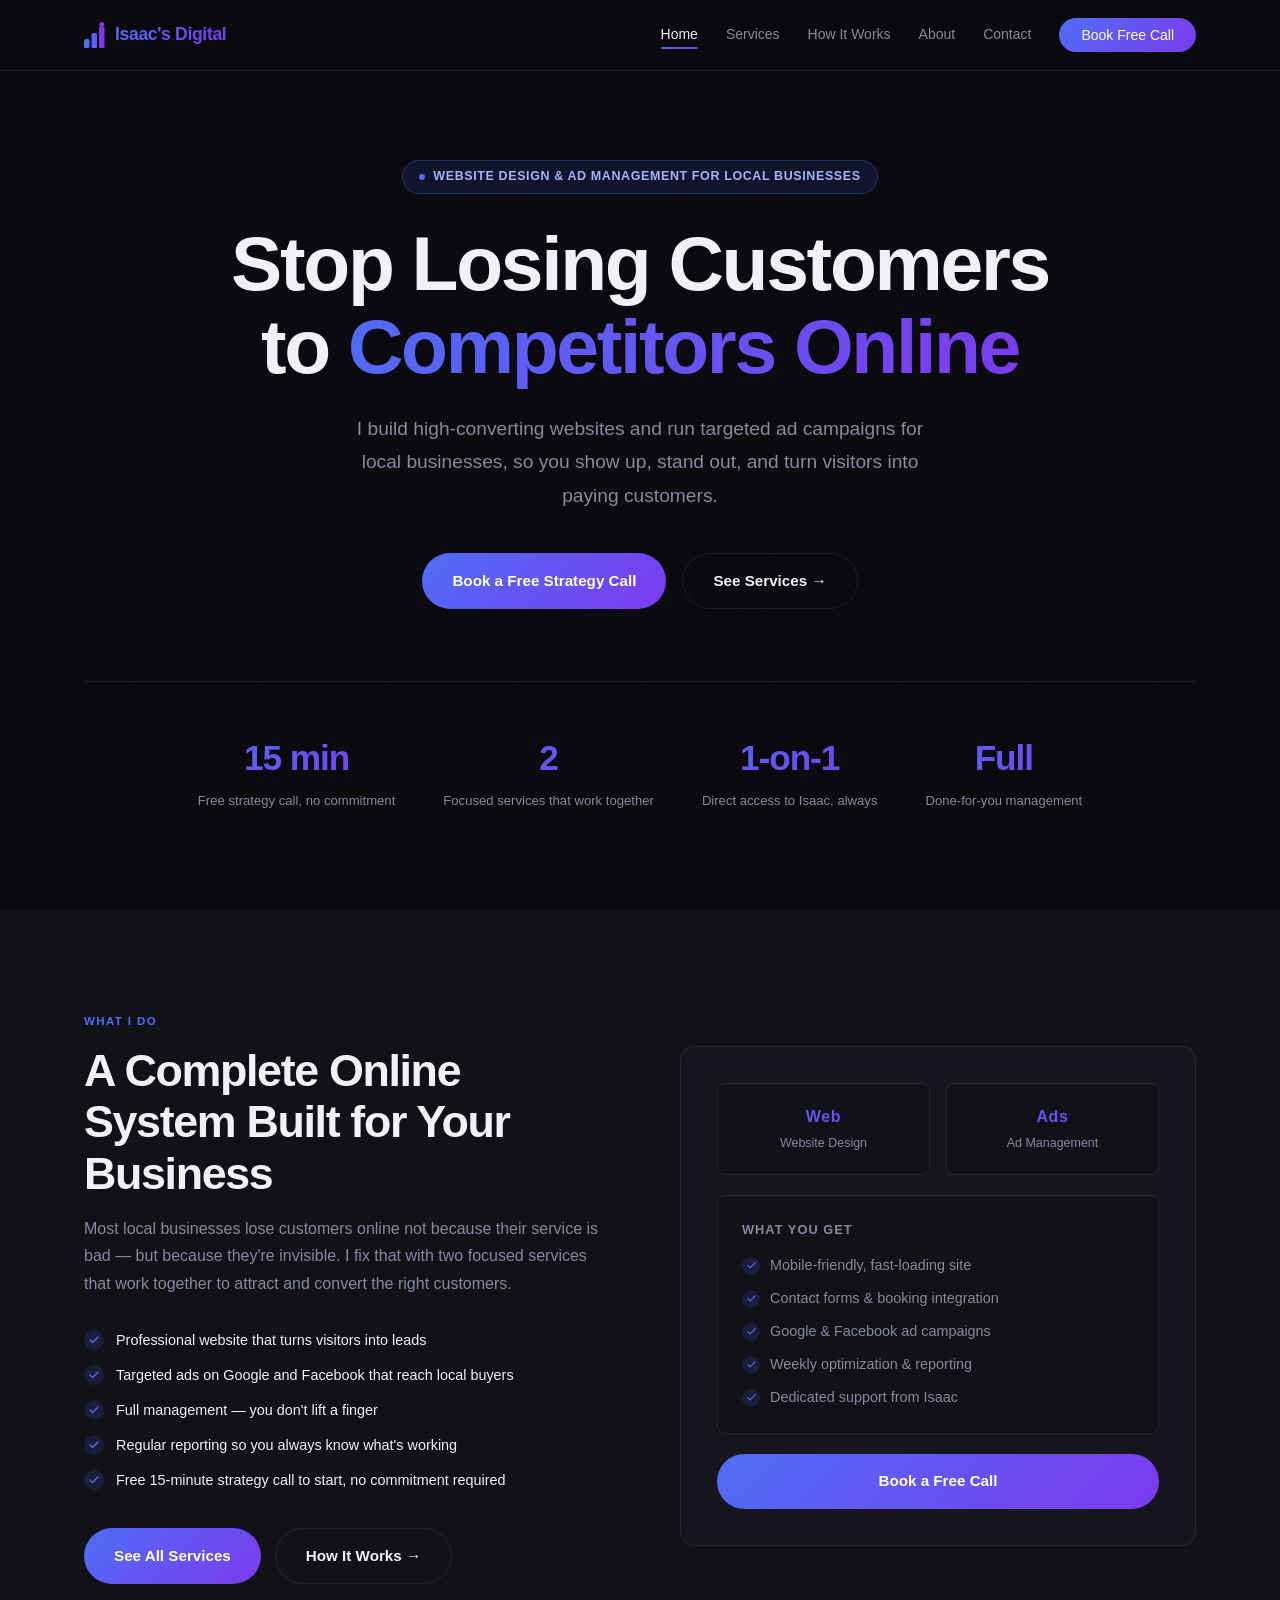
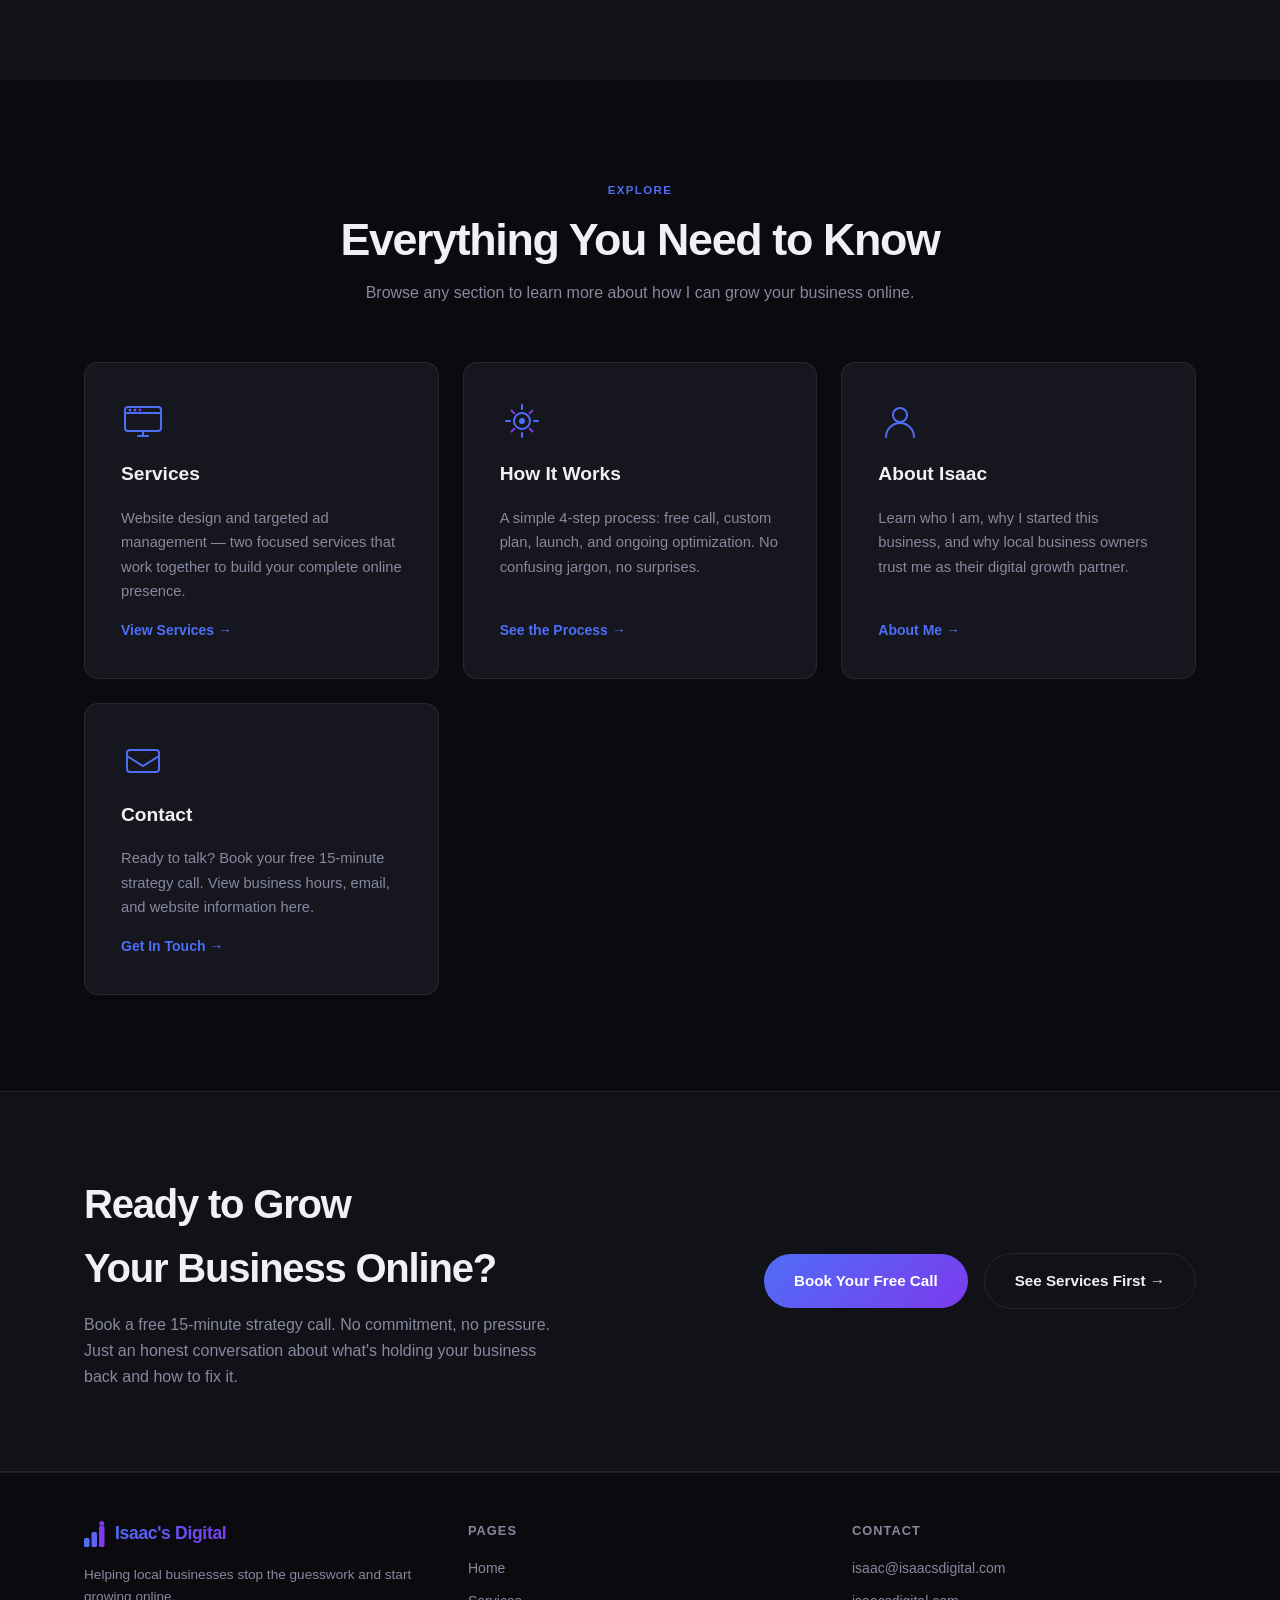
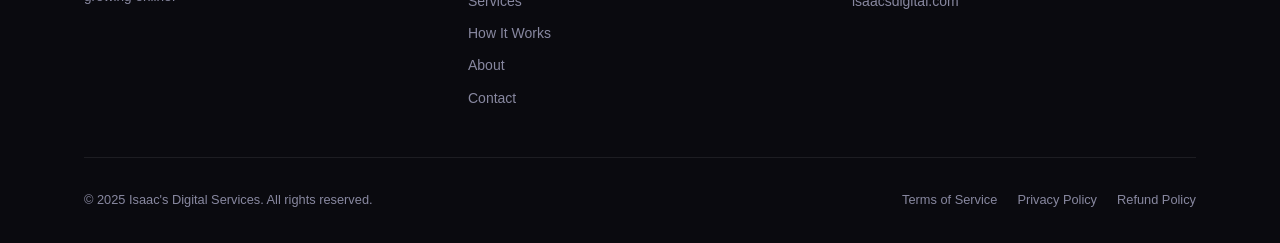
<file: index.html>
<!DOCTYPE html>
<html lang="en">
<head>
  <meta charset="UTF-8" />
  <meta name="viewport" content="width=device-width, initial-scale=1.0" />
  <meta http-equiv="Content-Security-Policy" content="default-src 'self'; script-src 'self' 'unsafe-inline'; style-src 'self' 'unsafe-inline' https://fonts.googleapis.com; font-src https://fonts.gstatic.com; img-src 'self' data: blob:; connect-src https://formspree.io https://zzdhxxclasgtshfwwxpe.supabase.co; base-uri 'self'; form-action 'self' https://formspree.io;" />
  <meta name="referrer" content="strict-origin-when-cross-origin" />
  <title>Isaac's Digital Services | Websites &amp; Ads for Local Businesses</title>
  <meta name="description" content="Isaac's Digital Services builds high-converting websites and runs targeted ad campaigns for local businesses. Book a free strategy call today." />
  <link rel="preconnect" href="https://fonts.googleapis.com" />
  <link rel="preconnect" href="https://fonts.gstatic.com" crossorigin />
  <link href="https://fonts.googleapis.com/css2?family=Inter:wght@300;400;500;600;700;800;900&display=swap" rel="stylesheet" />
  <link rel="stylesheet" href="styles.css" />
  <style>
    /* Home-specific styles */
    .hero-stats {
      display: flex; gap: 48px; justify-content: center; flex-wrap: wrap;
      margin-top: 72px; padding-top: 48px; border-top: 1px solid var(--border);
    }
    /* Preview cards */
    .preview-grid {
      display: grid; grid-template-columns: repeat(auto-fit, minmax(300px, 1fr)); gap: 24px;
    }
    .preview-card {
      background: var(--surface); border: 1px solid var(--border);
      border-radius: var(--radius); padding: 36px;
      display: flex; flex-direction: column; gap: 16px;
      transition: border-color 0.2s, transform 0.2s;
      position: relative; overflow: hidden;
    }
    .preview-card::before {
      content: ''; position: absolute; inset: 0;
      background: linear-gradient(135deg, rgba(79,110,247,0.05), rgba(124,58,237,0.05));
      opacity: 0; transition: opacity 0.3s;
    }
    .preview-card:hover { border-color: rgba(79,110,247,0.4); transform: translateY(-2px); }
    .preview-card:hover::before { opacity: 1; }
    .preview-card-icon { width: 44px; height: 44px; }
    .preview-card h3 { font-size: 1.2rem; font-weight: 700; }
    .preview-card p { color: var(--muted); font-size: 0.92rem; line-height: 1.65; flex: 1; }
    .preview-card .card-link {
      display: inline-flex; align-items: center; gap: 6px;
      font-size: 0.875rem; font-weight: 600; color: var(--accent);
      transition: gap 0.2s;
    }
    .preview-card .card-link:hover { gap: 10px; }
    /* Intro section */
    .intro-grid { display: grid; grid-template-columns: 1fr 1fr; gap: 80px; align-items: center; }
    .intro-visual {
      background: var(--surface); border: 1px solid var(--border);
      border-radius: var(--radius); padding: 36px; display: flex; flex-direction: column; gap: 20px;
    }
    .mini-stat-row { display: flex; gap: 16px; }
    .mini-stat {
      flex: 1; background: var(--bg2); border: 1px solid var(--border);
      border-radius: var(--radius-sm); padding: 20px; text-align: center;
    }
    .mini-stat-num { font-size: 1rem; font-weight: 800; background: var(--grad); -webkit-background-clip: text; -webkit-text-fill-color: transparent; letter-spacing: 0.04em; }
    .mini-stat-label { font-size: 0.78rem; color: var(--muted); margin-top: 4px; }
    .checklist { display: flex; flex-direction: column; gap: 12px; }
    .check-item { display: flex; gap: 12px; align-items: flex-start; font-size: 0.9rem; }
    .check-item::before {
      content: ''; flex-shrink: 0; width: 20px; height: 20px; border-radius: 50%;
      background: rgba(79,110,247,0.15);
      background-image: url("data:image/svg+xml,%3Csvg xmlns='http://www.w3.org/2000/svg' viewBox='0 0 24 24' fill='none' stroke='%234f6ef7' stroke-width='2.5' stroke-linecap='round' stroke-linejoin='round'%3E%3Cpolyline points='20 6 9 17 4 12'/%3E%3C/svg%3E");
      background-size: 12px; background-repeat: no-repeat; background-position: center; margin-top: 1px;
    }
    @media (max-width: 900px) { .intro-grid { grid-template-columns: 1fr; gap: 40px; } }
    .intro-sub { margin-top: 16px; }
    .intro-checklist { margin-top: 32px; }
    .intro-actions { margin-top: 36px; display: flex; gap: 14px; flex-wrap: wrap; }
    .intro-features-panel { background: var(--bg2); border: 1px solid var(--border); border-radius: var(--radius-sm); padding: 24px; }
    .intro-features-panel .panel-label { font-size: 0.8rem; color: var(--muted); text-transform: uppercase; letter-spacing: 0.08em; font-weight: 600; margin-bottom: 14px; }
  </style>
</head>
<body>

  <!-- NAV -->
  <nav>
    <div class="container nav-inner">
      <a href="index.html" class="site-logo">
        <svg width="22" height="26" viewBox="0 0 22 26" fill="none" aria-hidden="true"><rect x="0" y="17" width="5.5" height="9" rx="1.5" fill="#4f6ef7"/><rect x="7.5" y="11" width="5.5" height="15" rx="1.5" fill="#6060f5"/><rect x="15" y="5" width="5.5" height="21" rx="1.5" fill="#7c3aed"/><circle cx="17.75" cy="2.5" r="2.5" fill="#7c3aed"/></svg>
        <span class="logo-text">Isaac's Digital</span>
      </a>
      <div class="nav-links">
        <a href="index.html" class="active">Home</a>
        <a href="services.html">Services</a>
        <a href="how-it-works.html">How It Works</a>
        <a href="about.html">About</a>
        <a href="contact.html">Contact</a>
        <a href="https://calendly.com/isaacsdigitalservices/new-meeting" class="nav-cta">Book Free Call</a>
      </div>
      <button class="hamburger" id="hamburgerBtn" aria-label="Open menu">
        <span></span><span></span><span></span>
      </button>
    </div>
  </nav>

  <!-- MOBILE MENU -->
  <div class="mobile-menu" id="mobileMenu">
    <button class="close-menu" id="closeMenu" aria-label="Close menu">&#x2715;</button>
    <a href="index.html" class="active" onclick="closeMobile()">Home</a>
    <a href="services.html" onclick="closeMobile()">Services</a>
    <a href="how-it-works.html" onclick="closeMobile()">How It Works</a>
    <a href="about.html" onclick="closeMobile()">About</a>
    <a href="contact.html" onclick="closeMobile()">Contact</a>
    <a href="https://calendly.com/isaacsdigitalservices/new-meeting" class="nav-cta" onclick="closeMobile()">Book Free Call</a>
  </div>

  <!-- HERO -->
  <section class="hero">
    <div class="container">
      <div class="hero-badge fade-in">
        <span></span>
        Website Design &amp; Ad Management for Local Businesses
      </div>
      <h1 class="fade-in">
        Stop Losing Customers<br/>to <span class="highlight">Competitors Online</span>
      </h1>
      <p class="fade-in">
        I build high-converting websites and run targeted ad campaigns for local businesses,
        so you show up, stand out, and turn visitors into paying customers.
      </p>
      <div class="hero-actions fade-in">
        <a href="https://calendly.com/isaacsdigitalservices/new-meeting" class="btn-primary">Book a Free Strategy Call</a>
        <a href="services.html" class="btn-secondary">See Services &rarr;</a>
      </div>
      <div class="hero-stats fade-in">
        <div class="stat">
          <div class="stat-number">15 min</div>
          <div class="stat-label">Free strategy call, no commitment</div>
        </div>
        <div class="stat">
          <div class="stat-number">2</div>
          <div class="stat-label">Focused services that work together</div>
        </div>
        <div class="stat">
          <div class="stat-number">1-on-1</div>
          <div class="stat-label">Direct access to Isaac, always</div>
        </div>
        <div class="stat">
          <div class="stat-number">Full</div>
          <div class="stat-label">Done-for-you management</div>
        </div>
      </div>
    </div>
  </section>

  <!-- INTRO / WHAT I DO -->
  <section class="section alt">
    <div class="container">
      <div class="intro-grid">
        <div class="fade-in">
          <div class="section-label">What I Do</div>
          <h2 class="section-title">A Complete Online System Built for Your Business</h2>
          <p class="section-sub intro-sub">
            Most local businesses lose customers online not because their service is bad —
            but because they're invisible. I fix that with two focused services that work together
            to attract and convert the right customers.
          </p>
          <div class="checklist intro-checklist">
            <div class="check-item">Professional website that turns visitors into leads</div>
            <div class="check-item">Targeted ads on Google and Facebook that reach local buyers</div>
            <div class="check-item">Full management — you don't lift a finger</div>
            <div class="check-item">Regular reporting so you always know what's working</div>
            <div class="check-item">Free 15-minute strategy call to start, no commitment required</div>
          </div>
          <div class="intro-actions">
            <a href="services.html" class="btn-primary">See All Services</a>
            <a href="how-it-works.html" class="btn-secondary">How It Works &rarr;</a>
          </div>
        </div>
        <div class="intro-visual fade-in">
          <div class="mini-stat-row">
            <div class="mini-stat">
              <div class="mini-stat-num">Web</div>
              <div class="mini-stat-label">Website Design</div>
            </div>
            <div class="mini-stat">
              <div class="mini-stat-num">Ads</div>
              <div class="mini-stat-label">Ad Management</div>
            </div>
          </div>
          <div class="intro-features-panel">
            <div class="panel-label">What you get</div>
            <ul class="feature-list">
              <li>Mobile-friendly, fast-loading site</li>
              <li>Contact forms &amp; booking integration</li>
              <li>Google &amp; Facebook ad campaigns</li>
              <li>Weekly optimization &amp; reporting</li>
              <li>Dedicated support from Isaac</li>
            </ul>
          </div>
          <a href="https://calendly.com/isaacsdigitalservices/new-meeting" class="btn-primary btn-full">
            Book a Free Call
          </a>
        </div>
      </div>
    </div>
  </section>

  <!-- PREVIEW PAGES -->
  <section class="section">
    <div class="container">
      <div class="section-header center fade-in">
        <div class="section-label">Explore</div>
        <h2 class="section-title">Everything You Need to Know</h2>
        <p class="section-sub">Browse any section to learn more about how I can grow your business online.</p>
      </div>
      <div class="preview-grid">
        <a href="services.html" class="preview-card fade-in">
          <div class="preview-card-icon">
            <svg width="44" height="44" viewBox="0 0 44 44" fill="none" aria-hidden="true"><rect x="4" y="8" width="36" height="24" rx="3" stroke="#4f6ef7" stroke-width="2"/><path d="M4 14h36" stroke="#4f6ef7" stroke-width="2"/><circle cx="9" cy="11" r="1.5" fill="#4f6ef7"/><circle cx="14" cy="11" r="1.5" fill="#6060f5"/><circle cx="19" cy="11" r="1.5" fill="#7c3aed"/><rect x="16" y="36" width="12" height="2" rx="1" fill="#4f6ef7"/><path d="M22 32v4" stroke="#4f6ef7" stroke-width="2"/></svg>
          </div>
          <h3>Services</h3>
          <p>Website design and targeted ad management — two focused services that work together to build your complete online presence.</p>
          <span class="card-link">View Services &rarr;</span>
        </a>
        <a href="how-it-works.html" class="preview-card fade-in fade-in-delay-1">
          <div class="preview-card-icon">
            <svg width="44" height="44" viewBox="0 0 44 44" fill="none" aria-hidden="true"><circle cx="22" cy="22" r="8" stroke="#4f6ef7" stroke-width="2"/><circle cx="22" cy="22" r="3" fill="#4f6ef7"/><path d="M22 6v4M22 34v4M6 22h4M34 22h4" stroke="#4f6ef7" stroke-width="2" stroke-linecap="round"/><path d="M11.5 11.5l2.8 2.8M29.7 29.7l2.8 2.8M32.5 11.5l-2.8 2.8M14.3 29.7l-2.8 2.8" stroke="#7c3aed" stroke-width="2" stroke-linecap="round"/></svg>
          </div>
          <h3>How It Works</h3>
          <p>A simple 4-step process: free call, custom plan, launch, and ongoing optimization. No confusing jargon, no surprises.</p>
          <span class="card-link">See the Process &rarr;</span>
        </a>
        <a href="about.html" class="preview-card fade-in fade-in-delay-2">
          <div class="preview-card-icon">
            <svg width="44" height="44" viewBox="0 0 44 44" fill="none" aria-hidden="true"><circle cx="22" cy="16" r="7" stroke="#4f6ef7" stroke-width="2"/><path d="M8 38c0-7.732 6.268-14 14-14s14 6.268 14 14" stroke="#4f6ef7" stroke-width="2" stroke-linecap="round"/></svg>
          </div>
          <h3>About Isaac</h3>
          <p>Learn who I am, why I started this business, and why local business owners trust me as their digital growth partner.</p>
          <span class="card-link">About Me &rarr;</span>
        </a>
        <a href="contact.html" class="preview-card fade-in fade-in-delay-3">
          <div class="preview-card-icon">
            <svg width="44" height="44" viewBox="0 0 44 44" fill="none" aria-hidden="true"><rect x="6" y="10" width="32" height="22" rx="3" stroke="#4f6ef7" stroke-width="2"/><path d="M6 16l16 10 16-10" stroke="#4f6ef7" stroke-width="2" stroke-linecap="round"/></svg>
          </div>
          <h3>Contact</h3>
          <p>Ready to talk? Book your free 15-minute strategy call. View business hours, email, and website information here.</p>
          <span class="card-link">Get In Touch &rarr;</span>
        </a>
      </div>
    </div>
  </section>

  <!-- REVIEWS -->
  <section class="section alt" id="reviews-section" style="display:none;">
    <div class="container">
      <div class="section-header center fade-in">
        <div class="section-label">Client Reviews</div>
        <h2 class="section-title">What Clients Are Saying</h2>
        <p class="section-sub">Real feedback from local business owners I've worked with.</p>
      </div>
      <div class="grid-auto" id="reviews-grid"></div>
    </div>
  </section>

  <!-- CTA BAND -->
  <div class="cta-band">
    <div class="container">
      <div class="cta-inner">
        <div class="cta-text fade-in">
          <h2>Ready to Grow<br/>Your Business Online?</h2>
          <p>Book a free 15-minute strategy call. No commitment, no pressure. Just an honest conversation about what's holding your business back and how to fix it.</p>
        </div>
        <div class="cta-actions fade-in">
          <a href="https://calendly.com/isaacsdigitalservices/new-meeting" class="btn-primary">Book Your Free Call</a>
          <a href="services.html" class="btn-secondary">See Services First &rarr;</a>
        </div>
      </div>
    </div>
  </div>

  <!-- FOOTER -->
  <footer>
    <div class="container">
      <div class="footer-top">
        <div>
          <a href="index.html" class="site-logo">
            <svg width="22" height="26" viewBox="0 0 22 26" fill="none" aria-hidden="true"><rect x="0" y="17" width="5.5" height="9" rx="1.5" fill="#4f6ef7"/><rect x="7.5" y="11" width="5.5" height="15" rx="1.5" fill="#6060f5"/><rect x="15" y="5" width="5.5" height="21" rx="1.5" fill="#7c3aed"/><circle cx="17.75" cy="2.5" r="2.5" fill="#7c3aed"/></svg>
            <span class="logo-text">Isaac's Digital</span>
          </a>
          <p class="footer-tagline">Helping local businesses stop the guesswork and start growing online.</p>
        </div>
        <div>
          <div class="footer-col-title">Pages</div>
          <div class="footer-col-links">
            <a href="index.html">Home</a>
            <a href="services.html">Services</a>
            <a href="how-it-works.html">How It Works</a>
            <a href="about.html">About</a>
            <a href="contact.html">Contact</a>
          </div>
        </div>
        <div>
          <div class="footer-col-title">Contact</div>
          <div class="footer-col-links">
            <a href="mailto:isaac@isaacsdigital.com">isaac@isaacsdigital.com</a>
            <a href="https://isaacsdigital.com" style="color:var(--muted);">isaacsdigital.com</a>
          </div>
        </div>
      </div>
      <div class="footer-bottom">
        <div class="footer-copy">&copy; 2025 Isaac's Digital Services. All rights reserved.</div>
        <div class="footer-legal">
          <a href="terms-of-service.html">Terms of Service</a>
          <a href="privacy-policy.html">Privacy Policy</a>
          <a href="refund-policy.html">Refund Policy</a>
        </div>
      </div>
    </div>
  </footer>

  <script src="/js/reviews.js"></script>
  <script src="/js/main.js"></script>
</body>
</html>
</file>
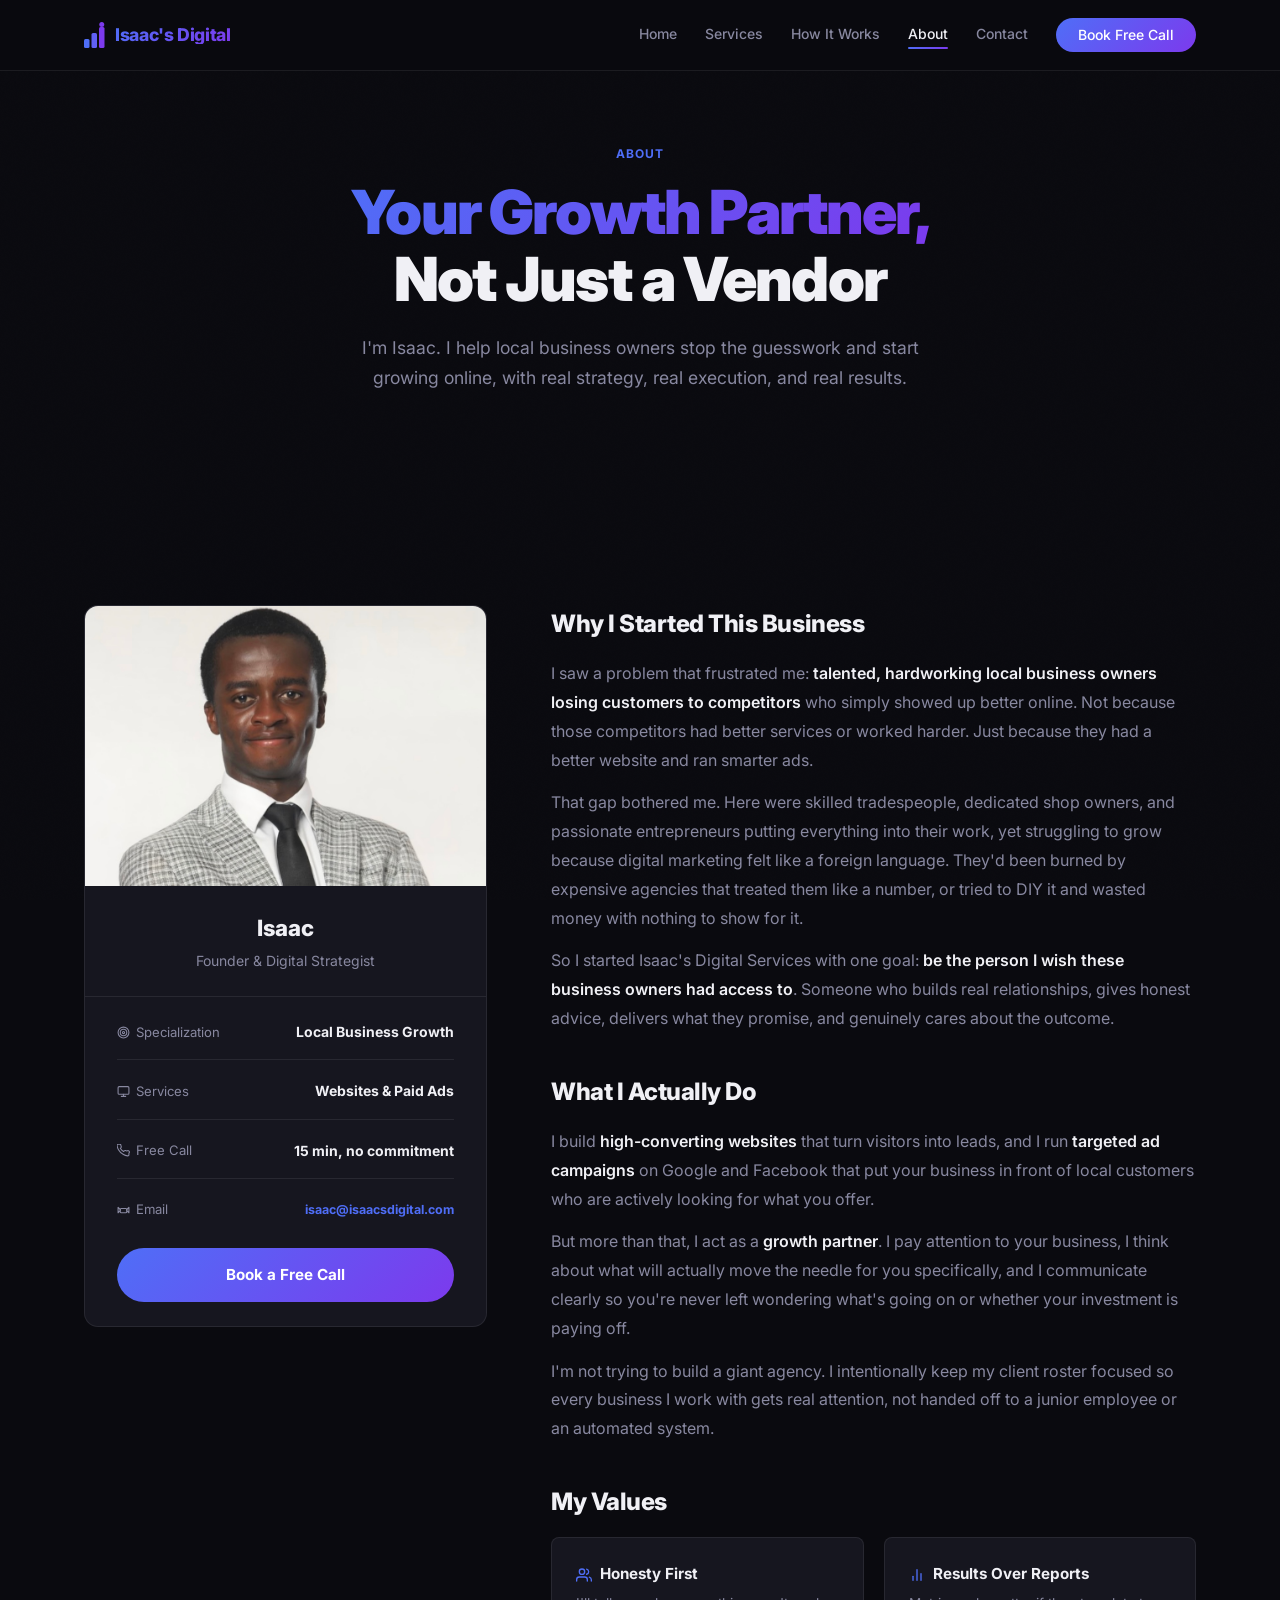
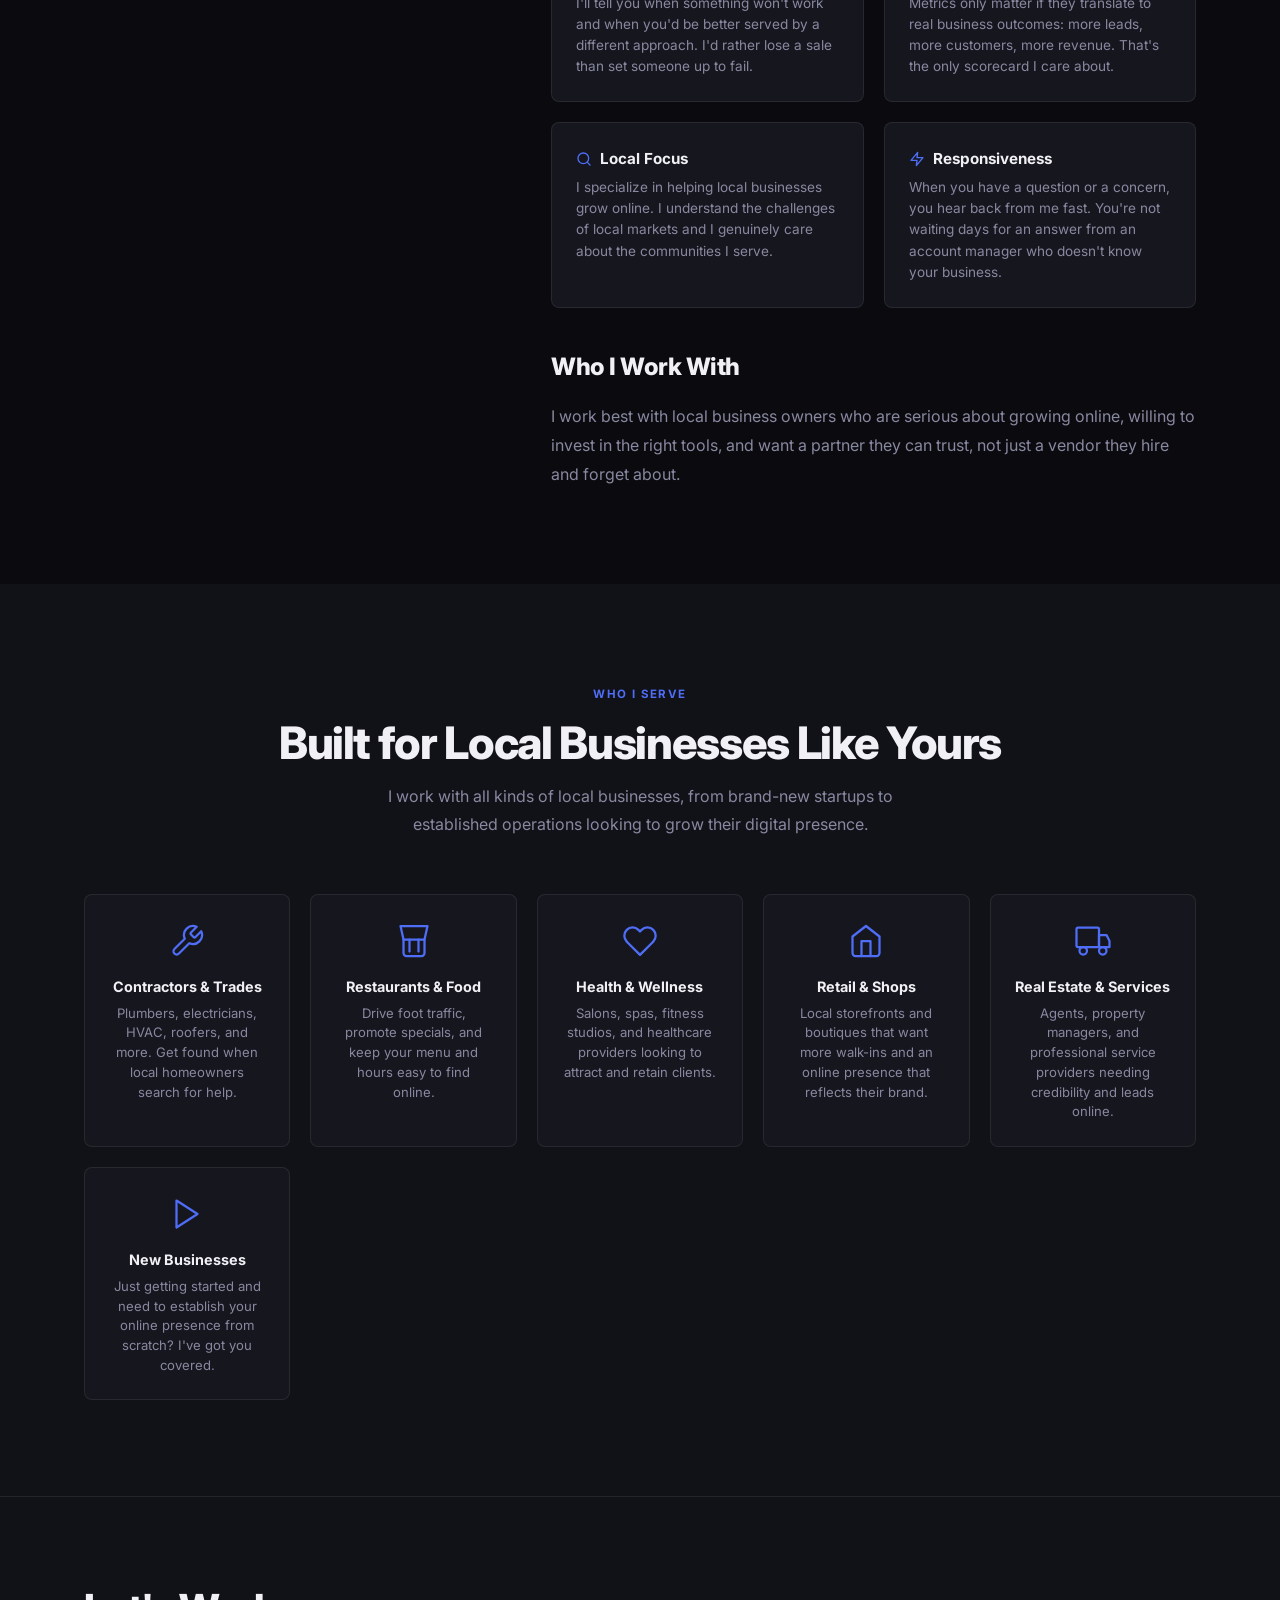
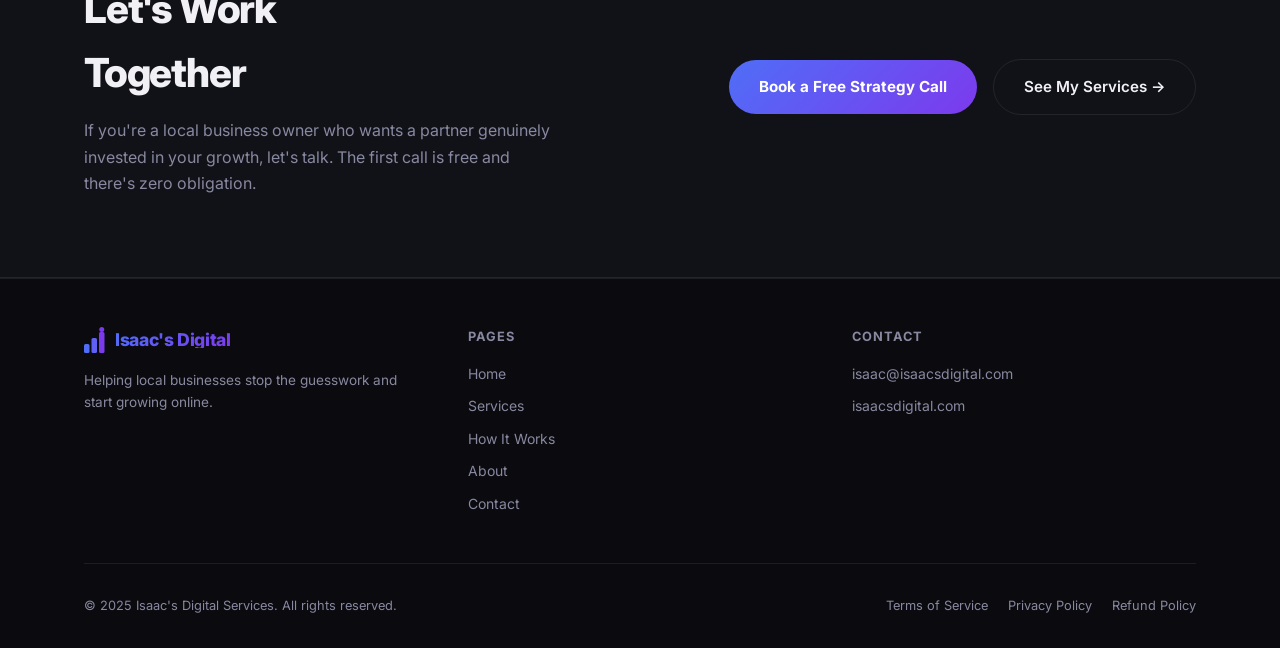
<file: about.html>
<!DOCTYPE html>
<html lang="en">
<head>
  <meta charset="UTF-8" />
  <meta name="viewport" content="width=device-width, initial-scale=1.0" />
  <title>About | Isaac's Digital Services</title>
  <meta name="description" content="Learn about Isaac, why he started Isaac's Digital Services, what drives him, and why local business owners trust him as their digital growth partner." />
  <link rel="preconnect" href="https://fonts.googleapis.com" />
  <link rel="preconnect" href="https://fonts.gstatic.com" crossorigin />
  <link href="https://fonts.googleapis.com/css2?family=Inter:wght@300;400;500;600;700;800;900&display=swap" rel="stylesheet" />
  <link rel="stylesheet" href="styles.css" />
  <style>
    .story-grid { display: grid; grid-template-columns: 1fr 1.6fr; gap: 64px; align-items: start; }
    .profile-card {
      background: var(--surface); border: 1px solid var(--border);
      border-radius: var(--radius); overflow: hidden; position: sticky; top: 100px;
    }
    .profile-photo-wrap {
      width: 100%; overflow: hidden; line-height: 0;
    }
    .profile-photo-wrap img {
      width: 100%; height: 280px; object-fit: cover; object-position: top; display: block;
    }
    .profile-name-block {
      padding: 24px 32px 4px; text-align: center; border-bottom: 1px solid var(--border);
    }
    .profile-name { font-size: 1.4rem; font-weight: 800; margin-bottom: 4px; }
    .profile-title { font-size: 0.875rem; color: var(--muted); padding-bottom: 20px; }
    .profile-body { padding: 24px 32px; display: flex; flex-direction: column; gap: 20px; }
    .profile-cta { margin-top: 8px; }
    .profile-stat { display: flex; justify-content: space-between; align-items: center; padding-bottom: 16px; border-bottom: 1px solid var(--border); }
    .profile-stat:last-of-type { border-bottom: none; padding-bottom: 0; }
    .profile-stat-label { font-size: 0.82rem; color: var(--muted); display: flex; align-items: center; gap: 6px; }
    .profile-stat-value { font-size: 0.875rem; font-weight: 700; text-align: right; }
    .story-content { display: flex; flex-direction: column; gap: 40px; }
    .story-section h2 { font-size: 1.5rem; font-weight: 800; letter-spacing: -0.02em; margin-bottom: 16px; }
    .story-section p { font-size: 1rem; color: var(--muted); line-height: 1.8; margin-bottom: 14px; }
    .story-section p:last-child { margin-bottom: 0; }
    .story-section p strong { color: var(--text); font-weight: 600; }
    .values-grid { display: grid; grid-template-columns: 1fr 1fr; gap: 20px; margin-top: 12px; }
    .value-card {
      background: var(--surface); border: 1px solid var(--border);
      border-radius: var(--radius-sm); padding: 24px;
    }
    .value-card h4 { font-size: 0.95rem; font-weight: 700; margin-bottom: 6px; display: flex; align-items: center; gap: 8px; }
    .value-card p { font-size: 0.85rem; color: var(--muted); line-height: 1.55; }
    .testimonials-grid { display: grid; grid-template-columns: repeat(auto-fit, minmax(300px, 1fr)); gap: 24px; }
    .who-grid { display: grid; grid-template-columns: repeat(auto-fit, minmax(200px, 1fr)); gap: 20px; }
    .who-card {
      background: var(--surface); border: 1px solid var(--border);
      border-radius: var(--radius-sm); padding: 24px; text-align: center;
    }
    .who-card-icon { margin: 0 auto 12px; width: 44px; height: 44px; display: flex; align-items: center; justify-content: center; }
    .who-card h4 { font-size: 0.9rem; font-weight: 700; margin-bottom: 6px; }
    .who-card p { font-size: 0.82rem; color: var(--muted); line-height: 1.5; }
    @media (max-width: 900px) {
      .story-grid { grid-template-columns: 1fr; }
      .profile-card { position: static; }
      .values-grid { grid-template-columns: 1fr; }
    }
  </style>
</head>
<body>

  <!-- NAV -->
  <nav>
    <div class="container nav-inner">
      <a href="index.html" class="site-logo">
        <svg width="22" height="26" viewBox="0 0 22 26" fill="none" aria-hidden="true"><rect x="0" y="17" width="5.5" height="9" rx="1.5" fill="#4f6ef7"/><rect x="7.5" y="11" width="5.5" height="15" rx="1.5" fill="#6060f5"/><rect x="15" y="5" width="5.5" height="21" rx="1.5" fill="#7c3aed"/><circle cx="17.75" cy="2.5" r="2.5" fill="#7c3aed"/></svg>
        <span class="logo-text">Isaac's Digital</span>
      </a>
      <div class="nav-links">
        <a href="index.html">Home</a>
        <a href="services.html">Services</a>
        <a href="how-it-works.html">How It Works</a>
        <a href="about.html" class="active">About</a>
        <a href="contact.html">Contact</a>
        <a href="https://calendly.com/isaacsdigitalservices/new-meeting" class="nav-cta">Book Free Call</a>
      </div>
      <button class="hamburger" id="hamburgerBtn" aria-label="Open menu">
        <span></span><span></span><span></span>
      </button>
    </div>
  </nav>

  <div class="mobile-menu" id="mobileMenu">
    <button class="close-menu" id="closeMenu">&#x2715;</button>
    <a href="index.html" onclick="closeMobile()">Home</a>
    <a href="services.html" onclick="closeMobile()">Services</a>
    <a href="how-it-works.html" onclick="closeMobile()">How It Works</a>
    <a href="about.html" class="active" onclick="closeMobile()">About</a>
    <a href="contact.html" onclick="closeMobile()">Contact</a>
    <a href="https://calendly.com/isaacsdigitalservices/new-meeting" class="nav-cta" onclick="closeMobile()">Book Free Call</a>
  </div>

  <!-- PAGE HERO -->
  <section class="page-hero">
    <div class="container">
      <div class="label fade-in">About</div>
      <h1 class="fade-in"><span class="highlight">Your Growth Partner,</span><br/>Not Just a Vendor</h1>
      <p class="fade-in">I'm Isaac. I help local business owners stop the guesswork and start growing online, with real strategy, real execution, and real results.</p>
    </div>
  </section>

  <!-- STORY + PROFILE -->
  <section class="section">
    <div class="container">
      <div class="story-grid">
        <div class="profile-card fade-in">
          <div class="profile-photo-wrap">
            <img src="about-photo.jpg.jpg" style="width:100%;height:280px;object-fit:cover;object-position:top;" alt="Isaac" />
          </div>
          <div class="profile-name-block">
            <div class="profile-name">Isaac</div>
            <div class="profile-title">Founder &amp; Digital Strategist</div>
          </div>
          <div class="profile-body">
            <div class="profile-stat">
              <span class="profile-stat-label">
                <svg width="13" height="13" viewBox="0 0 24 24" fill="none" stroke="#8888a0" stroke-width="2" stroke-linecap="round" stroke-linejoin="round" aria-hidden="true"><circle cx="12" cy="12" r="10"/><circle cx="12" cy="12" r="6"/><circle cx="12" cy="12" r="2"/></svg>
                Specialization
              </span>
              <span class="profile-stat-value">Local Business Growth</span>
            </div>
            <div class="profile-stat">
              <span class="profile-stat-label">
                <svg width="13" height="13" viewBox="0 0 24 24" fill="none" stroke="#8888a0" stroke-width="2" stroke-linecap="round" stroke-linejoin="round" aria-hidden="true"><rect x="2" y="3" width="20" height="14" rx="2"/><line x1="8" y1="21" x2="16" y2="21"/><line x1="12" y1="17" x2="12" y2="21"/></svg>
                Services
              </span>
              <span class="profile-stat-value">Websites &amp; Paid Ads</span>
            </div>
            <div class="profile-stat">
              <span class="profile-stat-label">
                <svg width="13" height="13" viewBox="0 0 24 24" fill="none" stroke="#8888a0" stroke-width="2" stroke-linecap="round" stroke-linejoin="round" aria-hidden="true"><path d="M22 16.92v3a2 2 0 01-2.18 2 19.79 19.79 0 01-8.63-3.07A19.5 19.5 0 013.07 11 19.79 19.79 0 01.1 2.38 2 2 0 012.07.18h3a2 2 0 012 1.72c.127.96.361 1.903.7 2.81a2 2 0 01-.45 2.11L6.09 7.91a16 16 0 006 6l1.27-1.27a2 2 0 012.11-.45c.907.339 1.85.573 2.81.7A2 2 0 0122 16.92z"/></svg>
                Free Call
              </span>
              <span class="profile-stat-value">15 min, no commitment</span>
            </div>
            <div class="profile-stat">
              <span class="profile-stat-label">
                <svg width="13" height="13" viewBox="0 0 24 24" fill="none" stroke="#8888a0" stroke-width="2" stroke-linecap="round" stroke-linejoin="round" aria-hidden="true"><rect x="6" y="10" width="12" height="8" rx="2"/><path d="M6 14l-4 4V8l4 4"/><path d="M18 14l4 4V8l-4 4"/></svg>
                Email
              </span>
              <span class="profile-stat-value" style="font-size:0.78rem;"><a href="mailto:isaac@isaacsdigital.com" style="color:var(--accent);">isaac@isaacsdigital.com</a></span>
            </div>
            <a href="https://calendly.com/isaacsdigitalservices/new-meeting" class="btn-primary btn-full profile-cta">Book a Free Call</a>
          </div>
        </div>

        <div class="story-content">
          <div class="story-section fade-in">
            <h2>Why I Started This Business</h2>
            <p>I saw a problem that frustrated me: <strong>talented, hardworking local business owners losing customers to competitors</strong> who simply showed up better online. Not because those competitors had better services or worked harder. Just because they had a better website and ran smarter ads.</p>
            <p>That gap bothered me. Here were skilled tradespeople, dedicated shop owners, and passionate entrepreneurs putting everything into their work, yet struggling to grow because digital marketing felt like a foreign language. They'd been burned by expensive agencies that treated them like a number, or tried to DIY it and wasted money with nothing to show for it.</p>
            <p>So I started Isaac's Digital Services with one goal: <strong>be the person I wish these business owners had access to</strong>. Someone who builds real relationships, gives honest advice, delivers what they promise, and genuinely cares about the outcome.</p>
          </div>

          <div class="story-section fade-in">
            <h2>What I Actually Do</h2>
            <p>I build <strong>high-converting websites</strong> that turn visitors into leads, and I run <strong>targeted ad campaigns</strong> on Google and Facebook that put your business in front of local customers who are actively looking for what you offer.</p>
            <p>But more than that, I act as a <strong>growth partner</strong>. I pay attention to your business, I think about what will actually move the needle for you specifically, and I communicate clearly so you're never left wondering what's going on or whether your investment is paying off.</p>
            <p>I'm not trying to build a giant agency. I intentionally keep my client roster focused so every business I work with gets real attention, not handed off to a junior employee or an automated system.</p>
          </div>

          <div class="story-section fade-in">
            <h2>My Values</h2>
            <div class="values-grid">
              <div class="value-card">
                <h4>
                  <svg width="16" height="16" viewBox="0 0 24 24" fill="none" stroke="#4f6ef7" stroke-width="2" stroke-linecap="round" stroke-linejoin="round" aria-hidden="true"><path d="M17 21v-2a4 4 0 00-4-4H5a4 4 0 00-4 4v2"/><circle cx="9" cy="7" r="4"/><path d="M23 21v-2a4 4 0 00-3-3.87"/><path d="M16 3.13a4 4 0 010 7.75"/></svg>
                  Honesty First
                </h4>
                <p>I'll tell you when something won't work and when you'd be better served by a different approach. I'd rather lose a sale than set someone up to fail.</p>
              </div>
              <div class="value-card">
                <h4>
                  <svg width="16" height="16" viewBox="0 0 24 24" fill="none" stroke="#4f6ef7" stroke-width="2" stroke-linecap="round" stroke-linejoin="round" aria-hidden="true"><line x1="18" y1="20" x2="18" y2="10"/><line x1="12" y1="20" x2="12" y2="4"/><line x1="6" y1="20" x2="6" y2="14"/></svg>
                  Results Over Reports
                </h4>
                <p>Metrics only matter if they translate to real business outcomes: more leads, more customers, more revenue. That's the only scorecard I care about.</p>
              </div>
              <div class="value-card">
                <h4>
                  <svg width="16" height="16" viewBox="0 0 24 24" fill="none" stroke="#4f6ef7" stroke-width="2" stroke-linecap="round" stroke-linejoin="round" aria-hidden="true"><circle cx="11" cy="11" r="8"/><line x1="21" y1="21" x2="16.65" y2="16.65"/></svg>
                  Local Focus
                </h4>
                <p>I specialize in helping local businesses grow online. I understand the challenges of local markets and I genuinely care about the communities I serve.</p>
              </div>
              <div class="value-card">
                <h4>
                  <svg width="16" height="16" viewBox="0 0 24 24" fill="none" stroke="#4f6ef7" stroke-width="2" stroke-linecap="round" stroke-linejoin="round" aria-hidden="true"><polygon points="13 2 3 14 12 14 11 22 21 10 12 10 13 2"/></svg>
                  Responsiveness
                </h4>
                <p>When you have a question or a concern, you hear back from me fast. You're not waiting days for an answer from an account manager who doesn't know your business.</p>
              </div>
            </div>
          </div>

          <div class="story-section fade-in">
            <h2>Who I Work With</h2>
            <p>I work best with local business owners who are serious about growing online, willing to invest in the right tools, and want a partner they can trust, not just a vendor they hire and forget about.</p>
          </div>
        </div>
      </div>
    </div>
  </section>

  <!-- WHO I SERVE -->
  <section class="section alt">
    <div class="container">
      <div class="section-header center fade-in">
        <div class="section-label">Who I Serve</div>
        <h2 class="section-title">Built for Local Businesses Like Yours</h2>
        <p class="section-sub">I work with all kinds of local businesses, from brand-new startups to established operations looking to grow their digital presence.</p>
      </div>
      <div class="who-grid">
        <div class="who-card fade-in">
          <div class="who-card-icon">
            <svg width="36" height="36" viewBox="0 0 24 24" fill="none" stroke="#4f6ef7" stroke-width="1.5" stroke-linecap="round" stroke-linejoin="round" aria-hidden="true"><path d="M14.7 6.3a1 1 0 000 1.4l1.6 1.6a1 1 0 001.4 0l3.77-3.77a6 6 0 01-7.94 7.94l-6.91 6.91a2.12 2.12 0 01-3-3l6.91-6.91a6 6 0 017.94-7.94l-3.76 3.76z"/></svg>
          </div>
          <h4>Contractors &amp; Trades</h4>
          <p>Plumbers, electricians, HVAC, roofers, and more. Get found when local homeowners search for help.</p>
        </div>
        <div class="who-card fade-in">
          <div class="who-card-icon">
            <svg width="36" height="36" viewBox="0 0 24 24" fill="none" stroke="#4f6ef7" stroke-width="1.5" stroke-linecap="round" stroke-linejoin="round" aria-hidden="true"><path d="M3 2h18l-2 9H5L3 2z"/><path d="M5 11v9a2 2 0 002 2h10a2 2 0 002-2v-9"/><path d="M9 11v8"/><path d="M15 11v8"/></svg>
          </div>
          <h4>Restaurants &amp; Food</h4>
          <p>Drive foot traffic, promote specials, and keep your menu and hours easy to find online.</p>
        </div>
        <div class="who-card fade-in">
          <div class="who-card-icon">
            <svg width="36" height="36" viewBox="0 0 24 24" fill="none" stroke="#4f6ef7" stroke-width="1.5" stroke-linecap="round" stroke-linejoin="round" aria-hidden="true"><path d="M20.84 4.61a5.5 5.5 0 00-7.78 0L12 5.67l-1.06-1.06a5.5 5.5 0 00-7.78 7.78l1.06 1.06L12 21.23l7.78-7.78 1.06-1.06a5.5 5.5 0 000-7.78z"/></svg>
          </div>
          <h4>Health &amp; Wellness</h4>
          <p>Salons, spas, fitness studios, and healthcare providers looking to attract and retain clients.</p>
        </div>
        <div class="who-card fade-in">
          <div class="who-card-icon">
            <svg width="36" height="36" viewBox="0 0 24 24" fill="none" stroke="#4f6ef7" stroke-width="1.5" stroke-linecap="round" stroke-linejoin="round" aria-hidden="true"><path d="M3 9l9-7 9 7v11a2 2 0 01-2 2H5a2 2 0 01-2-2z"/><polyline points="9 22 9 12 15 12 15 22"/></svg>
          </div>
          <h4>Retail &amp; Shops</h4>
          <p>Local storefronts and boutiques that want more walk-ins and an online presence that reflects their brand.</p>
        </div>
        <div class="who-card fade-in">
          <div class="who-card-icon">
            <svg width="36" height="36" viewBox="0 0 24 24" fill="none" stroke="#4f6ef7" stroke-width="1.5" stroke-linecap="round" stroke-linejoin="round" aria-hidden="true"><rect x="1" y="3" width="15" height="13" rx="1"/><path d="M16 8h5l2 4v4h-7V8z"/><circle cx="5.5" cy="18.5" r="2.5"/><circle cx="18.5" cy="18.5" r="2.5"/></svg>
          </div>
          <h4>Real Estate &amp; Services</h4>
          <p>Agents, property managers, and professional service providers needing credibility and leads online.</p>
        </div>
        <div class="who-card fade-in">
          <div class="who-card-icon">
            <svg width="36" height="36" viewBox="0 0 24 24" fill="none" stroke="#4f6ef7" stroke-width="1.5" stroke-linecap="round" stroke-linejoin="round" aria-hidden="true"><polygon points="5 3 19 12 5 21 5 3"/></svg>
          </div>
          <h4>New Businesses</h4>
          <p>Just getting started and need to establish your online presence from scratch? I've got you covered.</p>
        </div>
      </div>
    </div>
  </section>

  <!-- CTA -->
  <div class="cta-band">
    <div class="container">
      <div class="cta-inner">
        <div class="cta-text fade-in">
          <h2>Let's Work<br/>Together</h2>
          <p>If you're a local business owner who wants a partner genuinely invested in your growth, let's talk. The first call is free and there's zero obligation.</p>
        </div>
        <div class="cta-actions fade-in">
          <a href="https://calendly.com/isaacsdigitalservices/new-meeting" class="btn-primary">Book a Free Strategy Call</a>
          <a href="services.html" class="btn-secondary">See My Services &rarr;</a>
        </div>
      </div>
    </div>
  </div>

  <!-- FOOTER -->
  <footer>
    <div class="container">
      <div class="footer-top">
        <div>
          <a href="index.html" class="site-logo">
            <svg width="22" height="26" viewBox="0 0 22 26" fill="none" aria-hidden="true"><rect x="0" y="17" width="5.5" height="9" rx="1.5" fill="#4f6ef7"/><rect x="7.5" y="11" width="5.5" height="15" rx="1.5" fill="#6060f5"/><rect x="15" y="5" width="5.5" height="21" rx="1.5" fill="#7c3aed"/><circle cx="17.75" cy="2.5" r="2.5" fill="#7c3aed"/></svg>
            <span class="logo-text">Isaac's Digital</span>
          </a>
          <p class="footer-tagline">Helping local businesses stop the guesswork and start growing online.</p>
        </div>
        <div>
          <div class="footer-col-title">Pages</div>
          <div class="footer-col-links">
            <a href="index.html">Home</a>
            <a href="services.html">Services</a>
            <a href="how-it-works.html">How It Works</a>
            <a href="about.html">About</a>
            <a href="contact.html">Contact</a>
          </div>
        </div>
        <div>
          <div class="footer-col-title">Contact</div>
          <div class="footer-col-links">
            <a href="mailto:isaac@isaacsdigital.com">isaac@isaacsdigital.com</a>
            <a href="https://isaacsdigital.com" style="color:var(--muted);">isaacsdigital.com</a>
          </div>
        </div>
      </div>
      <div class="footer-bottom">
        <div class="footer-copy">&copy; 2025 Isaac's Digital Services. All rights reserved.</div>
        <div class="footer-legal">
          <a href="terms-of-service.html">Terms of Service</a>
          <a href="privacy-policy.html">Privacy Policy</a>
          <a href="refund-policy.html">Refund Policy</a>
        </div>
      </div>
    </div>
  </footer>

  <script src="/js/main.js"></script>
</body>
</html>
</file>
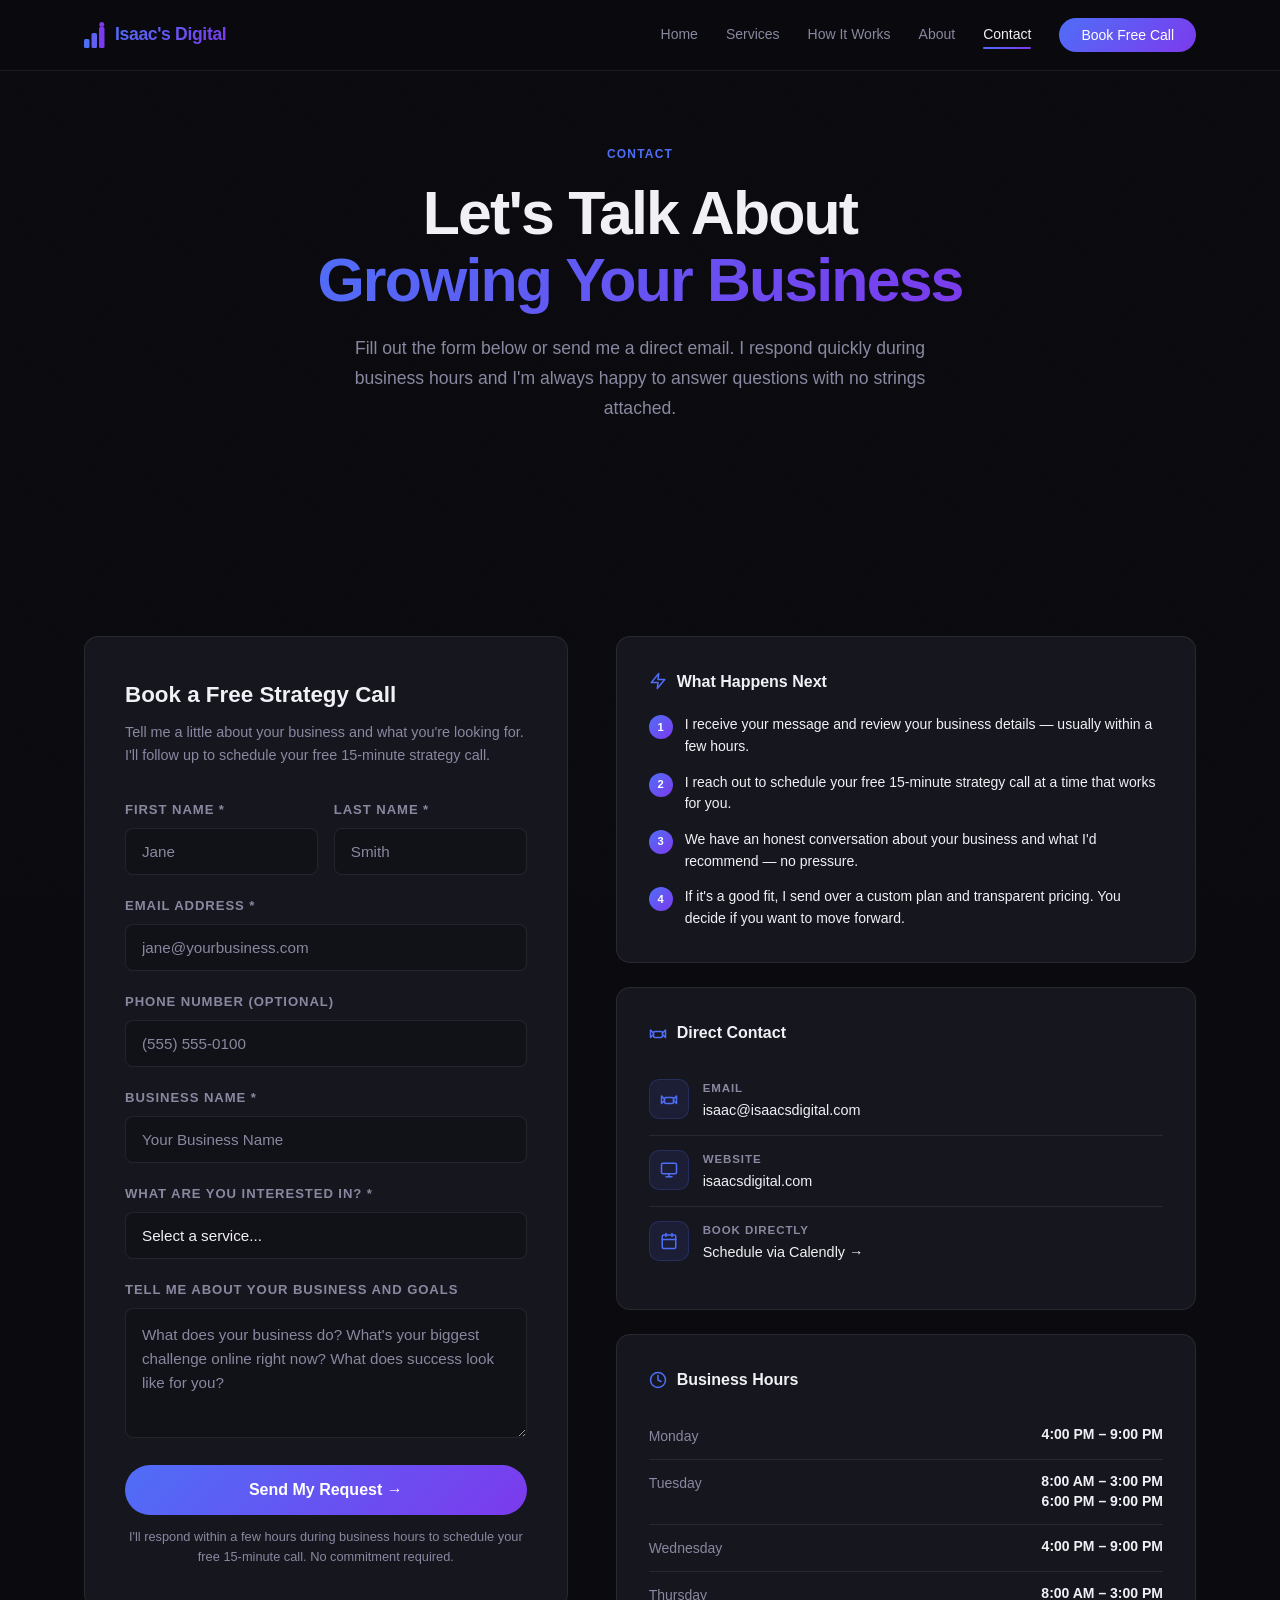
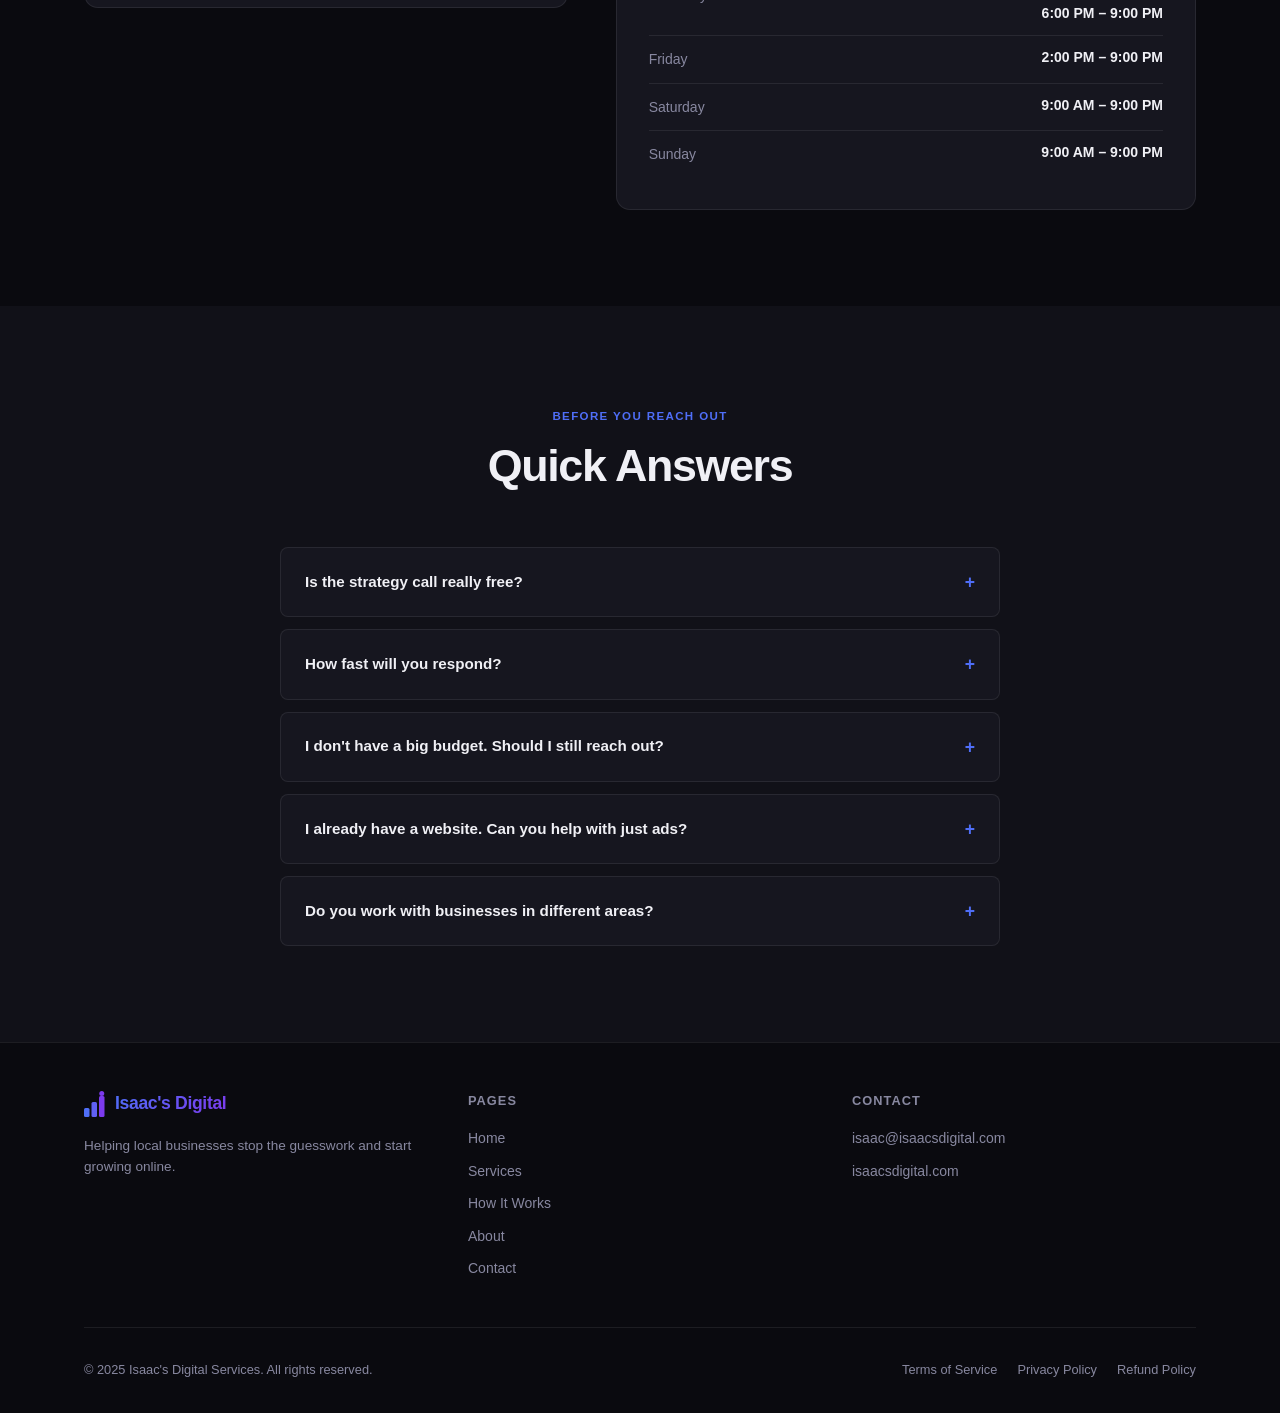
<file: contact.html>
<!DOCTYPE html>
<html lang="en">
<head>
  <meta charset="UTF-8" />
  <meta name="viewport" content="width=device-width, initial-scale=1.0" />
  <meta http-equiv="Content-Security-Policy" content="default-src 'self'; script-src 'self' 'unsafe-inline'; style-src 'self' 'unsafe-inline' https://fonts.googleapis.com; font-src https://fonts.gstatic.com; img-src 'self' data: blob:; connect-src https://formspree.io https://zzdhxxclasgtshfwwxpe.supabase.co; base-uri 'self'; form-action 'self' https://formspree.io;" />
  <meta name="referrer" content="strict-origin-when-cross-origin" />
  <title>Contact | Isaac's Digital Services</title>
  <meta name="description" content="Book your free 15-minute strategy call with Isaac. No commitment required. View business hours and contact information for Isaac's Digital Services." />
  <link rel="preconnect" href="https://fonts.googleapis.com" />
  <link rel="preconnect" href="https://fonts.gstatic.com" crossorigin />
  <link href="https://fonts.googleapis.com/css2?family=Inter:wght@300;400;500;600;700;800;900&display=swap" rel="stylesheet" />
  <link rel="stylesheet" href="styles.css" />
  <style>
    .contact-layout { display: grid; grid-template-columns: 1fr 1.2fr; gap: 48px; align-items: start; }
    /* Contact form */
    .form-card {
      background: var(--surface); border: 1px solid var(--border);
      border-radius: var(--radius); padding: 40px;
    }
    .form-card h2 { font-size: 1.4rem; font-weight: 800; margin-bottom: 8px; }
    .form-card .subtitle { color: var(--muted); font-size: 0.9rem; margin-bottom: 32px; line-height: 1.6; }
    .form-group { margin-bottom: 20px; }
    .form-label { display: block; font-size: 0.82rem; font-weight: 700; color: var(--muted); text-transform: uppercase; letter-spacing: 0.07em; margin-bottom: 8px; }
    .form-input, .form-select, .form-textarea {
      width: 100%; background: var(--bg2);
      border: 1px solid var(--border); border-radius: var(--radius-sm);
      padding: 14px 16px; color: var(--text); font-family: inherit; font-size: 0.95rem;
      transition: border-color 0.2s, box-shadow 0.2s; outline: none;
      -webkit-appearance: none;
    }
    .form-input:focus, .form-select:focus, .form-textarea:focus {
      border-color: rgba(79,110,247,0.5);
      box-shadow: 0 0 0 3px rgba(79,110,247,0.12);
    }
    .form-input::placeholder, .form-textarea::placeholder { color: var(--muted); }
    .form-select { cursor: pointer; }
    .form-textarea { resize: vertical; min-height: 130px; line-height: 1.6; }
    .form-row { display: grid; grid-template-columns: 1fr 1fr; gap: 16px; }
    .form-submit {
      width: 100%; padding: 16px; border: none; cursor: pointer;
      background: var(--grad); color: #fff;
      border-radius: var(--radius-pill); font-family: inherit; font-size: 1rem; font-weight: 700;
      transition: transform 0.2s var(--ease-out), opacity 0.2s var(--ease-out);
    }
    .form-submit:not(:disabled):hover { transform: translateY(-2px); opacity: 0.92; }
    .form-note { font-size: 0.8rem; color: var(--muted); text-align: center; margin-top: 12px; line-height: 1.55; }
    /* Info side */
    .info-stack { display: flex; flex-direction: column; gap: 24px; }
    .info-card {
      background: var(--surface); border: 1px solid var(--border);
      border-radius: var(--radius); padding: 32px;
    }
    .info-card-title {
      font-size: 1rem; font-weight: 700; margin-bottom: 20px;
      display: flex; align-items: center; gap: 10px;
    }
    .hours-grid { display: flex; flex-direction: column; gap: 0; }
    .hours-row {
      display: flex; justify-content: space-between; align-items: flex-start;
      padding: 12px 0; border-bottom: 1px solid var(--border); font-size: 0.875rem;
    }
    .hours-row:last-child { border-bottom: none; }
    .hours-day { color: var(--muted); font-weight: 500; }
    .hours-time { font-weight: 600; text-align: right; max-width: 170px; line-height: 1.4; }
    .contact-item { display: flex; gap: 14px; align-items: flex-start; padding: 14px 0; border-bottom: 1px solid var(--border); }
    .contact-item:last-child { border-bottom: none; }
    .contact-icon {
      width: 40px; height: 40px; border-radius: 10px; flex-shrink: 0;
      background: rgba(79,110,247,0.1); border: 1px solid rgba(79,110,247,0.2);
      display: flex; align-items: center; justify-content: center;
    }
    .contact-label { font-size: 0.72rem; text-transform: uppercase; letter-spacing: 0.08em; color: var(--muted); font-weight: 700; margin-bottom: 2px; }
    .contact-value { font-size: 0.9rem; font-weight: 500; line-height: 1.5; }
    .contact-value a { transition: color 0.2s; }
    .contact-value a:hover { color: var(--accent); }
    /* What to expect */
    .expect-list { display: flex; flex-direction: column; gap: 14px; }
    .expect-item { display: flex; gap: 12px; align-items: flex-start; font-size: 0.875rem; line-height: 1.55; }
    .expect-num {
      width: 24px; height: 24px; border-radius: 50%;
      background: var(--grad); display: flex; align-items: center; justify-content: center;
      font-size: 0.7rem; font-weight: 800; color: #fff; flex-shrink: 0; margin-top: 1px;
    }
    /* Form validation */
    .form-input.error, .form-select.error, .form-textarea.error { border-color: #f87171; }
    .field-error { font-size: 0.78rem; color: #f87171; margin-top: 5px; display: none; }
    .field-error.show { display: block; }
    /* Submit button loading state */
    .form-submit {
      display: flex; align-items: center; justify-content: center; gap: 8px;
    }
    .btn-spinner {
      width: 16px; height: 16px; border: 2px solid rgba(255,255,255,0.3);
      border-top-color: #fff; border-radius: 50%;
      animation: spin 0.6s linear infinite; display: none; flex-shrink: 0;
    }
    .form-submit.loading .btn-spinner { display: block; }
    .form-submit.loading { opacity: 0.8; cursor: not-allowed; }
    .faq-centered-sm { max-width: 720px; margin: 0 auto; }
    /* Success state */
    .form-success {
      display: none; text-align: center; padding: 40px 20px;
    }
    .form-success.show { display: block; }
    .form-success-icon { margin: 0 auto 16px; width: 56px; height: 56px; }
    .form-success h3 { font-size: 1.3rem; font-weight: 800; margin-bottom: 8px; }
    .form-success p { color: var(--muted); font-size: 0.9rem; line-height: 1.6; }
    @media (max-width: 900px) {
      .contact-layout { grid-template-columns: 1fr; }
      .form-row { grid-template-columns: 1fr; }
    }
  </style>
</head>
<body>

  <!-- NAV -->
  <nav>
    <div class="container nav-inner">
      <a href="index.html" class="site-logo">
        <svg width="22" height="26" viewBox="0 0 22 26" fill="none" aria-hidden="true"><rect x="0" y="17" width="5.5" height="9" rx="1.5" fill="#4f6ef7"/><rect x="7.5" y="11" width="5.5" height="15" rx="1.5" fill="#6060f5"/><rect x="15" y="5" width="5.5" height="21" rx="1.5" fill="#7c3aed"/><circle cx="17.75" cy="2.5" r="2.5" fill="#7c3aed"/></svg>
        <span class="logo-text">Isaac's Digital</span>
      </a>
      <div class="nav-links">
        <a href="index.html">Home</a>
        <a href="services.html">Services</a>
        <a href="how-it-works.html">How It Works</a>
        <a href="about.html">About</a>
        <a href="contact.html" class="active">Contact</a>
        <a href="https://calendly.com/isaacsdigitalservices/new-meeting" class="nav-cta">Book Free Call</a>
      </div>
      <button class="hamburger" id="hamburgerBtn" aria-label="Open menu">
        <span></span><span></span><span></span>
      </button>
    </div>
  </nav>

  <div class="mobile-menu" id="mobileMenu">
    <button class="close-menu" id="closeMenu">&#x2715;</button>
    <a href="index.html" onclick="closeMobile()">Home</a>
    <a href="services.html" onclick="closeMobile()">Services</a>
    <a href="how-it-works.html" onclick="closeMobile()">How It Works</a>
    <a href="about.html" onclick="closeMobile()">About</a>
    <a href="contact.html" class="active" onclick="closeMobile()">Contact</a>
    <a href="https://calendly.com/isaacsdigitalservices/new-meeting" class="nav-cta" onclick="closeMobile()">Book Free Call</a>
  </div>

  <!-- PAGE HERO -->
  <section class="page-hero">
    <div class="container">
      <div class="label fade-in">Contact</div>
      <h1 class="fade-in">Let's Talk About<br/><span class="highlight">Growing Your Business</span></h1>
      <p class="fade-in">Fill out the form below or send me a direct email. I respond quickly during business hours and I'm always happy to answer questions with no strings attached.</p>
    </div>
  </section>

  <!-- CONTACT LAYOUT -->
  <section class="section">
    <div class="container">
      <div class="contact-layout">

        <!-- FORM -->
        <div class="form-card fade-in">
          <h2>Book a Free Strategy Call</h2>
          <p class="subtitle">Tell me a little about your business and what you're looking for. I'll follow up to schedule your free 15-minute strategy call.</p>

          <div id="contactFormWrapper">
            <form id="contactForm" onsubmit="handleSubmit(event)" novalidate>
              <!-- Honeypot: hidden from real users, bots will fill it -->
              <div style="position:absolute;left:-9999px;top:-9999px;width:1px;height:1px;overflow:hidden;" aria-hidden="true">
                <label for="_trap">Leave this empty</label>
                <input type="text" id="_trap" name="_trap" tabindex="-1" autocomplete="off" />
              </div>
              <div class="form-row">
                <div class="form-group">
                  <label class="form-label" for="firstName">First Name *</label>
                  <input class="form-input" type="text" id="firstName" name="firstName" placeholder="Jane" required maxlength="100" />
                  <span class="field-error" id="firstNameError"></span>
                </div>
                <div class="form-group">
                  <label class="form-label" for="lastName">Last Name *</label>
                  <input class="form-input" type="text" id="lastName" name="lastName" placeholder="Smith" required maxlength="100" />
                  <span class="field-error" id="lastNameError"></span>
                </div>
              </div>
              <div class="form-group">
                <label class="form-label" for="email">Email Address *</label>
                <input class="form-input" type="email" id="email" name="email" placeholder="jane@yourbusiness.com" required maxlength="254" />
                <span class="field-error" id="emailError"></span>
              </div>
              <div class="form-group">
                <label class="form-label" for="phone">Phone Number (optional)</label>
                <input class="form-input" type="tel" id="phone" name="phone" placeholder="(555) 555-0100" maxlength="30" />
              </div>
              <div class="form-group">
                <label class="form-label" for="business">Business Name *</label>
                <input class="form-input" type="text" id="business" name="business" placeholder="Your Business Name" required maxlength="200" />
                <span class="field-error" id="businessError"></span>
              </div>
              <div class="form-group">
                <label class="form-label" for="interest">What are you interested in? *</label>
                <select class="form-select" id="interest" name="interest" required>
                  <option value="" disabled selected>Select a service...</option>
                  <option value="website">Website Design</option>
                  <option value="ads">Targeted Ad Management</option>
                  <option value="both">Both: Website + Ads</option>
                  <option value="unsure">Not sure yet, I want advice</option>
                </select>
                <span class="field-error" id="interestError"></span>
              </div>
              <div class="form-group">
                <label class="form-label" for="message">Tell me about your business and goals</label>
                <textarea class="form-textarea" id="message" name="message" placeholder="What does your business do? What's your biggest challenge online right now? What does success look like for you?" maxlength="2000"></textarea>
              </div>
              <button type="submit" class="form-submit">
                <span class="btn-spinner" aria-hidden="true"></span>
                <span class="btn-label">Send My Request &rarr;</span>
              </button>
              <p class="form-note">I'll respond within a few hours during business hours to schedule your free 15-minute call. No commitment required.</p>
            </form>
          </div>

          <div class="form-success" id="formSuccess">
            <div class="form-success-icon">
              <svg width="56" height="56" viewBox="0 0 56 56" fill="none" aria-hidden="true">
                <circle cx="28" cy="28" r="28" fill="rgba(74,222,128,0.12)"/>
                <circle cx="28" cy="28" r="20" fill="rgba(74,222,128,0.18)"/>
                <polyline points="18 28 25 35 38 21" stroke="#4ade80" stroke-width="2.5" stroke-linecap="round" stroke-linejoin="round"/>
              </svg>
            </div>
            <h3>Message Sent!</h3>
            <p>Thanks for reaching out. I'll get back to you within a few hours during business hours to schedule your free strategy call.</p>
            <p style="margin-top:12px;">In the meantime, feel free to email me directly at <a href="mailto:isaac@isaacsdigital.com" style="color:var(--accent);">isaac@isaacsdigital.com</a></p>
          </div>
        </div>

        <!-- INFO STACK -->
        <div class="info-stack">

          <!-- What to expect -->
          <div class="info-card fade-in">
            <div class="info-card-title">
              <svg width="18" height="18" viewBox="0 0 24 24" fill="none" stroke="#4f6ef7" stroke-width="2" stroke-linecap="round" stroke-linejoin="round" aria-hidden="true"><polygon points="13 2 3 14 12 14 11 22 21 10 12 10 13 2"/></svg>
              What Happens Next
            </div>
            <div class="expect-list">
              <div class="expect-item">
                <div class="expect-num">1</div>
                <div>I receive your message and review your business details &mdash; usually within a few hours.</div>
              </div>
              <div class="expect-item">
                <div class="expect-num">2</div>
                <div>I reach out to schedule your free 15-minute strategy call at a time that works for you.</div>
              </div>
              <div class="expect-item">
                <div class="expect-num">3</div>
                <div>We have an honest conversation about your business and what I'd recommend &mdash; no pressure.</div>
              </div>
              <div class="expect-item">
                <div class="expect-num">4</div>
                <div>If it's a good fit, I send over a custom plan and transparent pricing. You decide if you want to move forward.</div>
              </div>
            </div>
          </div>

          <!-- Direct contact -->
          <div class="info-card fade-in">
            <div class="info-card-title">
              <svg width="18" height="18" viewBox="0 0 24 24" fill="none" stroke="#4f6ef7" stroke-width="2" stroke-linecap="round" stroke-linejoin="round" aria-hidden="true"><rect x="6" y="10" width="12" height="8" rx="2"/><path d="M6 14l-4 4V8l4 4"/><path d="M18 14l4 4V8l-4 4"/></svg>
              Direct Contact
            </div>
            <div class="contact-item">
              <div class="contact-icon">
                <svg width="18" height="18" viewBox="0 0 24 24" fill="none" stroke="#4f6ef7" stroke-width="2" stroke-linecap="round" stroke-linejoin="round" aria-hidden="true"><rect x="6" y="10" width="12" height="8" rx="2"/><path d="M6 14l-4 4V8l4 4"/><path d="M18 14l4 4V8l-4 4"/></svg>
              </div>
              <div>
                <div class="contact-label">Email</div>
                <div class="contact-value"><a href="mailto:isaac@isaacsdigital.com">isaac@isaacsdigital.com</a></div>
              </div>
            </div>
            <div class="contact-item">
              <div class="contact-icon">
                <svg width="18" height="18" viewBox="0 0 24 24" fill="none" stroke="#4f6ef7" stroke-width="2" stroke-linecap="round" stroke-linejoin="round" aria-hidden="true"><rect x="2" y="3" width="20" height="14" rx="2"/><line x1="8" y1="21" x2="16" y2="21"/><line x1="12" y1="17" x2="12" y2="21"/></svg>
              </div>
              <div>
                <div class="contact-label">Website</div>
                <div class="contact-value"><a href="https://isaacsdigital.com">isaacsdigital.com</a></div>
              </div>
            </div>
            <div class="contact-item">
              <div class="contact-icon">
                <svg width="18" height="18" viewBox="0 0 24 24" fill="none" stroke="#4f6ef7" stroke-width="2" stroke-linecap="round" stroke-linejoin="round" aria-hidden="true"><rect x="3" y="4" width="18" height="18" rx="2"/><line x1="16" y1="2" x2="16" y2="6"/><line x1="8" y1="2" x2="8" y2="6"/><line x1="3" y1="10" x2="21" y2="10"/></svg>
              </div>
              <div>
                <div class="contact-label">Book Directly</div>
                <div class="contact-value"><a href="https://calendly.com/isaacsdigitalservices/new-meeting">Schedule via Calendly &rarr;</a></div>
              </div>
            </div>
          </div>

          <!-- Business hours -->
          <div class="info-card fade-in">
            <div class="info-card-title">
              <svg width="18" height="18" viewBox="0 0 24 24" fill="none" stroke="#4f6ef7" stroke-width="2" stroke-linecap="round" stroke-linejoin="round" aria-hidden="true"><circle cx="12" cy="12" r="10"/><polyline points="12 6 12 12 16 14"/></svg>
              Business Hours
            </div>
            <div class="hours-grid">
              <div class="hours-row">
                <span class="hours-day">Monday</span>
                <span class="hours-time">4:00 PM &ndash; 9:00 PM</span>
              </div>
              <div class="hours-row">
                <span class="hours-day">Tuesday</span>
                <span class="hours-time">8:00 AM &ndash; 3:00 PM<br/>6:00 PM &ndash; 9:00 PM</span>
              </div>
              <div class="hours-row">
                <span class="hours-day">Wednesday</span>
                <span class="hours-time">4:00 PM &ndash; 9:00 PM</span>
              </div>
              <div class="hours-row">
                <span class="hours-day">Thursday</span>
                <span class="hours-time">8:00 AM &ndash; 3:00 PM<br/>6:00 PM &ndash; 9:00 PM</span>
              </div>
              <div class="hours-row">
                <span class="hours-day">Friday</span>
                <span class="hours-time">2:00 PM &ndash; 9:00 PM</span>
              </div>
              <div class="hours-row">
                <span class="hours-day">Saturday</span>
                <span class="hours-time">9:00 AM &ndash; 9:00 PM</span>
              </div>
              <div class="hours-row">
                <span class="hours-day">Sunday</span>
                <span class="hours-time">9:00 AM &ndash; 9:00 PM</span>
              </div>
            </div>
          </div>

        </div>
      </div>
    </div>
  </section>

  <!-- FAQ -->
  <section class="section alt">
    <div class="container">
      <div class="section-header center fade-in">
        <div class="section-label">Before You Reach Out</div>
        <h2 class="section-title">Quick Answers</h2>
      </div>
      <div class="faq-list faq-centered-sm">
        <div class="faq-item fade-in">
          <div class="faq-q">Is the strategy call really free? <span class="faq-icon">+</span></div>
          <div class="faq-a">Yes, 100% free. The 15-minute strategy call costs you nothing and commits you to nothing. It's genuinely just a conversation to understand your business and figure out if and how I can help.</div>
        </div>
        <div class="faq-item fade-in">
          <div class="faq-q">How fast will you respond? <span class="faq-icon">+</span></div>
          <div class="faq-a">I typically respond within a few hours during business hours. If you reach out outside of business hours, I'll get back to you first thing the next business day. I take response time seriously.</div>
        </div>
        <div class="faq-item fade-in">
          <div class="faq-q">I don't have a big budget. Should I still reach out? <span class="faq-icon">+</span></div>
          <div class="faq-a">Yes. I work with businesses of different sizes and budgets. I'll be honest with you about what's realistic for your budget and whether it makes sense to move forward. The strategy call is the best way to find out.</div>
        </div>
        <div class="faq-item fade-in">
          <div class="faq-q">I already have a website. Can you help with just ads? <span class="faq-icon">+</span></div>
          <div class="faq-a">Absolutely. You can hire me for ad management only, website only, or both. If you have a website I'll take a look at it during our call and give you honest feedback on whether it's set up to convert the traffic the ads will drive.</div>
        </div>
        <div class="faq-item fade-in">
          <div class="faq-q">Do you work with businesses in different areas? <span class="faq-icon">+</span></div>
          <div class="faq-a">Yes. I work with local businesses across the country. Digital services don't require us to be in the same city &mdash; everything can be done remotely, and I'm experienced helping local businesses in a wide range of markets.</div>
        </div>
      </div>
    </div>
  </section>

  <!-- FOOTER -->
  <footer>
    <div class="container">
      <div class="footer-top">
        <div>
          <a href="index.html" class="site-logo">
            <svg width="22" height="26" viewBox="0 0 22 26" fill="none" aria-hidden="true"><rect x="0" y="17" width="5.5" height="9" rx="1.5" fill="#4f6ef7"/><rect x="7.5" y="11" width="5.5" height="15" rx="1.5" fill="#6060f5"/><rect x="15" y="5" width="5.5" height="21" rx="1.5" fill="#7c3aed"/><circle cx="17.75" cy="2.5" r="2.5" fill="#7c3aed"/></svg>
            <span class="logo-text">Isaac's Digital</span>
          </a>
          <p class="footer-tagline">Helping local businesses stop the guesswork and start growing online.</p>
        </div>
        <div>
          <div class="footer-col-title">Pages</div>
          <div class="footer-col-links">
            <a href="index.html">Home</a>
            <a href="services.html">Services</a>
            <a href="how-it-works.html">How It Works</a>
            <a href="about.html">About</a>
            <a href="contact.html">Contact</a>
          </div>
        </div>
        <div>
          <div class="footer-col-title">Contact</div>
          <div class="footer-col-links">
            <a href="mailto:isaac@isaacsdigital.com">isaac@isaacsdigital.com</a>
            <a href="https://isaacsdigital.com" style="color:var(--muted);">isaacsdigital.com</a>
          </div>
        </div>
      </div>
      <div class="footer-bottom">
        <div class="footer-copy">&copy; 2025 Isaac's Digital Services. All rights reserved.</div>
        <div class="footer-legal">
          <a href="terms-of-service.html">Terms of Service</a>
          <a href="privacy-policy.html">Privacy Policy</a>
          <a href="refund-policy.html">Refund Policy</a>
        </div>
      </div>
    </div>
  </footer>

  <script src="/js/main.js"></script>
  <script src="/js/faq.js"></script>
  <script src="/js/contact-form.js"></script>
</body>
</html>
</file>
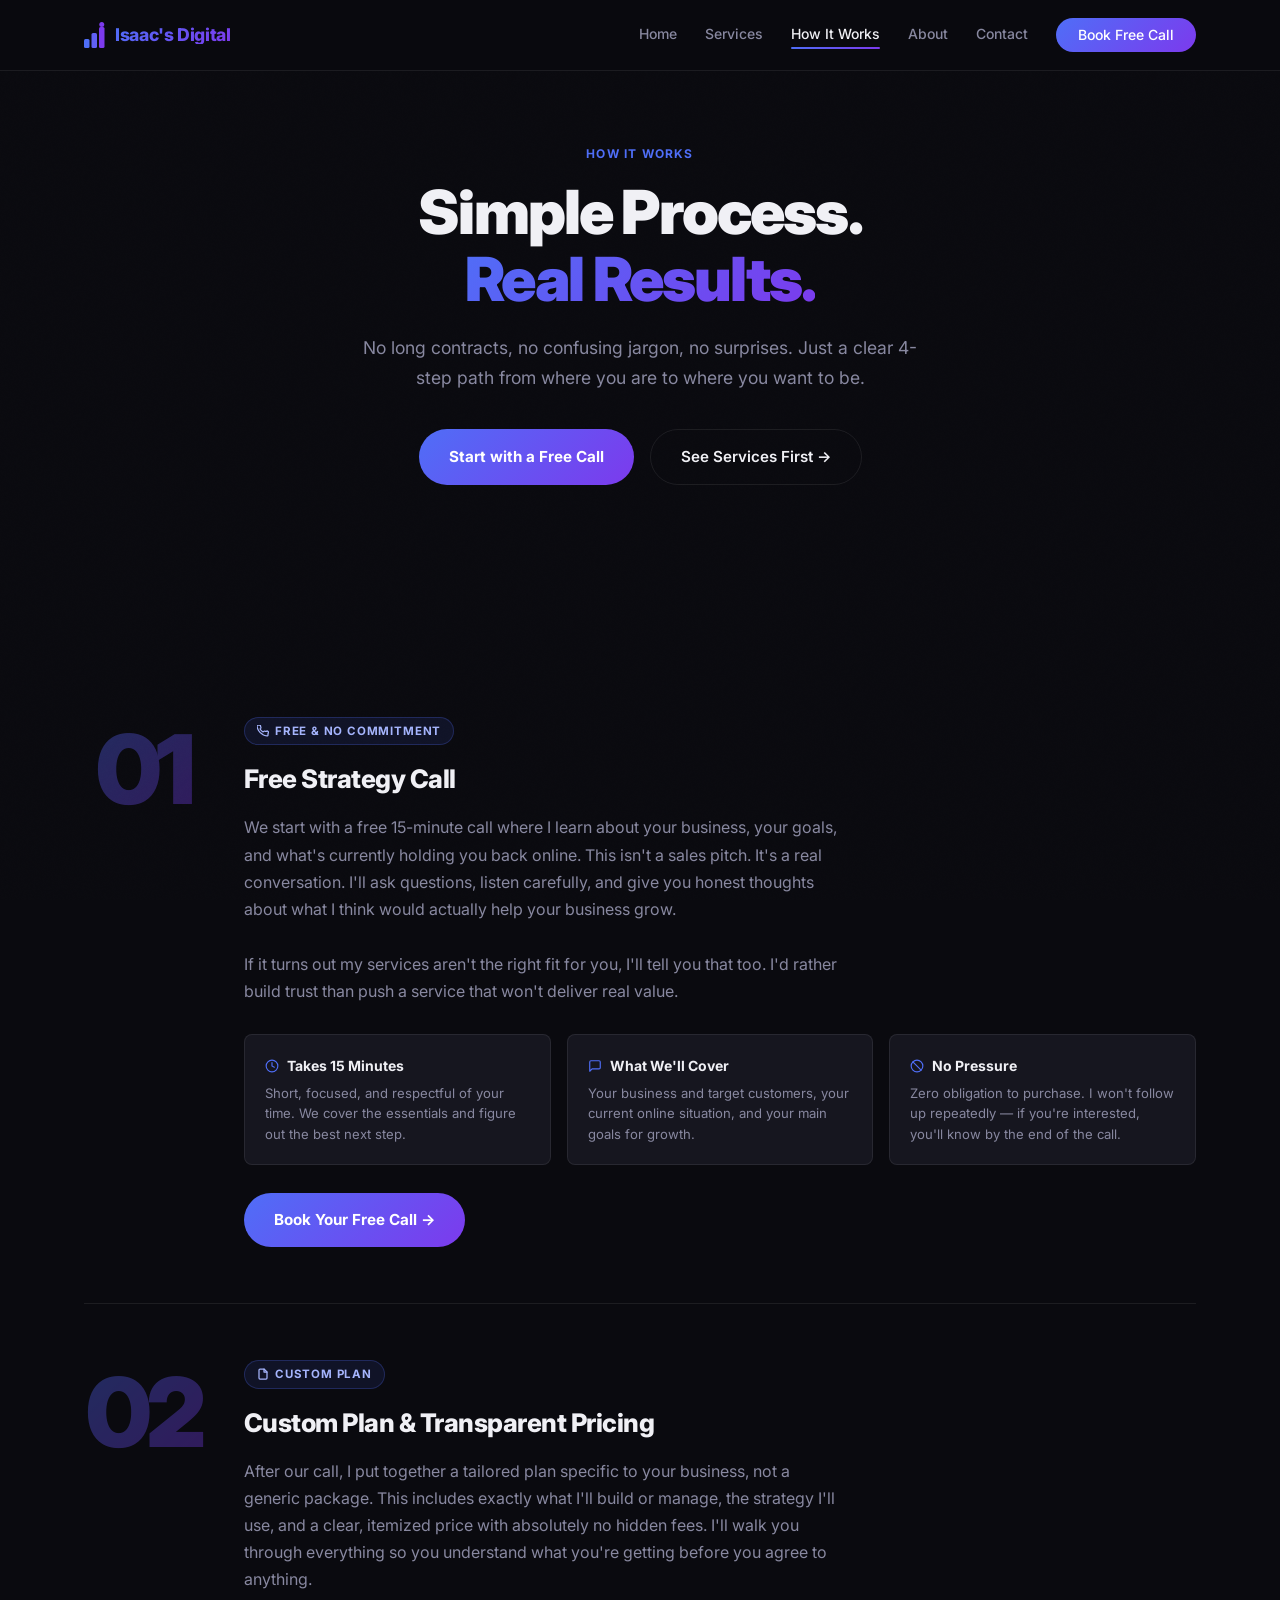
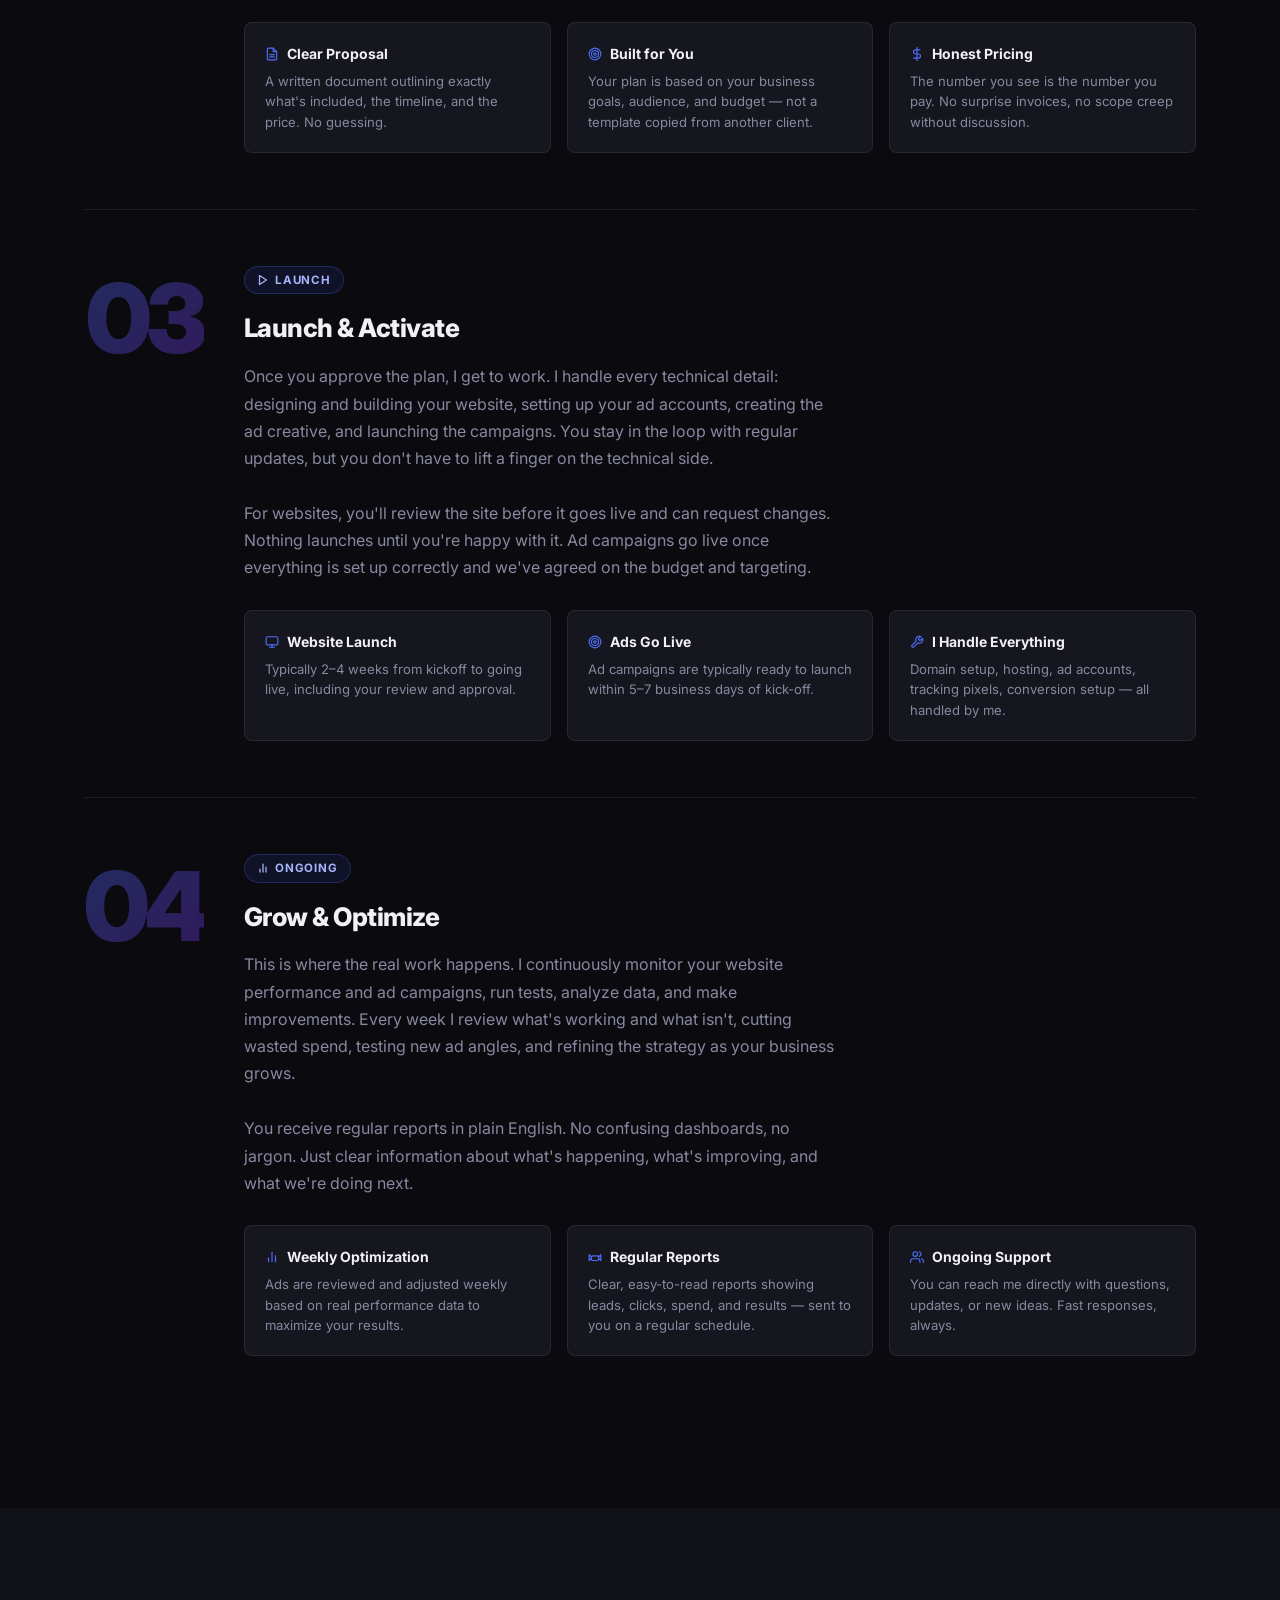
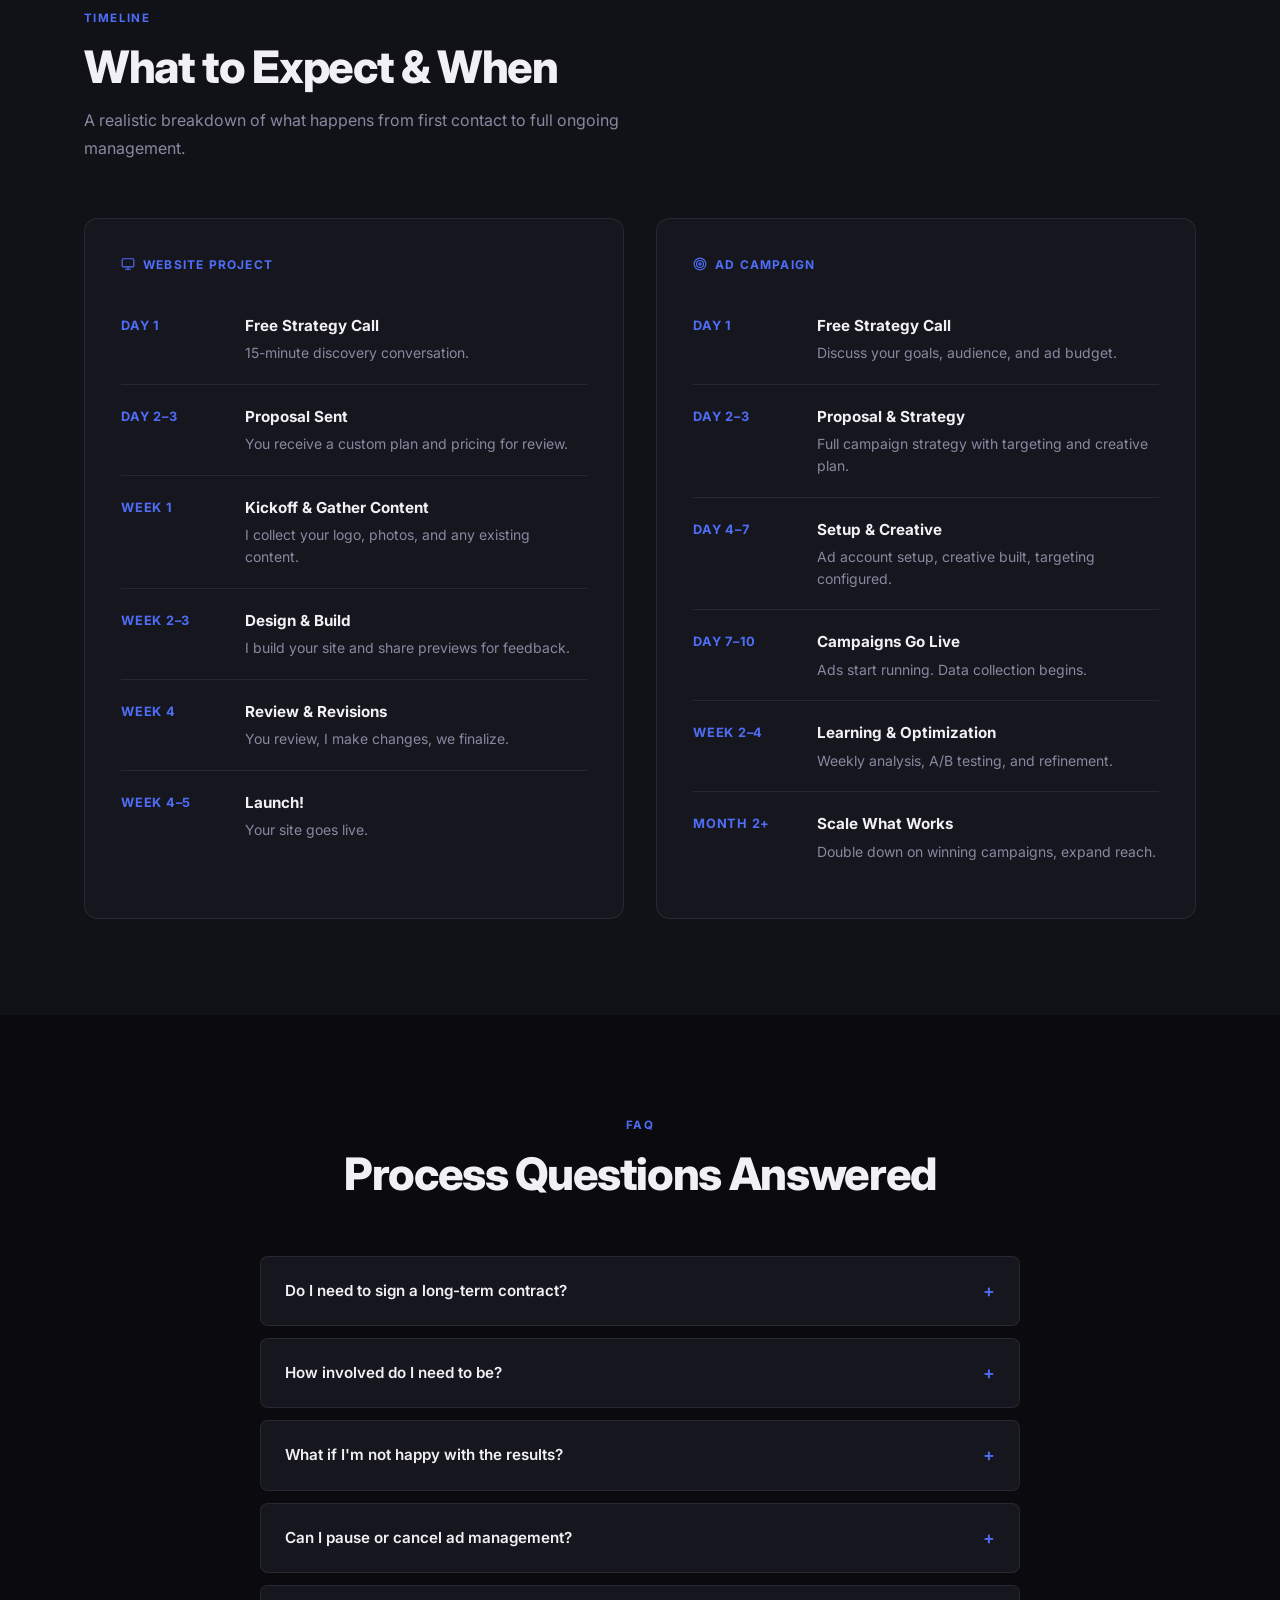
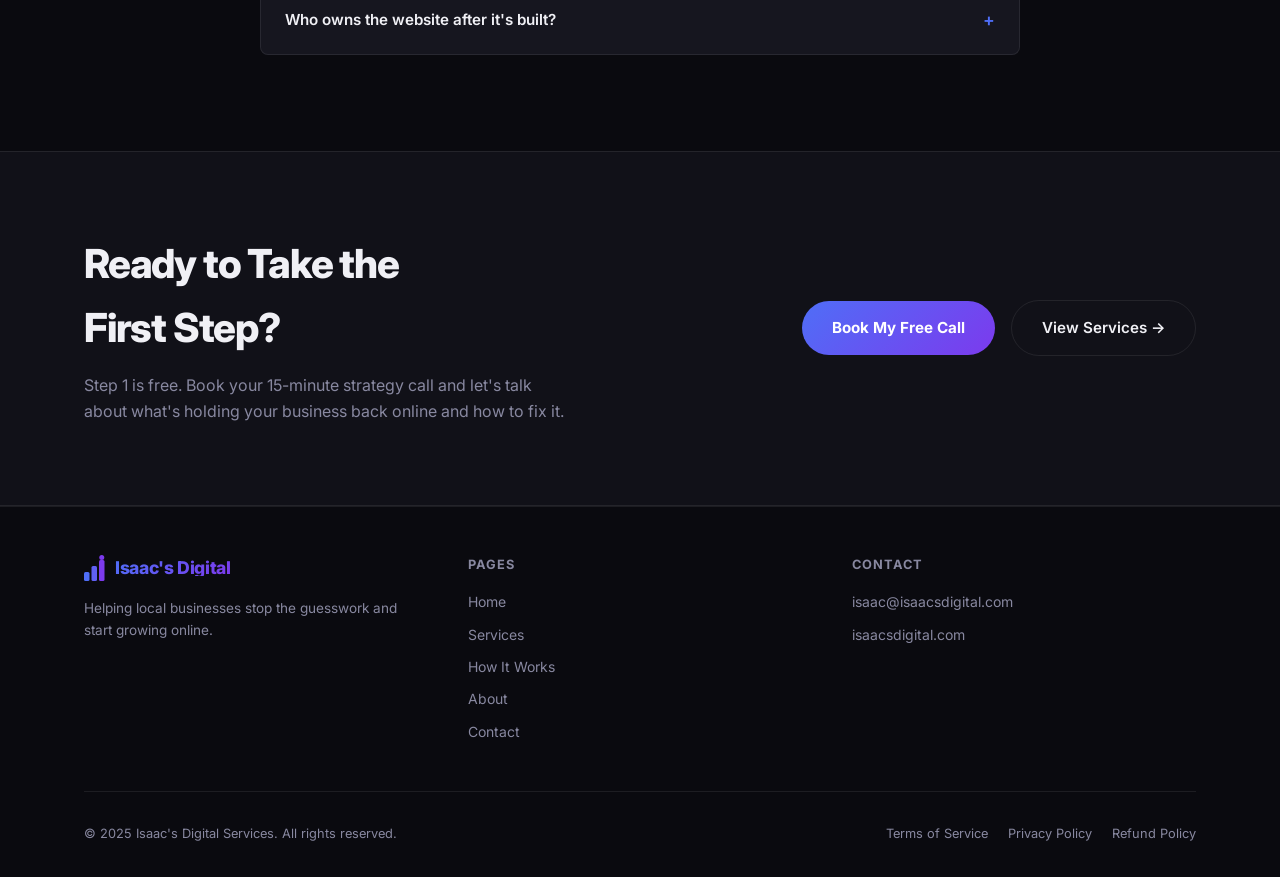
<file: how-it-works.html>
<!DOCTYPE html>
<html lang="en">
<head>
  <meta charset="UTF-8" />
  <meta name="viewport" content="width=device-width, initial-scale=1.0" />
  <title>How It Works | Isaac's Digital Services</title>
  <meta name="description" content="A simple 4-step process: free strategy call, custom plan, launch, and ongoing optimization. No jargon, no surprises. Just a clear path to growing your business online." />
  <link rel="preconnect" href="https://fonts.googleapis.com" />
  <link rel="preconnect" href="https://fonts.gstatic.com" crossorigin />
  <link href="https://fonts.googleapis.com/css2?family=Inter:wght@300;400;500;600;700;800;900&display=swap" rel="stylesheet" />
  <link rel="stylesheet" href="styles.css" />
  <style>
    /* Step blocks */
    .step-block {
      display: grid; grid-template-columns: 120px 1fr; gap: 40px;
      align-items: start; padding: 56px 0; border-bottom: 1px solid var(--border);
    }
    .step-block:last-child { border-bottom: none; }
    .step-num-big {
      font-size: 6rem; font-weight: 900; letter-spacing: -0.05em;
      background: var(--grad); -webkit-background-clip: text; -webkit-text-fill-color: transparent;
      line-height: 1; opacity: 0.35; text-align: center; padding-top: 4px;
    }
    .step-content h3 { font-size: 1.6rem; font-weight: 800; letter-spacing: -0.02em; margin-bottom: 14px; }
    .step-content > p { font-size: 1rem; color: var(--muted); line-height: 1.7; max-width: 600px; margin-bottom: 28px; }
    .step-note { font-size: 0.92rem; color: var(--muted); line-height: 1.7; max-width: 600px; margin-bottom: 0; }
    .timeline-card-label { font-size: 0.75rem; font-weight: 700; text-transform: uppercase; letter-spacing: 0.1em; color: var(--accent); margin-bottom: 20px; display: flex; align-items: center; gap: 8px; }
    .step-cta { margin-top: 28px; }
    .faq-centered { max-width: 760px; margin: 0 auto; }
    .step-details { display: grid; grid-template-columns: repeat(auto-fit, minmax(220px, 1fr)); gap: 16px; margin-top: 28px; }
    .step-detail-card {
      background: var(--surface); border: 1px solid var(--border);
      border-radius: var(--radius-sm); padding: 20px;
    }
    .step-detail-card h4 { font-size: 0.875rem; font-weight: 700; margin-bottom: 6px; display: flex; align-items: center; gap: 8px; }
    .step-detail-card p { font-size: 0.82rem; color: var(--muted); line-height: 1.55; }
    .step-tag {
      display: inline-flex; align-items: center; gap: 6px;
      background: rgba(79,110,247,0.1); border: 1px solid rgba(79,110,247,0.25);
      color: #a5b4fc; font-size: 0.72rem; font-weight: 700;
      padding: 4px 12px; border-radius: 100px; text-transform: uppercase; letter-spacing: 0.07em;
      margin-bottom: 14px;
    }
    /* Timeline connector */
    .steps-wrapper { position: relative; }
    /* Expectations section */
    .timeline-row { display: grid; grid-template-columns: 100px 1fr; gap: 24px; align-items: start; padding: 20px 0; border-bottom: 1px solid var(--border); }
    .timeline-row:last-child { border-bottom: none; }
    .timeline-time { font-size: 0.8rem; font-weight: 700; color: var(--accent); text-transform: uppercase; letter-spacing: 0.06em; padding-top: 2px; }
    .timeline-event h4 { font-size: 0.95rem; font-weight: 700; margin-bottom: 4px; }
    .timeline-event p { font-size: 0.875rem; color: var(--muted); line-height: 1.55; }
    .expectations-grid { display: grid; grid-template-columns: 1fr 1fr; gap: 32px; }
    @media (max-width: 700px) {
      .step-block { grid-template-columns: 1fr; gap: 16px; }
      .step-num-big { font-size: 3.5rem; text-align: left; }
      .expectations-grid { grid-template-columns: 1fr; }
    }
  </style>
</head>
<body>

  <!-- NAV -->
  <nav>
    <div class="container nav-inner">
      <a href="index.html" class="site-logo">
        <svg width="22" height="26" viewBox="0 0 22 26" fill="none" aria-hidden="true"><rect x="0" y="17" width="5.5" height="9" rx="1.5" fill="#4f6ef7"/><rect x="7.5" y="11" width="5.5" height="15" rx="1.5" fill="#6060f5"/><rect x="15" y="5" width="5.5" height="21" rx="1.5" fill="#7c3aed"/><circle cx="17.75" cy="2.5" r="2.5" fill="#7c3aed"/></svg>
        <span class="logo-text">Isaac's Digital</span>
      </a>
      <div class="nav-links">
        <a href="index.html">Home</a>
        <a href="services.html">Services</a>
        <a href="how-it-works.html" class="active">How It Works</a>
        <a href="about.html">About</a>
        <a href="contact.html">Contact</a>
        <a href="https://calendly.com/isaacsdigitalservices/new-meeting" class="nav-cta">Book Free Call</a>
      </div>
      <button class="hamburger" id="hamburgerBtn" aria-label="Open menu">
        <span></span><span></span><span></span>
      </button>
    </div>
  </nav>

  <div class="mobile-menu" id="mobileMenu">
    <button class="close-menu" id="closeMenu">&#x2715;</button>
    <a href="index.html" onclick="closeMobile()">Home</a>
    <a href="services.html" onclick="closeMobile()">Services</a>
    <a href="how-it-works.html" class="active" onclick="closeMobile()">How It Works</a>
    <a href="about.html" onclick="closeMobile()">About</a>
    <a href="contact.html" onclick="closeMobile()">Contact</a>
    <a href="https://calendly.com/isaacsdigitalservices/new-meeting" class="nav-cta" onclick="closeMobile()">Book Free Call</a>
  </div>

  <!-- PAGE HERO -->
  <section class="page-hero">
    <div class="container">
      <div class="label fade-in">How It Works</div>
      <h1 class="fade-in">Simple Process.<br/><span class="highlight">Real Results.</span></h1>
      <p class="fade-in">No long contracts, no confusing jargon, no surprises. Just a clear 4-step path from where you are to where you want to be.</p>
      <div class="hero-actions fade-in">
        <a href="https://calendly.com/isaacsdigitalservices/new-meeting" class="btn-primary">Start with a Free Call</a>
        <a href="services.html" class="btn-secondary">See Services First &rarr;</a>
      </div>
    </div>
  </section>

  <!-- STEPS -->
  <section class="section">
    <div class="container">
      <div class="steps-wrapper">

        <!-- Step 1 -->
        <div class="step-block fade-in">
          <div class="step-num-big">01</div>
          <div class="step-content">
            <div class="step-tag">
              <svg width="12" height="12" viewBox="0 0 24 24" fill="none" stroke="#a5b4fc" stroke-width="2.5" stroke-linecap="round" stroke-linejoin="round" aria-hidden="true"><path d="M22 16.92v3a2 2 0 01-2.18 2 19.79 19.79 0 01-8.63-3.07A19.5 19.5 0 013.07 11 19.79 19.79 0 01.1 2.38 2 2 0 012.07.18h3a2 2 0 012 1.72c.127.96.361 1.903.7 2.81a2 2 0 01-.45 2.11L6.09 7.91a16 16 0 006 6l1.27-1.27a2 2 0 012.11-.45c.907.339 1.85.573 2.81.7A2 2 0 0122 16.92z"/></svg>
              Free &amp; No Commitment
            </div>
            <h3>Free Strategy Call</h3>
            <p>
              We start with a free 15-minute call where I learn about your business, your goals, and what's currently holding you back online. This isn't a sales pitch. It's a real conversation. I'll ask questions, listen carefully, and give you honest thoughts about what I think would actually help your business grow.
            </p>
            <p class="step-note">
              If it turns out my services aren't the right fit for you, I'll tell you that too. I'd rather build trust than push a service that won't deliver real value.
            </p>
            <div class="step-details">
              <div class="step-detail-card">
                <h4>
                  <svg width="14" height="14" viewBox="0 0 24 24" fill="none" stroke="#4f6ef7" stroke-width="2" stroke-linecap="round" stroke-linejoin="round" aria-hidden="true"><circle cx="12" cy="12" r="10"/><polyline points="12 6 12 12 16 14"/></svg>
                  Takes 15 Minutes
                </h4>
                <p>Short, focused, and respectful of your time. We cover the essentials and figure out the best next step.</p>
              </div>
              <div class="step-detail-card">
                <h4>
                  <svg width="14" height="14" viewBox="0 0 24 24" fill="none" stroke="#4f6ef7" stroke-width="2" stroke-linecap="round" stroke-linejoin="round" aria-hidden="true"><path d="M21 15a2 2 0 01-2 2H7l-4 4V5a2 2 0 012-2h14a2 2 0 012 2z"/></svg>
                  What We'll Cover
                </h4>
                <p>Your business and target customers, your current online situation, and your main goals for growth.</p>
              </div>
              <div class="step-detail-card">
                <h4>
                  <svg width="14" height="14" viewBox="0 0 24 24" fill="none" stroke="#4f6ef7" stroke-width="2" stroke-linecap="round" stroke-linejoin="round" aria-hidden="true"><circle cx="12" cy="12" r="10"/><line x1="4.93" y1="4.93" x2="19.07" y2="19.07"/></svg>
                  No Pressure
                </h4>
                <p>Zero obligation to purchase. I won't follow up repeatedly &mdash; if you're interested, you'll know by the end of the call.</p>
              </div>
            </div>
            <div class="step-cta">
              <a href="https://calendly.com/isaacsdigitalservices/new-meeting" class="btn-primary">Book Your Free Call &rarr;</a>
            </div>
          </div>
        </div>

        <!-- Step 2 -->
        <div class="step-block fade-in">
          <div class="step-num-big">02</div>
          <div class="step-content">
            <div class="step-tag">
              <svg width="12" height="12" viewBox="0 0 24 24" fill="none" stroke="#a5b4fc" stroke-width="2.5" stroke-linecap="round" stroke-linejoin="round" aria-hidden="true"><path d="M14 2H6a2 2 0 00-2 2v16a2 2 0 002 2h12a2 2 0 002-2V8z"/><polyline points="14 2 14 8 20 8"/></svg>
              Custom Plan
            </div>
            <h3>Custom Plan &amp; Transparent Pricing</h3>
            <p>
              After our call, I put together a tailored plan specific to your business, not a generic package. This includes exactly what I'll build or manage, the strategy I'll use, and a clear, itemized price with absolutely no hidden fees. I'll walk you through everything so you understand what you're getting before you agree to anything.
            </p>
            <div class="step-details">
              <div class="step-detail-card">
                <h4>
                  <svg width="14" height="14" viewBox="0 0 24 24" fill="none" stroke="#4f6ef7" stroke-width="2" stroke-linecap="round" stroke-linejoin="round" aria-hidden="true"><path d="M14 2H6a2 2 0 00-2 2v16a2 2 0 002 2h12a2 2 0 002-2V8z"/><polyline points="14 2 14 8 20 8"/><line x1="16" y1="13" x2="8" y2="13"/><line x1="16" y1="17" x2="8" y2="17"/></svg>
                  Clear Proposal
                </h4>
                <p>A written document outlining exactly what's included, the timeline, and the price. No guessing.</p>
              </div>
              <div class="step-detail-card">
                <h4>
                  <svg width="14" height="14" viewBox="0 0 24 24" fill="none" stroke="#4f6ef7" stroke-width="2" stroke-linecap="round" stroke-linejoin="round" aria-hidden="true"><circle cx="12" cy="12" r="10"/><circle cx="12" cy="12" r="6"/><circle cx="12" cy="12" r="2"/></svg>
                  Built for You
                </h4>
                <p>Your plan is based on your business goals, audience, and budget &mdash; not a template copied from another client.</p>
              </div>
              <div class="step-detail-card">
                <h4>
                  <svg width="14" height="14" viewBox="0 0 24 24" fill="none" stroke="#4f6ef7" stroke-width="2" stroke-linecap="round" stroke-linejoin="round" aria-hidden="true"><line x1="12" y1="1" x2="12" y2="23"/><path d="M17 5H9.5a3.5 3.5 0 000 7h5a3.5 3.5 0 010 7H6"/></svg>
                  Honest Pricing
                </h4>
                <p>The number you see is the number you pay. No surprise invoices, no scope creep without discussion.</p>
              </div>
            </div>
          </div>
        </div>

        <!-- Step 3 -->
        <div class="step-block fade-in">
          <div class="step-num-big">03</div>
          <div class="step-content">
            <div class="step-tag">
              <svg width="12" height="12" viewBox="0 0 24 24" fill="none" stroke="#a5b4fc" stroke-width="2.5" stroke-linecap="round" stroke-linejoin="round" aria-hidden="true"><polygon points="5 3 19 12 5 21 5 3"/></svg>
              Launch
            </div>
            <h3>Launch &amp; Activate</h3>
            <p>
              Once you approve the plan, I get to work. I handle every technical detail: designing and building your website, setting up your ad accounts, creating the ad creative, and launching the campaigns. You stay in the loop with regular updates, but you don't have to lift a finger on the technical side.
            </p>
            <p class="step-note">
              For websites, you'll review the site before it goes live and can request changes. Nothing launches until you're happy with it. Ad campaigns go live once everything is set up correctly and we've agreed on the budget and targeting.
            </p>
            <div class="step-details">
              <div class="step-detail-card">
                <h4>
                  <svg width="14" height="14" viewBox="0 0 24 24" fill="none" stroke="#4f6ef7" stroke-width="2" stroke-linecap="round" stroke-linejoin="round" aria-hidden="true"><rect x="2" y="3" width="20" height="14" rx="2"/><line x1="8" y1="21" x2="16" y2="21"/><line x1="12" y1="17" x2="12" y2="21"/></svg>
                  Website Launch
                </h4>
                <p>Typically 2&ndash;4 weeks from kickoff to going live, including your review and approval.</p>
              </div>
              <div class="step-detail-card">
                <h4>
                  <svg width="14" height="14" viewBox="0 0 24 24" fill="none" stroke="#4f6ef7" stroke-width="2" stroke-linecap="round" stroke-linejoin="round" aria-hidden="true"><circle cx="12" cy="12" r="10"/><circle cx="12" cy="12" r="6"/><circle cx="12" cy="12" r="2"/></svg>
                  Ads Go Live
                </h4>
                <p>Ad campaigns are typically ready to launch within 5&ndash;7 business days of kick-off.</p>
              </div>
              <div class="step-detail-card">
                <h4>
                  <svg width="14" height="14" viewBox="0 0 24 24" fill="none" stroke="#4f6ef7" stroke-width="2" stroke-linecap="round" stroke-linejoin="round" aria-hidden="true"><path d="M14.7 6.3a1 1 0 000 1.4l1.6 1.6a1 1 0 001.4 0l3.77-3.77a6 6 0 01-7.94 7.94l-6.91 6.91a2.12 2.12 0 01-3-3l6.91-6.91a6 6 0 017.94-7.94l-3.76 3.76z"/></svg>
                  I Handle Everything
                </h4>
                <p>Domain setup, hosting, ad accounts, tracking pixels, conversion setup &mdash; all handled by me.</p>
              </div>
            </div>
          </div>
        </div>

        <!-- Step 4 -->
        <div class="step-block fade-in">
          <div class="step-num-big">04</div>
          <div class="step-content">
            <div class="step-tag">
              <svg width="12" height="12" viewBox="0 0 24 24" fill="none" stroke="#a5b4fc" stroke-width="2.5" stroke-linecap="round" stroke-linejoin="round" aria-hidden="true"><line x1="18" y1="20" x2="18" y2="10"/><line x1="12" y1="20" x2="12" y2="4"/><line x1="6" y1="20" x2="6" y2="14"/></svg>
              Ongoing
            </div>
            <h3>Grow &amp; Optimize</h3>
            <p>
              This is where the real work happens. I continuously monitor your website performance and ad campaigns, run tests, analyze data, and make improvements. Every week I review what's working and what isn't, cutting wasted spend, testing new ad angles, and refining the strategy as your business grows.
            </p>
            <p class="step-note">
              You receive regular reports in plain English. No confusing dashboards, no jargon. Just clear information about what's happening, what's improving, and what we're doing next.
            </p>
            <div class="step-details">
              <div class="step-detail-card">
                <h4>
                  <svg width="14" height="14" viewBox="0 0 24 24" fill="none" stroke="#4f6ef7" stroke-width="2" stroke-linecap="round" stroke-linejoin="round" aria-hidden="true"><line x1="18" y1="20" x2="18" y2="10"/><line x1="12" y1="20" x2="12" y2="4"/><line x1="6" y1="20" x2="6" y2="14"/></svg>
                  Weekly Optimization
                </h4>
                <p>Ads are reviewed and adjusted weekly based on real performance data to maximize your results.</p>
              </div>
              <div class="step-detail-card">
                <h4>
                  <svg width="14" height="14" viewBox="0 0 24 24" fill="none" stroke="#4f6ef7" stroke-width="2" stroke-linecap="round" stroke-linejoin="round" aria-hidden="true"><rect x="6" y="10" width="12" height="8" rx="2"/><path d="M6 14l-4 4V8l4 4"/><path d="M18 14l4 4V8l-4 4"/></svg>
                  Regular Reports
                </h4>
                <p>Clear, easy-to-read reports showing leads, clicks, spend, and results &mdash; sent to you on a regular schedule.</p>
              </div>
              <div class="step-detail-card">
                <h4>
                  <svg width="14" height="14" viewBox="0 0 24 24" fill="none" stroke="#4f6ef7" stroke-width="2" stroke-linecap="round" stroke-linejoin="round" aria-hidden="true"><path d="M17 21v-2a4 4 0 00-4-4H5a4 4 0 00-4 4v2"/><circle cx="9" cy="7" r="4"/><path d="M23 21v-2a4 4 0 00-3-3.87"/><path d="M16 3.13a4 4 0 010 7.75"/></svg>
                  Ongoing Support
                </h4>
                <p>You can reach me directly with questions, updates, or new ideas. Fast responses, always.</p>
              </div>
            </div>
          </div>
        </div>

      </div>
    </div>
  </section>

  <!-- WHAT TO EXPECT (TIMELINE) -->
  <section class="section alt">
    <div class="container">
      <div class="section-header fade-in">
        <div class="section-label">Timeline</div>
        <h2 class="section-title">What to Expect &amp; When</h2>
        <p class="section-sub">A realistic breakdown of what happens from first contact to full ongoing management.</p>
      </div>
      <div class="expectations-grid">
        <div class="card fade-in">
          <div class="timeline-card-label">
            <svg width="14" height="14" viewBox="0 0 24 24" fill="none" stroke="#4f6ef7" stroke-width="2" stroke-linecap="round" stroke-linejoin="round" aria-hidden="true"><rect x="2" y="3" width="20" height="14" rx="2"/><line x1="8" y1="21" x2="16" y2="21"/><line x1="12" y1="17" x2="12" y2="21"/></svg>
            Website Project
          </div>
          <div class="timeline-row">
            <div class="timeline-time">Day 1</div>
            <div class="timeline-event"><h4>Free Strategy Call</h4><p>15-minute discovery conversation.</p></div>
          </div>
          <div class="timeline-row">
            <div class="timeline-time">Day 2&ndash;3</div>
            <div class="timeline-event"><h4>Proposal Sent</h4><p>You receive a custom plan and pricing for review.</p></div>
          </div>
          <div class="timeline-row">
            <div class="timeline-time">Week 1</div>
            <div class="timeline-event"><h4>Kickoff &amp; Gather Content</h4><p>I collect your logo, photos, and any existing content.</p></div>
          </div>
          <div class="timeline-row">
            <div class="timeline-time">Week 2&ndash;3</div>
            <div class="timeline-event"><h4>Design &amp; Build</h4><p>I build your site and share previews for feedback.</p></div>
          </div>
          <div class="timeline-row">
            <div class="timeline-time">Week 4</div>
            <div class="timeline-event"><h4>Review &amp; Revisions</h4><p>You review, I make changes, we finalize.</p></div>
          </div>
          <div class="timeline-row">
            <div class="timeline-time">Week 4&ndash;5</div>
            <div class="timeline-event"><h4>Launch!</h4><p>Your site goes live.</p></div>
          </div>
        </div>
        <div class="card fade-in">
          <div class="timeline-card-label">
            <svg width="14" height="14" viewBox="0 0 24 24" fill="none" stroke="#4f6ef7" stroke-width="2" stroke-linecap="round" stroke-linejoin="round" aria-hidden="true"><circle cx="12" cy="12" r="10"/><circle cx="12" cy="12" r="6"/><circle cx="12" cy="12" r="2"/></svg>
            Ad Campaign
          </div>
          <div class="timeline-row">
            <div class="timeline-time">Day 1</div>
            <div class="timeline-event"><h4>Free Strategy Call</h4><p>Discuss your goals, audience, and ad budget.</p></div>
          </div>
          <div class="timeline-row">
            <div class="timeline-time">Day 2&ndash;3</div>
            <div class="timeline-event"><h4>Proposal &amp; Strategy</h4><p>Full campaign strategy with targeting and creative plan.</p></div>
          </div>
          <div class="timeline-row">
            <div class="timeline-time">Day 4&ndash;7</div>
            <div class="timeline-event"><h4>Setup &amp; Creative</h4><p>Ad account setup, creative built, targeting configured.</p></div>
          </div>
          <div class="timeline-row">
            <div class="timeline-time">Day 7&ndash;10</div>
            <div class="timeline-event"><h4>Campaigns Go Live</h4><p>Ads start running. Data collection begins.</p></div>
          </div>
          <div class="timeline-row">
            <div class="timeline-time">Week 2&ndash;4</div>
            <div class="timeline-event"><h4>Learning &amp; Optimization</h4><p>Weekly analysis, A/B testing, and refinement.</p></div>
          </div>
          <div class="timeline-row">
            <div class="timeline-time">Month 2+</div>
            <div class="timeline-event"><h4>Scale What Works</h4><p>Double down on winning campaigns, expand reach.</p></div>
          </div>
        </div>
      </div>
    </div>
  </section>

  <!-- FAQ -->
  <section class="section">
    <div class="container">
      <div class="section-header center fade-in">
        <div class="section-label">FAQ</div>
        <h2 class="section-title">Process Questions Answered</h2>
      </div>
      <div class="faq-list faq-centered">
        <div class="faq-item fade-in">
          <div class="faq-q">Do I need to sign a long-term contract? <span class="faq-icon">+</span></div>
          <div class="faq-a">No long-term contracts. Ad management is month-to-month, and website projects are one-time engagements with clear deliverables. I earn your continued business by delivering results, not by locking you in.</div>
        </div>
        <div class="faq-item fade-in">
          <div class="faq-q">How involved do I need to be? <span class="faq-icon">+</span></div>
          <div class="faq-a">Minimal. I need your input at the start (for the strategy call and content gathering) and your approval before anything launches. After that, I handle everything and keep you informed through regular reports. You run your business &mdash; I handle the digital side.</div>
        </div>
        <div class="faq-item fade-in">
          <div class="faq-q">What if I'm not happy with the results? <span class="faq-icon">+</span></div>
          <div class="faq-a">If results aren't meeting expectations, we have an honest conversation about it. I'll review what's happening, explain my analysis, and adjust the strategy. I'm invested in your success &mdash; unhappy clients aren't something I'm okay with. For specific concerns about refunds, see our Refund Policy.</div>
        </div>
        <div class="faq-item fade-in">
          <div class="faq-q">Can I pause or cancel ad management? <span class="faq-icon">+</span></div>
          <div class="faq-a">Yes. Since it's month-to-month, you can pause or cancel with reasonable notice. I'll make sure you have full access to your own ad accounts at all times so you're never held hostage to my services.</div>
        </div>
        <div class="faq-item fade-in">
          <div class="faq-q">Who owns the website after it's built? <span class="faq-icon">+</span></div>
          <div class="faq-a">You do, 100%. Your website, your domain, your hosting account. Everything built for you belongs to you. If you ever want to move on, you take everything with you, no strings attached.</div>
        </div>
      </div>
    </div>
  </section>

  <!-- CTA -->
  <div class="cta-band">
    <div class="container">
      <div class="cta-inner">
        <div class="cta-text fade-in">
          <h2>Ready to Take the<br/>First Step?</h2>
          <p>Step 1 is free. Book your 15-minute strategy call and let's talk about what's holding your business back online and how to fix it.</p>
        </div>
        <div class="cta-actions fade-in">
          <a href="https://calendly.com/isaacsdigitalservices/new-meeting" class="btn-primary">Book My Free Call</a>
          <a href="services.html" class="btn-secondary">View Services &rarr;</a>
        </div>
      </div>
    </div>
  </div>

  <!-- FOOTER -->
  <footer>
    <div class="container">
      <div class="footer-top">
        <div>
          <a href="index.html" class="site-logo">
            <svg width="22" height="26" viewBox="0 0 22 26" fill="none" aria-hidden="true"><rect x="0" y="17" width="5.5" height="9" rx="1.5" fill="#4f6ef7"/><rect x="7.5" y="11" width="5.5" height="15" rx="1.5" fill="#6060f5"/><rect x="15" y="5" width="5.5" height="21" rx="1.5" fill="#7c3aed"/><circle cx="17.75" cy="2.5" r="2.5" fill="#7c3aed"/></svg>
            <span class="logo-text">Isaac's Digital</span>
          </a>
          <p class="footer-tagline">Helping local businesses stop the guesswork and start growing online.</p>
        </div>
        <div>
          <div class="footer-col-title">Pages</div>
          <div class="footer-col-links">
            <a href="index.html">Home</a>
            <a href="services.html">Services</a>
            <a href="how-it-works.html">How It Works</a>
            <a href="about.html">About</a>
            <a href="contact.html">Contact</a>
          </div>
        </div>
        <div>
          <div class="footer-col-title">Contact</div>
          <div class="footer-col-links">
            <a href="mailto:isaac@isaacsdigital.com">isaac@isaacsdigital.com</a>
            <a href="https://isaacsdigital.com" style="color:var(--muted);">isaacsdigital.com</a>
          </div>
        </div>
      </div>
      <div class="footer-bottom">
        <div class="footer-copy">&copy; 2025 Isaac's Digital Services. All rights reserved.</div>
        <div class="footer-legal">
          <a href="terms-of-service.html">Terms of Service</a>
          <a href="privacy-policy.html">Privacy Policy</a>
          <a href="refund-policy.html">Refund Policy</a>
        </div>
      </div>
    </div>
  </footer>

  <script src="/js/main.js"></script>
  <script src="/js/faq.js"></script>
</body>
</html>
</file>
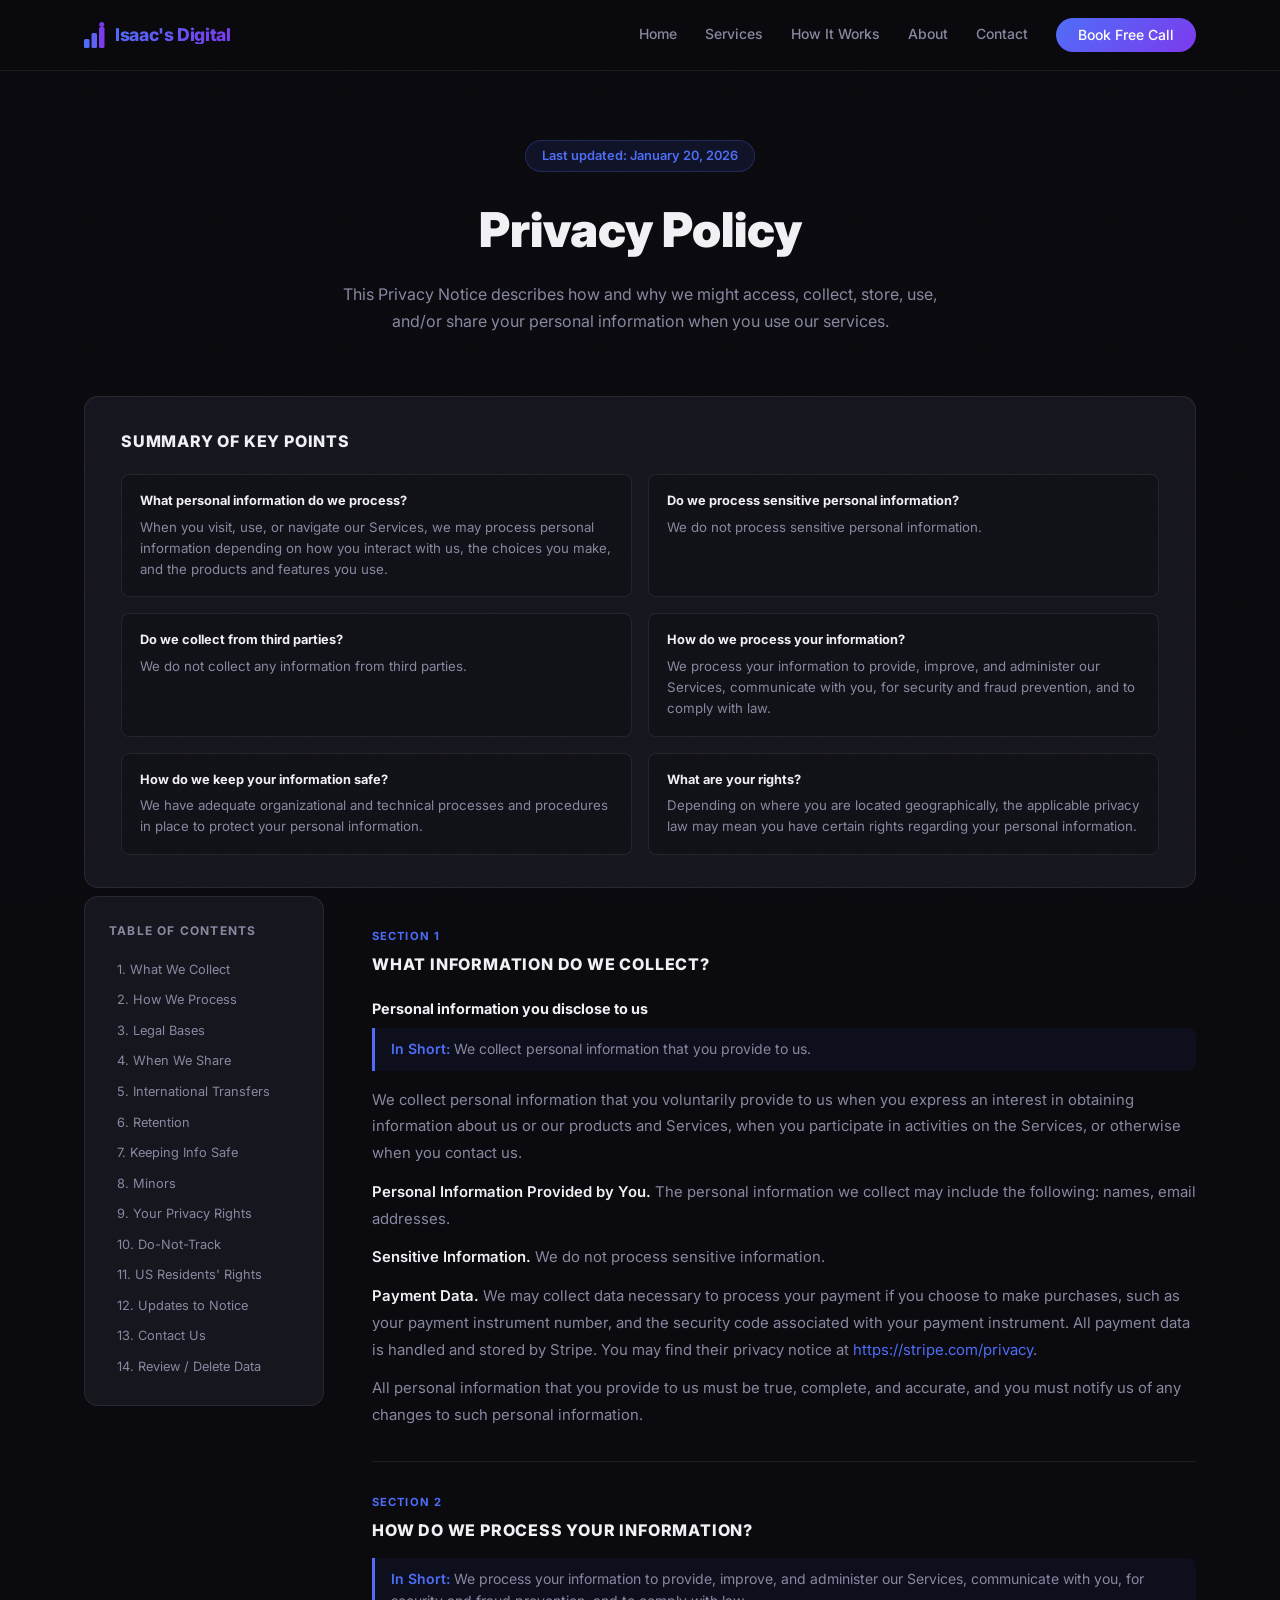
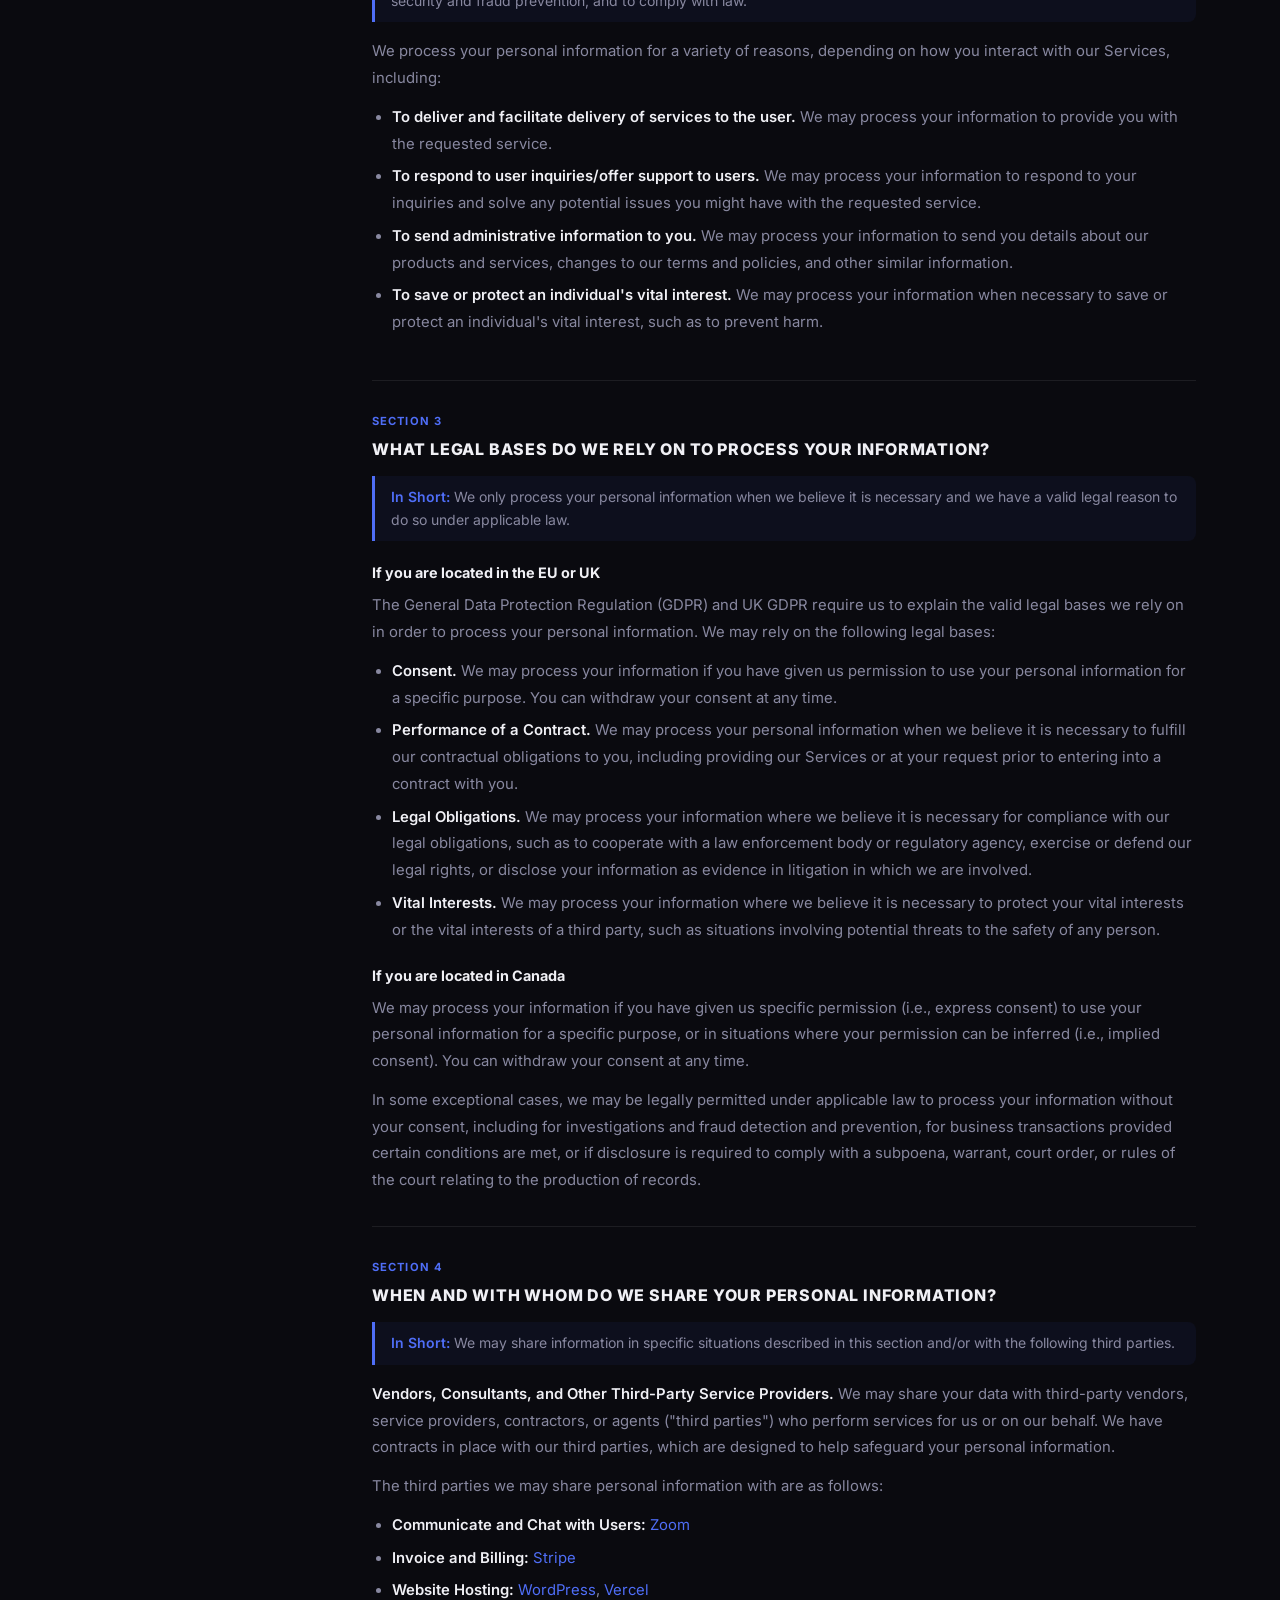
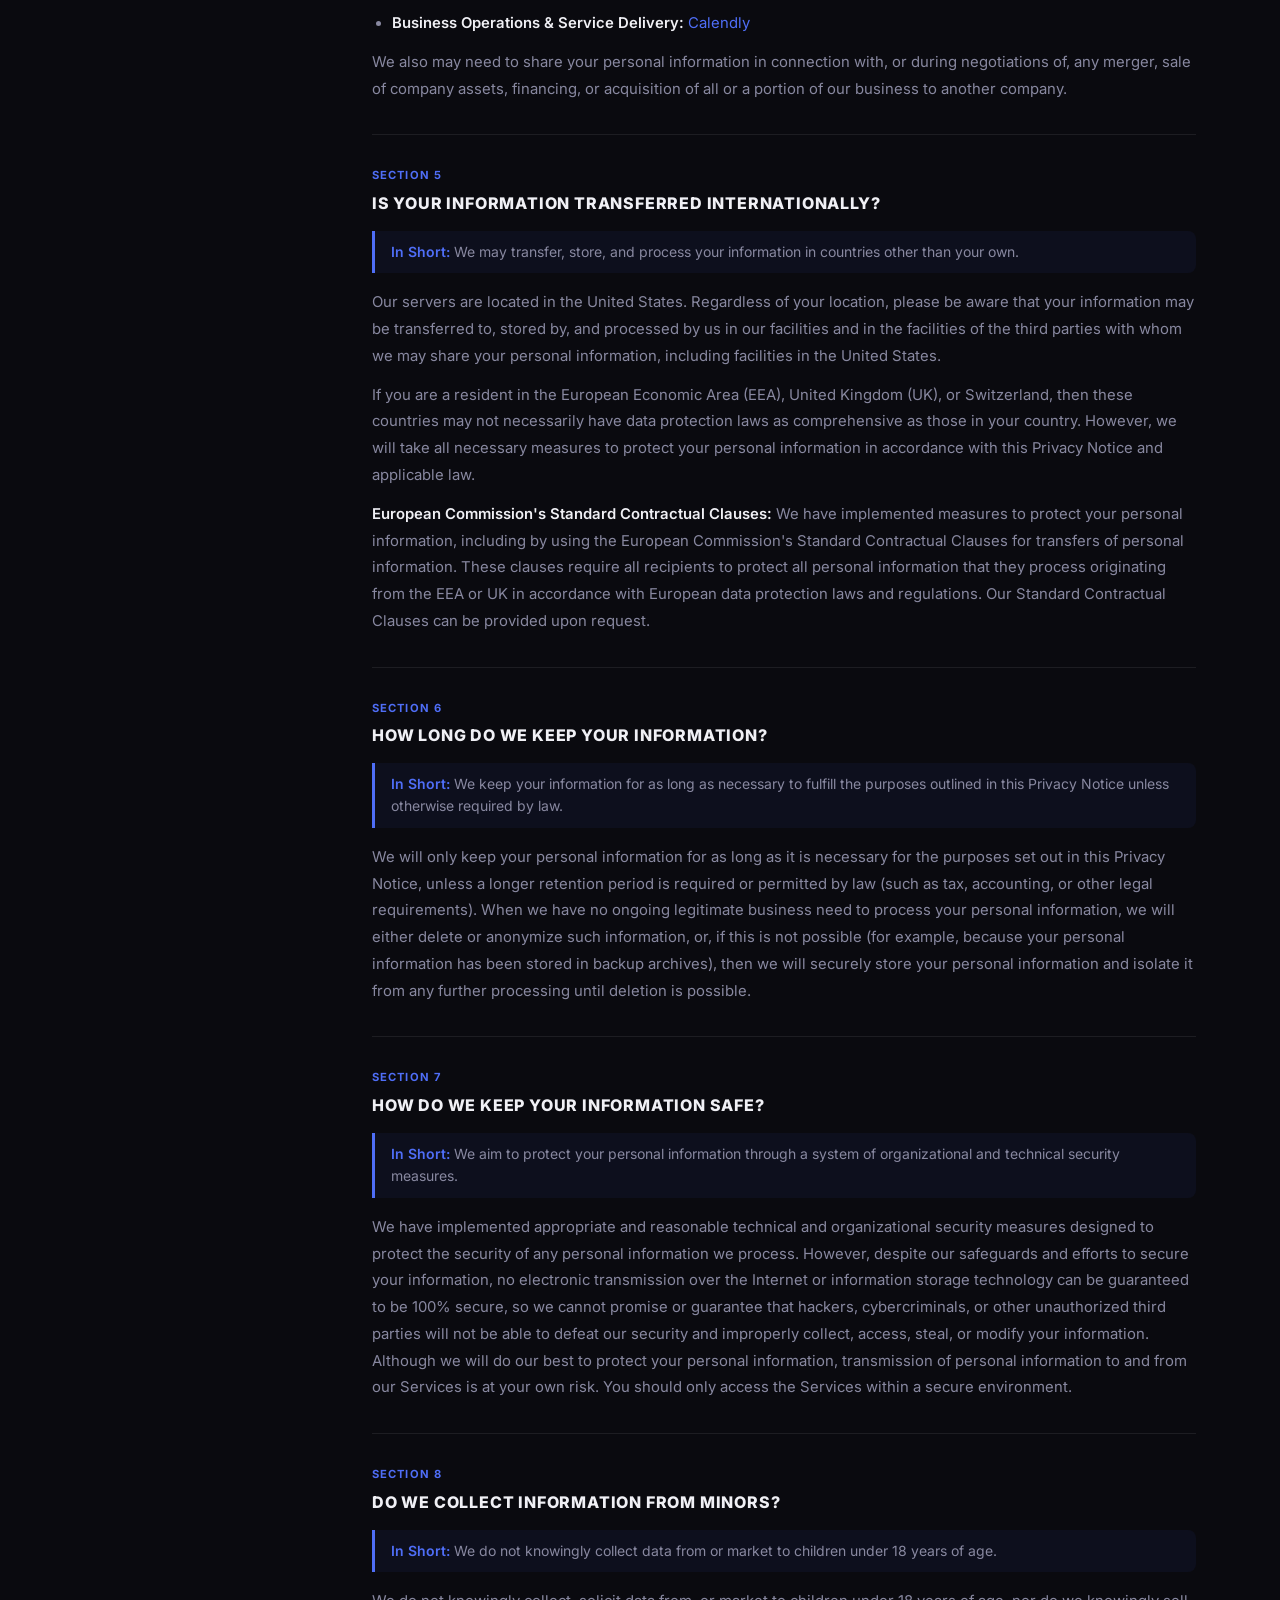
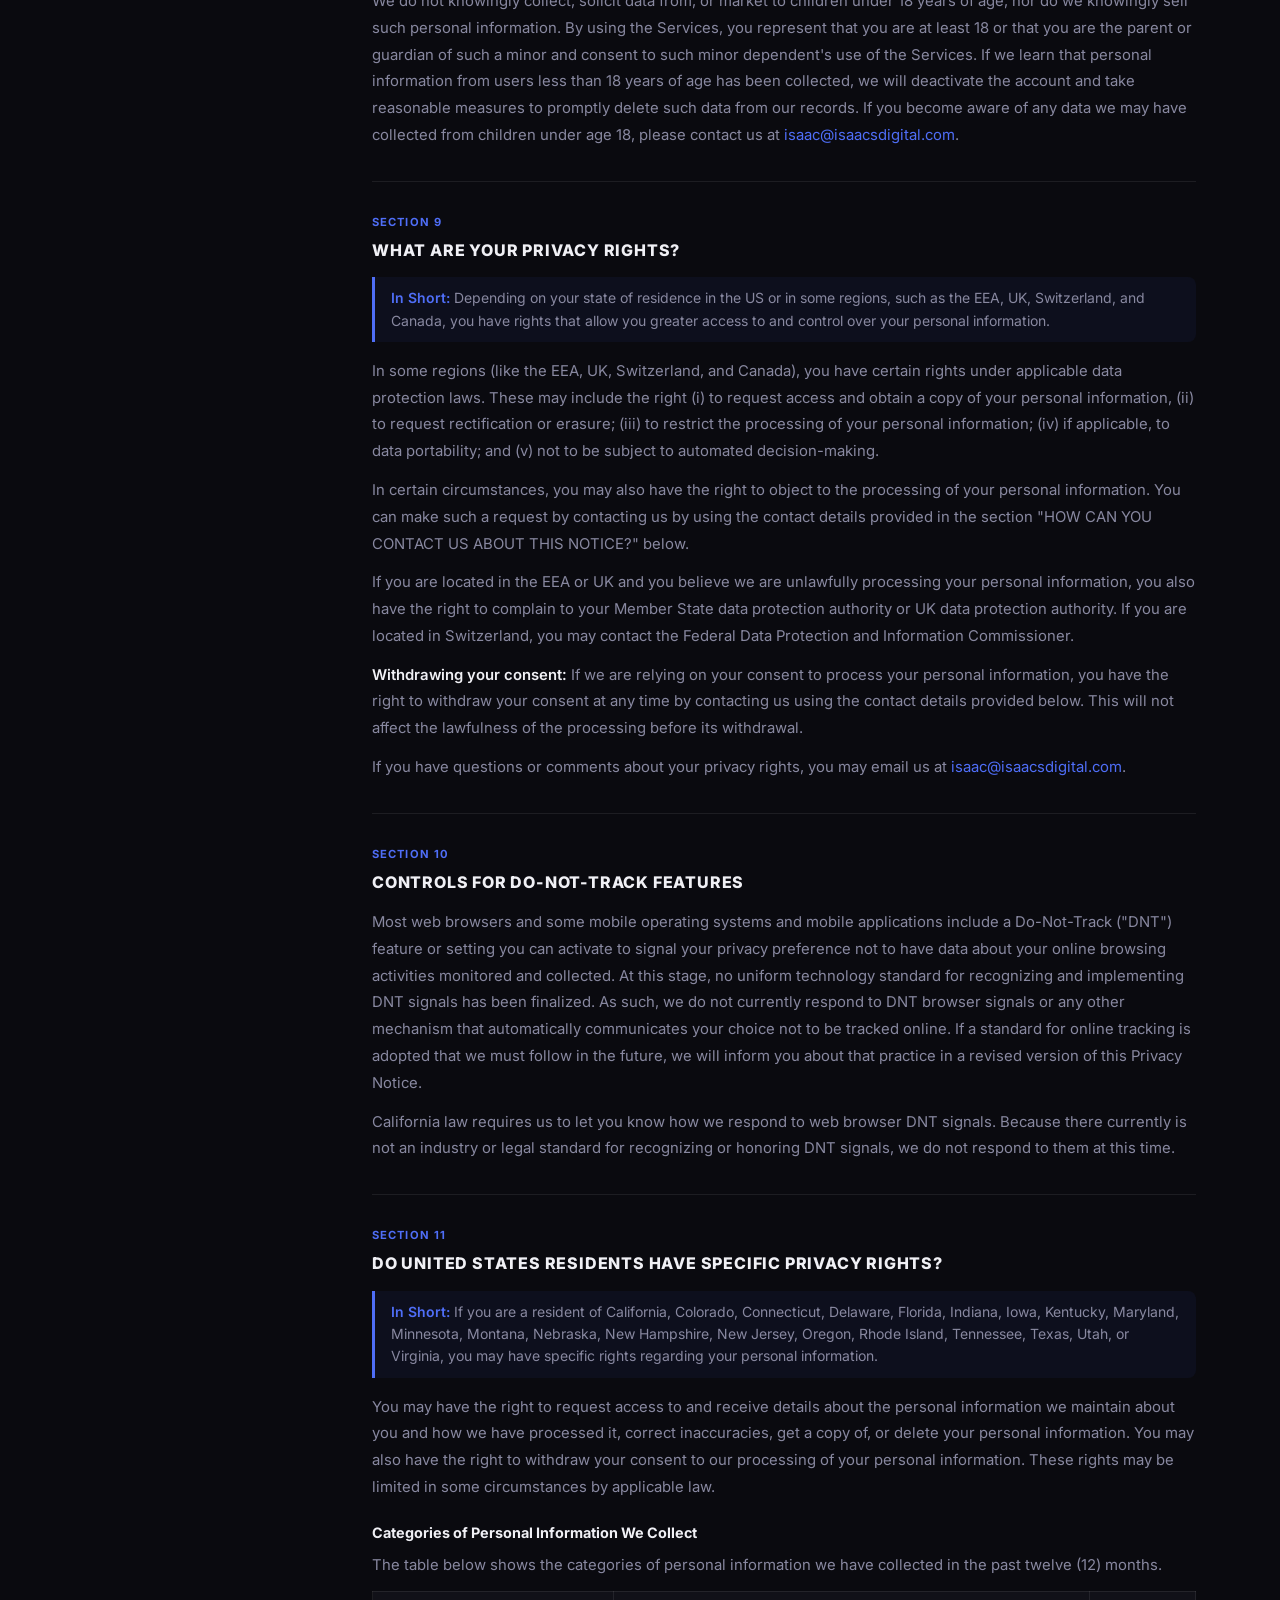
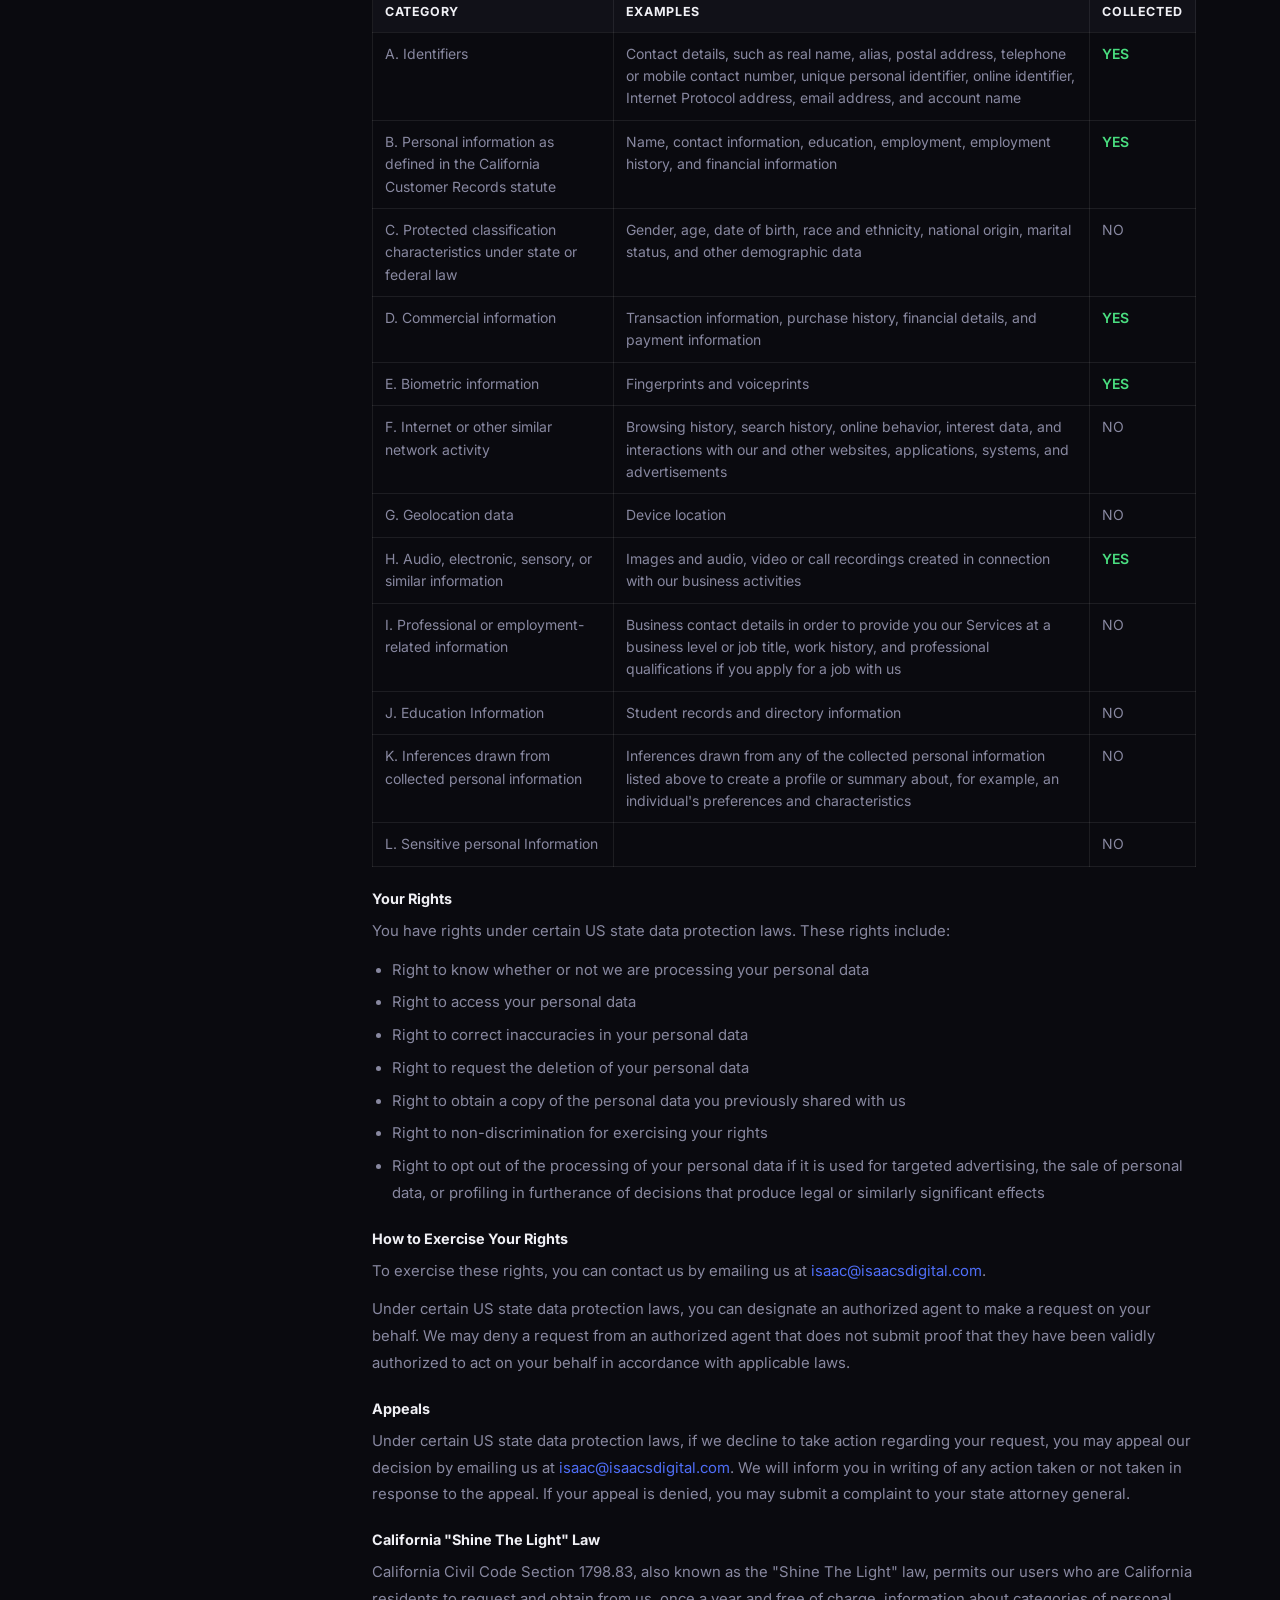
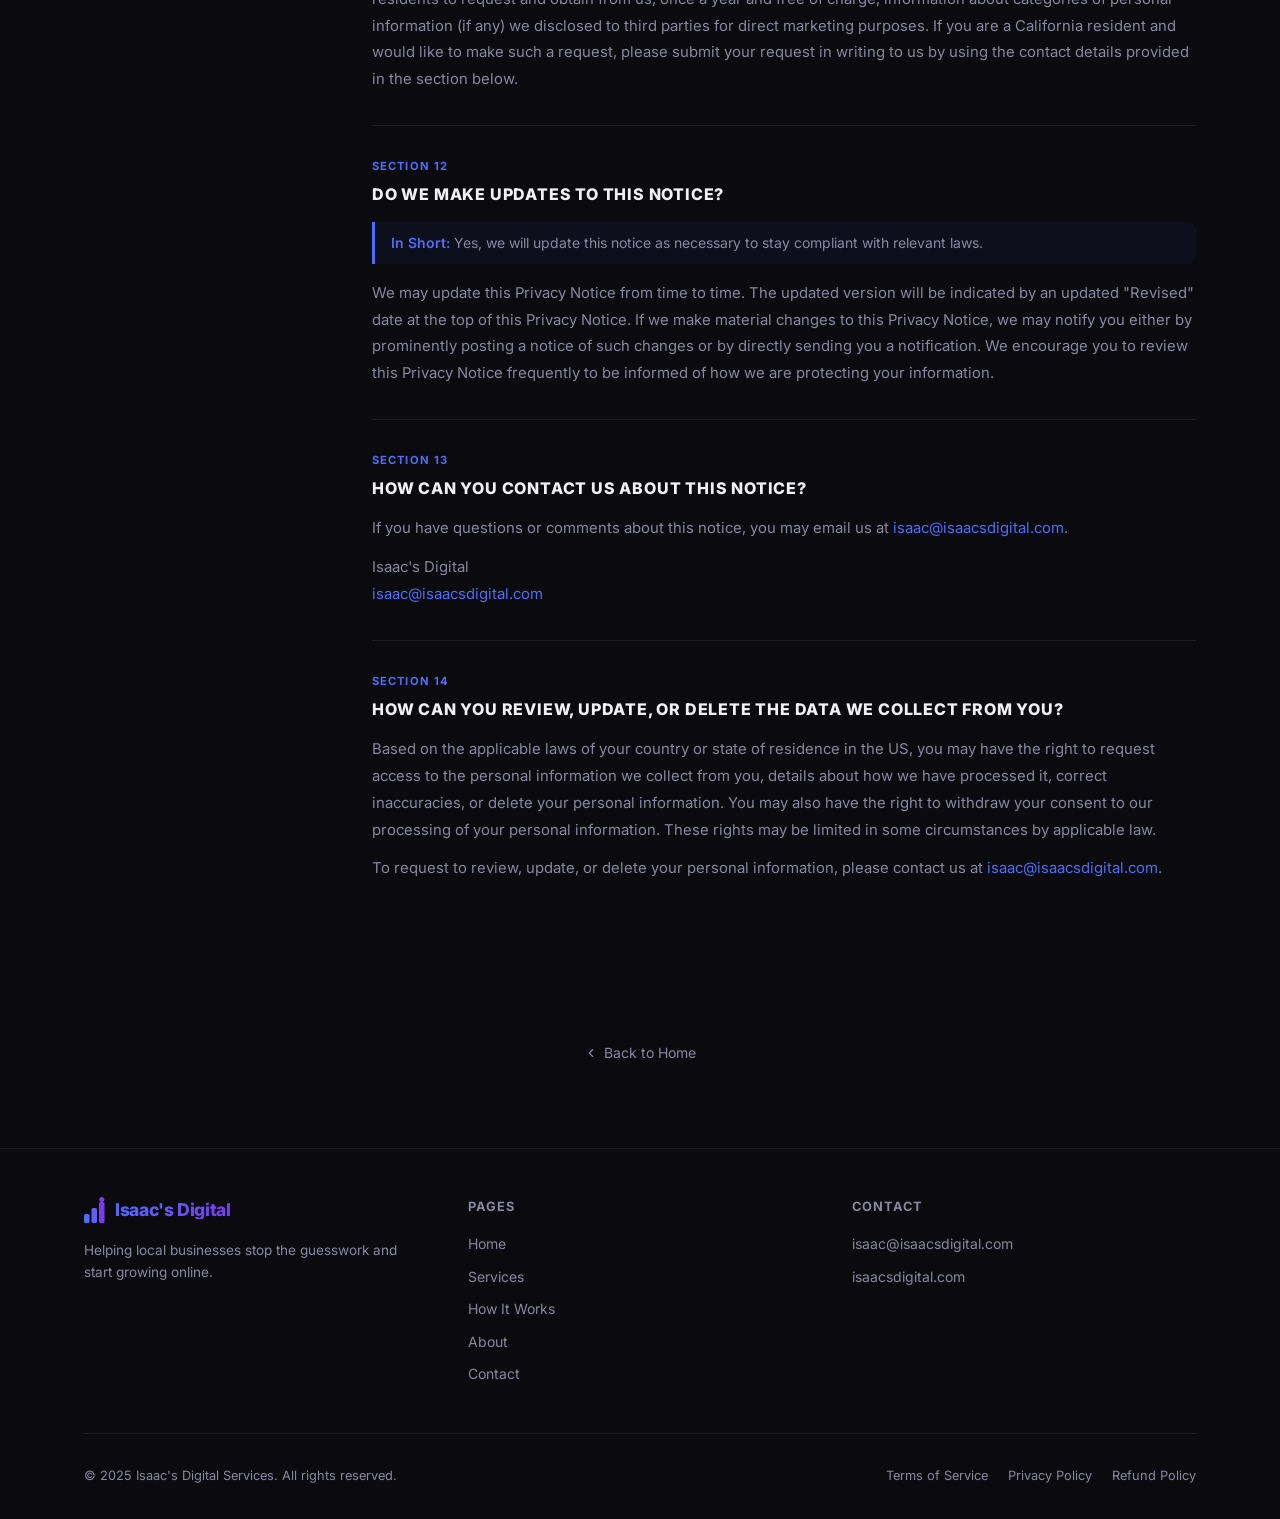
<file: privacy-policy.html>
<!DOCTYPE html>
<html lang="en">
<head>
  <meta charset="UTF-8" />
  <meta name="viewport" content="width=device-width, initial-scale=1.0" />
  <title>Privacy Policy | Isaac's Digital Services</title>
  <meta name="description" content="Privacy Policy for Isaac's Digital Services. Learn how we collect, process, and protect your personal information." />
  <link rel="preconnect" href="https://fonts.googleapis.com" />
  <link rel="preconnect" href="https://fonts.gstatic.com" crossorigin />
  <link href="https://fonts.googleapis.com/css2?family=Inter:wght@300;400;500;600;700;800;900&display=swap" rel="stylesheet" />
  <link rel="stylesheet" href="styles.css" />
  <style>
    .legal-hero {
      padding: 140px 0 60px;
      text-align: center;
      position: relative;
    }
    .legal-hero h1 { font-size: clamp(2rem, 5vw, 3rem); font-weight: 900; margin-bottom: 12px; }
    .legal-hero .last-updated {
      display: inline-block;
      background: rgba(79,110,247,0.1);
      border: 1px solid rgba(79,110,247,0.25);
      color: var(--accent);
      border-radius: 100px;
      padding: 5px 16px;
      font-size: 0.8rem;
      font-weight: 600;
      margin-bottom: 20px;
    }
    .legal-hero p { color: var(--muted); max-width: 640px; margin: 0 auto; line-height: 1.7; }

    .summary-card {
      background: var(--surface);
      border: 1px solid var(--border);
      border-radius: var(--radius);
      padding: 32px 36px;
      margin-bottom: 8px;
    }
    .summary-card h2 {
      font-size: 1rem;
      font-weight: 800;
      text-transform: uppercase;
      letter-spacing: 0.05em;
      margin-bottom: 20px;
    }
    .summary-grid {
      display: grid;
      grid-template-columns: 1fr 1fr;
      gap: 16px;
    }
    @media (max-width: 640px) { .summary-grid { grid-template-columns: 1fr; } }
    .summary-item {
      background: var(--bg2);
      border: 1px solid var(--border);
      border-radius: var(--radius-sm);
      padding: 16px 18px;
    }
    .summary-item strong {
      display: block;
      font-size: 0.8rem;
      font-weight: 700;
      color: var(--text);
      margin-bottom: 5px;
    }
    .summary-item p {
      font-size: 0.83rem;
      color: var(--muted);
      line-height: 1.6;
      margin: 0;
    }

    .legal-layout {
      display: grid;
      grid-template-columns: 240px 1fr;
      gap: 48px;
      align-items: start;
      padding-bottom: 80px;
    }
    @media (max-width: 860px) {
      .legal-layout { grid-template-columns: 1fr; }
      .toc-card { display: none; }
    }

    .toc-card {
      position: sticky;
      top: 100px;
      background: var(--surface);
      border: 1px solid var(--border);
      border-radius: var(--radius);
      padding: 24px;
    }
    .toc-card h3 {
      font-size: 0.75rem;
      font-weight: 700;
      text-transform: uppercase;
      letter-spacing: 0.1em;
      color: var(--muted);
      margin-bottom: 16px;
    }
    .toc-list { list-style: none; display: flex; flex-direction: column; gap: 2px; }
    .toc-list a {
      display: block;
      font-size: 0.8rem;
      color: var(--muted);
      padding: 5px 8px;
      border-radius: 6px;
      line-height: 1.45;
      transition: background 0.15s, color 0.15s;
    }
    .toc-list a:hover { background: rgba(255,255,255,0.05); color: var(--text); }

    .legal-content { display: flex; flex-direction: column; gap: 0; }
    .legal-section {
      padding: 32px 0;
      border-bottom: 1px solid var(--border);
    }
    .legal-section:last-child { border-bottom: none; }
    .legal-section h2 {
      font-size: 1rem;
      font-weight: 800;
      text-transform: uppercase;
      letter-spacing: 0.05em;
      margin-bottom: 14px;
      color: var(--text);
    }
    .legal-section .section-num {
      font-size: 0.7rem;
      font-weight: 700;
      color: var(--accent);
      text-transform: uppercase;
      letter-spacing: 0.1em;
      margin-bottom: 6px;
    }
    .legal-section p {
      color: var(--muted);
      line-height: 1.8;
      font-size: 0.93rem;
      margin-bottom: 12px;
    }
    .legal-section p:last-child { margin-bottom: 0; }
    .legal-section ul {
      color: var(--muted);
      line-height: 1.8;
      font-size: 0.93rem;
      padding-left: 20px;
      margin-bottom: 12px;
    }
    .legal-section ul li { margin-bottom: 6px; }
    .legal-section h3 {
      font-size: 0.9rem;
      font-weight: 700;
      color: var(--text);
      margin: 20px 0 8px;
    }
    .legal-section a { color: var(--accent); }
    .legal-section a:hover { text-decoration: underline; }
    .legal-section strong { color: var(--text); font-weight: 600; }
    .in-short {
      background: rgba(79,110,247,0.06);
      border-left: 3px solid var(--accent);
      border-radius: 0 var(--radius-sm) var(--radius-sm) 0;
      padding: 10px 16px;
      margin-bottom: 16px;
    }
    .in-short p { color: var(--muted); font-size: 0.875rem !important; margin: 0 !important; line-height: 1.6 !important; }
    .in-short p strong { color: var(--accent); }

    .privacy-table {
      width: 100%;
      border-collapse: collapse;
      margin-bottom: 16px;
      font-size: 0.875rem;
    }
    .privacy-table th {
      text-align: left;
      padding: 10px 12px;
      background: var(--bg2);
      border: 1px solid var(--border);
      font-size: 0.78rem;
      font-weight: 700;
      color: var(--text);
      text-transform: uppercase;
      letter-spacing: 0.05em;
    }
    .privacy-table td {
      padding: 10px 12px;
      border: 1px solid var(--border);
      color: var(--muted);
      vertical-align: top;
      line-height: 1.6;
    }
    .privacy-table td.yes { color: #4ade80; font-weight: 600; }
    .privacy-table td.no { color: var(--muted); }
    @media (max-width: 700px) {
      .privacy-table { font-size: 0.8rem; }
      .privacy-table th, .privacy-table td { padding: 8px 10px; }
    }

    .legal-back {
      text-align: center;
      margin-top: 48px;
      padding-bottom: 80px;
    }
    .legal-back a {
      color: var(--muted);
      font-size: 0.875rem;
      display: inline-flex;
      align-items: center;
      gap: 6px;
      transition: color 0.2s;
    }
    .legal-back a:hover { color: var(--text); }
  </style>
</head>
<body>

  <!-- NAV -->
  <nav>
    <div class="container nav-inner">
      <a href="index.html" class="site-logo">
        <svg width="22" height="26" viewBox="0 0 22 26" fill="none" aria-hidden="true"><rect x="0" y="17" width="5.5" height="9" rx="1.5" fill="#4f6ef7"/><rect x="7.5" y="11" width="5.5" height="15" rx="1.5" fill="#6060f5"/><rect x="15" y="5" width="5.5" height="21" rx="1.5" fill="#7c3aed"/><circle cx="17.75" cy="2.5" r="2.5" fill="#7c3aed"/></svg>
        <span class="logo-text">Isaac's Digital</span>
      </a>
      <div class="nav-links">
        <a href="index.html">Home</a>
        <a href="services.html">Services</a>
        <a href="how-it-works.html">How It Works</a>
        <a href="about.html">About</a>
        <a href="contact.html">Contact</a>
        <a href="https://calendly.com/isaacsdigitalservices/new-meeting" class="nav-cta">Book Free Call</a>
      </div>
      <button class="hamburger" id="hamburgerBtn" aria-label="Open menu">
        <span></span><span></span><span></span>
      </button>
    </div>
  </nav>

  <div class="mobile-menu" id="mobileMenu">
    <button class="close-menu" id="closeMenu">&#x2715;</button>
    <a href="index.html" onclick="closeMobile()">Home</a>
    <a href="services.html" onclick="closeMobile()">Services</a>
    <a href="how-it-works.html" onclick="closeMobile()">How It Works</a>
    <a href="about.html" onclick="closeMobile()">About</a>
    <a href="contact.html" onclick="closeMobile()">Contact</a>
    <a href="https://calendly.com/isaacsdigitalservices/new-meeting" class="nav-cta" onclick="closeMobile()">Book Free Call</a>
  </div>

  <!-- HERO -->
  <section class="legal-hero">
    <div class="container">
      <div class="last-updated">Last updated: January 20, 2026</div>
      <h1>Privacy Policy</h1>
      <p>This Privacy Notice describes how and why we might access, collect, store, use, and/or share your personal information when you use our services.</p>
    </div>
  </section>

  <!-- CONTENT -->
  <section style="padding-bottom: 0;">
    <div class="container">

      <!-- Summary card -->
      <div class="summary-card">
        <h2>Summary of Key Points</h2>
        <div class="summary-grid">
          <div class="summary-item">
            <strong>What personal information do we process?</strong>
            <p>When you visit, use, or navigate our Services, we may process personal information depending on how you interact with us, the choices you make, and the products and features you use.</p>
          </div>
          <div class="summary-item">
            <strong>Do we process sensitive personal information?</strong>
            <p>We do not process sensitive personal information.</p>
          </div>
          <div class="summary-item">
            <strong>Do we collect from third parties?</strong>
            <p>We do not collect any information from third parties.</p>
          </div>
          <div class="summary-item">
            <strong>How do we process your information?</strong>
            <p>We process your information to provide, improve, and administer our Services, communicate with you, for security and fraud prevention, and to comply with law.</p>
          </div>
          <div class="summary-item">
            <strong>How do we keep your information safe?</strong>
            <p>We have adequate organizational and technical processes and procedures in place to protect your personal information.</p>
          </div>
          <div class="summary-item">
            <strong>What are your rights?</strong>
            <p>Depending on where you are located geographically, the applicable privacy law may mean you have certain rights regarding your personal information.</p>
          </div>
        </div>
      </div>

      <div class="legal-layout">

        <aside>
          <div class="toc-card">
            <h3>Table of Contents</h3>
            <ul class="toc-list">
              <li><a href="#collect">1. What We Collect</a></li>
              <li><a href="#process">2. How We Process</a></li>
              <li><a href="#legalbases">3. Legal Bases</a></li>
              <li><a href="#share">4. When We Share</a></li>
              <li><a href="#international">5. International Transfers</a></li>
              <li><a href="#retention">6. Retention</a></li>
              <li><a href="#safe">7. Keeping Info Safe</a></li>
              <li><a href="#minors">8. Minors</a></li>
              <li><a href="#rights">9. Your Privacy Rights</a></li>
              <li><a href="#dnt">10. Do-Not-Track</a></li>
              <li><a href="#usrights">11. US Residents' Rights</a></li>
              <li><a href="#updates">12. Updates to Notice</a></li>
              <li><a href="#contactus">13. Contact Us</a></li>
              <li><a href="#delete">14. Review / Delete Data</a></li>
            </ul>
          </div>
        </aside>

        <div class="legal-content">

          <div class="legal-section" id="collect">
            <div class="section-num">Section 1</div>
            <h2>What Information Do We Collect?</h2>
            <h3>Personal information you disclose to us</h3>
            <div class="in-short"><p><strong>In Short:</strong> We collect personal information that you provide to us.</p></div>
            <p>We collect personal information that you voluntarily provide to us when you express an interest in obtaining information about us or our products and Services, when you participate in activities on the Services, or otherwise when you contact us.</p>
            <p><strong>Personal Information Provided by You.</strong> The personal information we collect may include the following: names, email addresses.</p>
            <p><strong>Sensitive Information.</strong> We do not process sensitive information.</p>
            <p><strong>Payment Data.</strong> We may collect data necessary to process your payment if you choose to make purchases, such as your payment instrument number, and the security code associated with your payment instrument. All payment data is handled and stored by Stripe. You may find their privacy notice at <a href="https://stripe.com/privacy" rel="noopener noreferrer">https://stripe.com/privacy</a>.</p>
            <p>All personal information that you provide to us must be true, complete, and accurate, and you must notify us of any changes to such personal information.</p>
          </div>

          <div class="legal-section" id="process">
            <div class="section-num">Section 2</div>
            <h2>How Do We Process Your Information?</h2>
            <div class="in-short"><p><strong>In Short:</strong> We process your information to provide, improve, and administer our Services, communicate with you, for security and fraud prevention, and to comply with law.</p></div>
            <p>We process your personal information for a variety of reasons, depending on how you interact with our Services, including:</p>
            <ul>
              <li><strong>To deliver and facilitate delivery of services to the user.</strong> We may process your information to provide you with the requested service.</li>
              <li><strong>To respond to user inquiries/offer support to users.</strong> We may process your information to respond to your inquiries and solve any potential issues you might have with the requested service.</li>
              <li><strong>To send administrative information to you.</strong> We may process your information to send you details about our products and services, changes to our terms and policies, and other similar information.</li>
              <li><strong>To save or protect an individual's vital interest.</strong> We may process your information when necessary to save or protect an individual's vital interest, such as to prevent harm.</li>
            </ul>
          </div>

          <div class="legal-section" id="legalbases">
            <div class="section-num">Section 3</div>
            <h2>What Legal Bases Do We Rely On to Process Your Information?</h2>
            <div class="in-short"><p><strong>In Short:</strong> We only process your personal information when we believe it is necessary and we have a valid legal reason to do so under applicable law.</p></div>
            <h3>If you are located in the EU or UK</h3>
            <p>The General Data Protection Regulation (GDPR) and UK GDPR require us to explain the valid legal bases we rely on in order to process your personal information. We may rely on the following legal bases:</p>
            <ul>
              <li><strong>Consent.</strong> We may process your information if you have given us permission to use your personal information for a specific purpose. You can withdraw your consent at any time.</li>
              <li><strong>Performance of a Contract.</strong> We may process your personal information when we believe it is necessary to fulfill our contractual obligations to you, including providing our Services or at your request prior to entering into a contract with you.</li>
              <li><strong>Legal Obligations.</strong> We may process your information where we believe it is necessary for compliance with our legal obligations, such as to cooperate with a law enforcement body or regulatory agency, exercise or defend our legal rights, or disclose your information as evidence in litigation in which we are involved.</li>
              <li><strong>Vital Interests.</strong> We may process your information where we believe it is necessary to protect your vital interests or the vital interests of a third party, such as situations involving potential threats to the safety of any person.</li>
            </ul>
            <h3>If you are located in Canada</h3>
            <p>We may process your information if you have given us specific permission (i.e., express consent) to use your personal information for a specific purpose, or in situations where your permission can be inferred (i.e., implied consent). You can withdraw your consent at any time.</p>
            <p>In some exceptional cases, we may be legally permitted under applicable law to process your information without your consent, including for investigations and fraud detection and prevention, for business transactions provided certain conditions are met, or if disclosure is required to comply with a subpoena, warrant, court order, or rules of the court relating to the production of records.</p>
          </div>

          <div class="legal-section" id="share">
            <div class="section-num">Section 4</div>
            <h2>When and With Whom Do We Share Your Personal Information?</h2>
            <div class="in-short"><p><strong>In Short:</strong> We may share information in specific situations described in this section and/or with the following third parties.</p></div>
            <p><strong>Vendors, Consultants, and Other Third-Party Service Providers.</strong> We may share your data with third-party vendors, service providers, contractors, or agents ("third parties") who perform services for us or on our behalf. We have contracts in place with our third parties, which are designed to help safeguard your personal information.</p>
            <p>The third parties we may share personal information with are as follows:</p>
            <ul>
              <li><strong>Communicate and Chat with Users:</strong> <a href="https://explore.zoom.us/en/privacy/" target="_blank" rel="noopener noreferrer">Zoom</a></li>
              <li><strong>Invoice and Billing:</strong> <a href="https://stripe.com/privacy" target="_blank" rel="noopener noreferrer">Stripe</a></li>
              <li><strong>Website Hosting:</strong> <a href="https://automattic.com/privacy/" target="_blank" rel="noopener noreferrer">WordPress</a>, <a href="https://vercel.com/legal/privacy-policy" target="_blank" rel="noopener noreferrer">Vercel</a></li>
              <li><strong>Business Operations &amp; Service Delivery:</strong> <a href="https://calendly.com/privacy" target="_blank" rel="noopener noreferrer">Calendly</a></li>
            </ul>
            <p>We also may need to share your personal information in connection with, or during negotiations of, any merger, sale of company assets, financing, or acquisition of all or a portion of our business to another company.</p>
          </div>

          <div class="legal-section" id="international">
            <div class="section-num">Section 5</div>
            <h2>Is Your Information Transferred Internationally?</h2>
            <div class="in-short"><p><strong>In Short:</strong> We may transfer, store, and process your information in countries other than your own.</p></div>
            <p>Our servers are located in the United States. Regardless of your location, please be aware that your information may be transferred to, stored by, and processed by us in our facilities and in the facilities of the third parties with whom we may share your personal information, including facilities in the United States.</p>
            <p>If you are a resident in the European Economic Area (EEA), United Kingdom (UK), or Switzerland, then these countries may not necessarily have data protection laws as comprehensive as those in your country. However, we will take all necessary measures to protect your personal information in accordance with this Privacy Notice and applicable law.</p>
            <p><strong>European Commission's Standard Contractual Clauses:</strong> We have implemented measures to protect your personal information, including by using the European Commission's Standard Contractual Clauses for transfers of personal information. These clauses require all recipients to protect all personal information that they process originating from the EEA or UK in accordance with European data protection laws and regulations. Our Standard Contractual Clauses can be provided upon request.</p>
          </div>

          <div class="legal-section" id="retention">
            <div class="section-num">Section 6</div>
            <h2>How Long Do We Keep Your Information?</h2>
            <div class="in-short"><p><strong>In Short:</strong> We keep your information for as long as necessary to fulfill the purposes outlined in this Privacy Notice unless otherwise required by law.</p></div>
            <p>We will only keep your personal information for as long as it is necessary for the purposes set out in this Privacy Notice, unless a longer retention period is required or permitted by law (such as tax, accounting, or other legal requirements). When we have no ongoing legitimate business need to process your personal information, we will either delete or anonymize such information, or, if this is not possible (for example, because your personal information has been stored in backup archives), then we will securely store your personal information and isolate it from any further processing until deletion is possible.</p>
          </div>

          <div class="legal-section" id="safe">
            <div class="section-num">Section 7</div>
            <h2>How Do We Keep Your Information Safe?</h2>
            <div class="in-short"><p><strong>In Short:</strong> We aim to protect your personal information through a system of organizational and technical security measures.</p></div>
            <p>We have implemented appropriate and reasonable technical and organizational security measures designed to protect the security of any personal information we process. However, despite our safeguards and efforts to secure your information, no electronic transmission over the Internet or information storage technology can be guaranteed to be 100% secure, so we cannot promise or guarantee that hackers, cybercriminals, or other unauthorized third parties will not be able to defeat our security and improperly collect, access, steal, or modify your information. Although we will do our best to protect your personal information, transmission of personal information to and from our Services is at your own risk. You should only access the Services within a secure environment.</p>
          </div>

          <div class="legal-section" id="minors">
            <div class="section-num">Section 8</div>
            <h2>Do We Collect Information from Minors?</h2>
            <div class="in-short"><p><strong>In Short:</strong> We do not knowingly collect data from or market to children under 18 years of age.</p></div>
            <p>We do not knowingly collect, solicit data from, or market to children under 18 years of age, nor do we knowingly sell such personal information. By using the Services, you represent that you are at least 18 or that you are the parent or guardian of such a minor and consent to such minor dependent's use of the Services. If we learn that personal information from users less than 18 years of age has been collected, we will deactivate the account and take reasonable measures to promptly delete such data from our records. If you become aware of any data we may have collected from children under age 18, please contact us at <a href="mailto:isaac@isaacsdigital.com">isaac@isaacsdigital.com</a>.</p>
          </div>

          <div class="legal-section" id="rights">
            <div class="section-num">Section 9</div>
            <h2>What Are Your Privacy Rights?</h2>
            <div class="in-short"><p><strong>In Short:</strong> Depending on your state of residence in the US or in some regions, such as the EEA, UK, Switzerland, and Canada, you have rights that allow you greater access to and control over your personal information.</p></div>
            <p>In some regions (like the EEA, UK, Switzerland, and Canada), you have certain rights under applicable data protection laws. These may include the right (i) to request access and obtain a copy of your personal information, (ii) to request rectification or erasure; (iii) to restrict the processing of your personal information; (iv) if applicable, to data portability; and (v) not to be subject to automated decision-making.</p>
            <p>In certain circumstances, you may also have the right to object to the processing of your personal information. You can make such a request by contacting us by using the contact details provided in the section "HOW CAN YOU CONTACT US ABOUT THIS NOTICE?" below.</p>
            <p>If you are located in the EEA or UK and you believe we are unlawfully processing your personal information, you also have the right to complain to your Member State data protection authority or UK data protection authority. If you are located in Switzerland, you may contact the Federal Data Protection and Information Commissioner.</p>
            <p><strong>Withdrawing your consent:</strong> If we are relying on your consent to process your personal information, you have the right to withdraw your consent at any time by contacting us using the contact details provided below. This will not affect the lawfulness of the processing before its withdrawal.</p>
            <p>If you have questions or comments about your privacy rights, you may email us at <a href="mailto:isaac@isaacsdigital.com">isaac@isaacsdigital.com</a>.</p>
          </div>

          <div class="legal-section" id="dnt">
            <div class="section-num">Section 10</div>
            <h2>Controls for Do-Not-Track Features</h2>
            <p>Most web browsers and some mobile operating systems and mobile applications include a Do-Not-Track ("DNT") feature or setting you can activate to signal your privacy preference not to have data about your online browsing activities monitored and collected. At this stage, no uniform technology standard for recognizing and implementing DNT signals has been finalized. As such, we do not currently respond to DNT browser signals or any other mechanism that automatically communicates your choice not to be tracked online. If a standard for online tracking is adopted that we must follow in the future, we will inform you about that practice in a revised version of this Privacy Notice.</p>
            <p>California law requires us to let you know how we respond to web browser DNT signals. Because there currently is not an industry or legal standard for recognizing or honoring DNT signals, we do not respond to them at this time.</p>
          </div>

          <div class="legal-section" id="usrights">
            <div class="section-num">Section 11</div>
            <h2>Do United States Residents Have Specific Privacy Rights?</h2>
            <div class="in-short"><p><strong>In Short:</strong> If you are a resident of California, Colorado, Connecticut, Delaware, Florida, Indiana, Iowa, Kentucky, Maryland, Minnesota, Montana, Nebraska, New Hampshire, New Jersey, Oregon, Rhode Island, Tennessee, Texas, Utah, or Virginia, you may have specific rights regarding your personal information.</p></div>
            <p>You may have the right to request access to and receive details about the personal information we maintain about you and how we have processed it, correct inaccuracies, get a copy of, or delete your personal information. You may also have the right to withdraw your consent to our processing of your personal information. These rights may be limited in some circumstances by applicable law.</p>
            <h3>Categories of Personal Information We Collect</h3>
            <p>The table below shows the categories of personal information we have collected in the past twelve (12) months.</p>
            <table class="privacy-table">
              <thead>
                <tr>
                  <th>Category</th>
                  <th>Examples</th>
                  <th>Collected</th>
                </tr>
              </thead>
              <tbody>
                <tr>
                  <td>A. Identifiers</td>
                  <td>Contact details, such as real name, alias, postal address, telephone or mobile contact number, unique personal identifier, online identifier, Internet Protocol address, email address, and account name</td>
                  <td class="yes">YES</td>
                </tr>
                <tr>
                  <td>B. Personal information as defined in the California Customer Records statute</td>
                  <td>Name, contact information, education, employment, employment history, and financial information</td>
                  <td class="yes">YES</td>
                </tr>
                <tr>
                  <td>C. Protected classification characteristics under state or federal law</td>
                  <td>Gender, age, date of birth, race and ethnicity, national origin, marital status, and other demographic data</td>
                  <td class="no">NO</td>
                </tr>
                <tr>
                  <td>D. Commercial information</td>
                  <td>Transaction information, purchase history, financial details, and payment information</td>
                  <td class="yes">YES</td>
                </tr>
                <tr>
                  <td>E. Biometric information</td>
                  <td>Fingerprints and voiceprints</td>
                  <td class="yes">YES</td>
                </tr>
                <tr>
                  <td>F. Internet or other similar network activity</td>
                  <td>Browsing history, search history, online behavior, interest data, and interactions with our and other websites, applications, systems, and advertisements</td>
                  <td class="no">NO</td>
                </tr>
                <tr>
                  <td>G. Geolocation data</td>
                  <td>Device location</td>
                  <td class="no">NO</td>
                </tr>
                <tr>
                  <td>H. Audio, electronic, sensory, or similar information</td>
                  <td>Images and audio, video or call recordings created in connection with our business activities</td>
                  <td class="yes">YES</td>
                </tr>
                <tr>
                  <td>I. Professional or employment-related information</td>
                  <td>Business contact details in order to provide you our Services at a business level or job title, work history, and professional qualifications if you apply for a job with us</td>
                  <td class="no">NO</td>
                </tr>
                <tr>
                  <td>J. Education Information</td>
                  <td>Student records and directory information</td>
                  <td class="no">NO</td>
                </tr>
                <tr>
                  <td>K. Inferences drawn from collected personal information</td>
                  <td>Inferences drawn from any of the collected personal information listed above to create a profile or summary about, for example, an individual's preferences and characteristics</td>
                  <td class="no">NO</td>
                </tr>
                <tr>
                  <td>L. Sensitive personal Information</td>
                  <td></td>
                  <td class="no">NO</td>
                </tr>
              </tbody>
            </table>
            <h3>Your Rights</h3>
            <p>You have rights under certain US state data protection laws. These rights include:</p>
            <ul>
              <li>Right to know whether or not we are processing your personal data</li>
              <li>Right to access your personal data</li>
              <li>Right to correct inaccuracies in your personal data</li>
              <li>Right to request the deletion of your personal data</li>
              <li>Right to obtain a copy of the personal data you previously shared with us</li>
              <li>Right to non-discrimination for exercising your rights</li>
              <li>Right to opt out of the processing of your personal data if it is used for targeted advertising, the sale of personal data, or profiling in furtherance of decisions that produce legal or similarly significant effects</li>
            </ul>
            <h3>How to Exercise Your Rights</h3>
            <p>To exercise these rights, you can contact us by emailing us at <a href="mailto:isaac@isaacsdigital.com">isaac@isaacsdigital.com</a>.</p>
            <p>Under certain US state data protection laws, you can designate an authorized agent to make a request on your behalf. We may deny a request from an authorized agent that does not submit proof that they have been validly authorized to act on your behalf in accordance with applicable laws.</p>
            <h3>Appeals</h3>
            <p>Under certain US state data protection laws, if we decline to take action regarding your request, you may appeal our decision by emailing us at <a href="mailto:isaac@isaacsdigital.com">isaac@isaacsdigital.com</a>. We will inform you in writing of any action taken or not taken in response to the appeal. If your appeal is denied, you may submit a complaint to your state attorney general.</p>
            <h3>California "Shine The Light" Law</h3>
            <p>California Civil Code Section 1798.83, also known as the "Shine The Light" law, permits our users who are California residents to request and obtain from us, once a year and free of charge, information about categories of personal information (if any) we disclosed to third parties for direct marketing purposes. If you are a California resident and would like to make such a request, please submit your request in writing to us by using the contact details provided in the section below.</p>
          </div>

          <div class="legal-section" id="updates">
            <div class="section-num">Section 12</div>
            <h2>Do We Make Updates to This Notice?</h2>
            <div class="in-short"><p><strong>In Short:</strong> Yes, we will update this notice as necessary to stay compliant with relevant laws.</p></div>
            <p>We may update this Privacy Notice from time to time. The updated version will be indicated by an updated "Revised" date at the top of this Privacy Notice. If we make material changes to this Privacy Notice, we may notify you either by prominently posting a notice of such changes or by directly sending you a notification. We encourage you to review this Privacy Notice frequently to be informed of how we are protecting your information.</p>
          </div>

          <div class="legal-section" id="contactus">
            <div class="section-num">Section 13</div>
            <h2>How Can You Contact Us About This Notice?</h2>
            <p>If you have questions or comments about this notice, you may email us at <a href="mailto:isaac@isaacsdigital.com">isaac@isaacsdigital.com</a>.</p>
            <p>
              Isaac's Digital<br>
              <a href="mailto:isaac@isaacsdigital.com">isaac@isaacsdigital.com</a>
            </p>
          </div>

          <div class="legal-section" id="delete">
            <div class="section-num">Section 14</div>
            <h2>How Can You Review, Update, or Delete the Data We Collect from You?</h2>
            <p>Based on the applicable laws of your country or state of residence in the US, you may have the right to request access to the personal information we collect from you, details about how we have processed it, correct inaccuracies, or delete your personal information. You may also have the right to withdraw your consent to our processing of your personal information. These rights may be limited in some circumstances by applicable law.</p>
            <p>To request to review, update, or delete your personal information, please contact us at <a href="mailto:isaac@isaacsdigital.com">isaac@isaacsdigital.com</a>.</p>
          </div>

        </div>
      </div>

      <div class="legal-back">
        <a href="index.html">
          <svg width="14" height="14" viewBox="0 0 24 24" fill="none" stroke="currentColor" stroke-width="2" stroke-linecap="round" stroke-linejoin="round"><polyline points="15 18 9 12 15 6"/></svg>
          Back to Home
        </a>
      </div>

    </div>
  </section>

  <!-- FOOTER -->
  <footer>
    <div class="container">
      <div class="footer-top">
        <div>
          <a href="index.html" class="site-logo">
            <svg width="22" height="26" viewBox="0 0 22 26" fill="none" aria-hidden="true"><rect x="0" y="17" width="5.5" height="9" rx="1.5" fill="#4f6ef7"/><rect x="7.5" y="11" width="5.5" height="15" rx="1.5" fill="#6060f5"/><rect x="15" y="5" width="5.5" height="21" rx="1.5" fill="#7c3aed"/><circle cx="17.75" cy="2.5" r="2.5" fill="#7c3aed"/></svg>
            <span class="logo-text">Isaac's Digital</span>
          </a>
          <p class="footer-tagline">Helping local businesses stop the guesswork and start growing online.</p>
        </div>
        <div>
          <div class="footer-col-title">Pages</div>
          <div class="footer-col-links">
            <a href="index.html">Home</a>
            <a href="services.html">Services</a>
            <a href="how-it-works.html">How It Works</a>
            <a href="about.html">About</a>
            <a href="contact.html">Contact</a>
          </div>
        </div>
        <div>
          <div class="footer-col-title">Contact</div>
          <div class="footer-col-links">
            <a href="mailto:isaac@isaacsdigital.com">isaac@isaacsdigital.com</a>
            <a href="https://isaacsdigital.com" style="color:var(--muted);">isaacsdigital.com</a>
          </div>
        </div>
      </div>
      <div class="footer-bottom">
        <div class="footer-copy">&copy; 2025 Isaac's Digital Services. All rights reserved.</div>
        <div class="footer-legal">
          <a href="terms-of-service.html">Terms of Service</a>
          <a href="privacy-policy.html">Privacy Policy</a>
          <a href="refund-policy.html">Refund Policy</a>
        </div>
      </div>
    </div>
  </footer>

  <script>
    const hamburgerBtn = document.getElementById('hamburgerBtn');
    const mobileMenu = document.getElementById('mobileMenu');
    const closeMenu = document.getElementById('closeMenu');
    hamburgerBtn.addEventListener('click', () => mobileMenu.classList.add('open'));
    closeMenu.addEventListener('click', () => mobileMenu.classList.remove('open'));
    function closeMobile() { mobileMenu.classList.remove('open'); }

    const observer = new IntersectionObserver(entries => {
      entries.forEach(e => { if (e.isIntersecting) e.target.classList.add('visible'); });
    }, { threshold: 0.08 });
    document.querySelectorAll('.fade-in').forEach(el => observer.observe(el));
  </script>
</body>
</html>
</file>
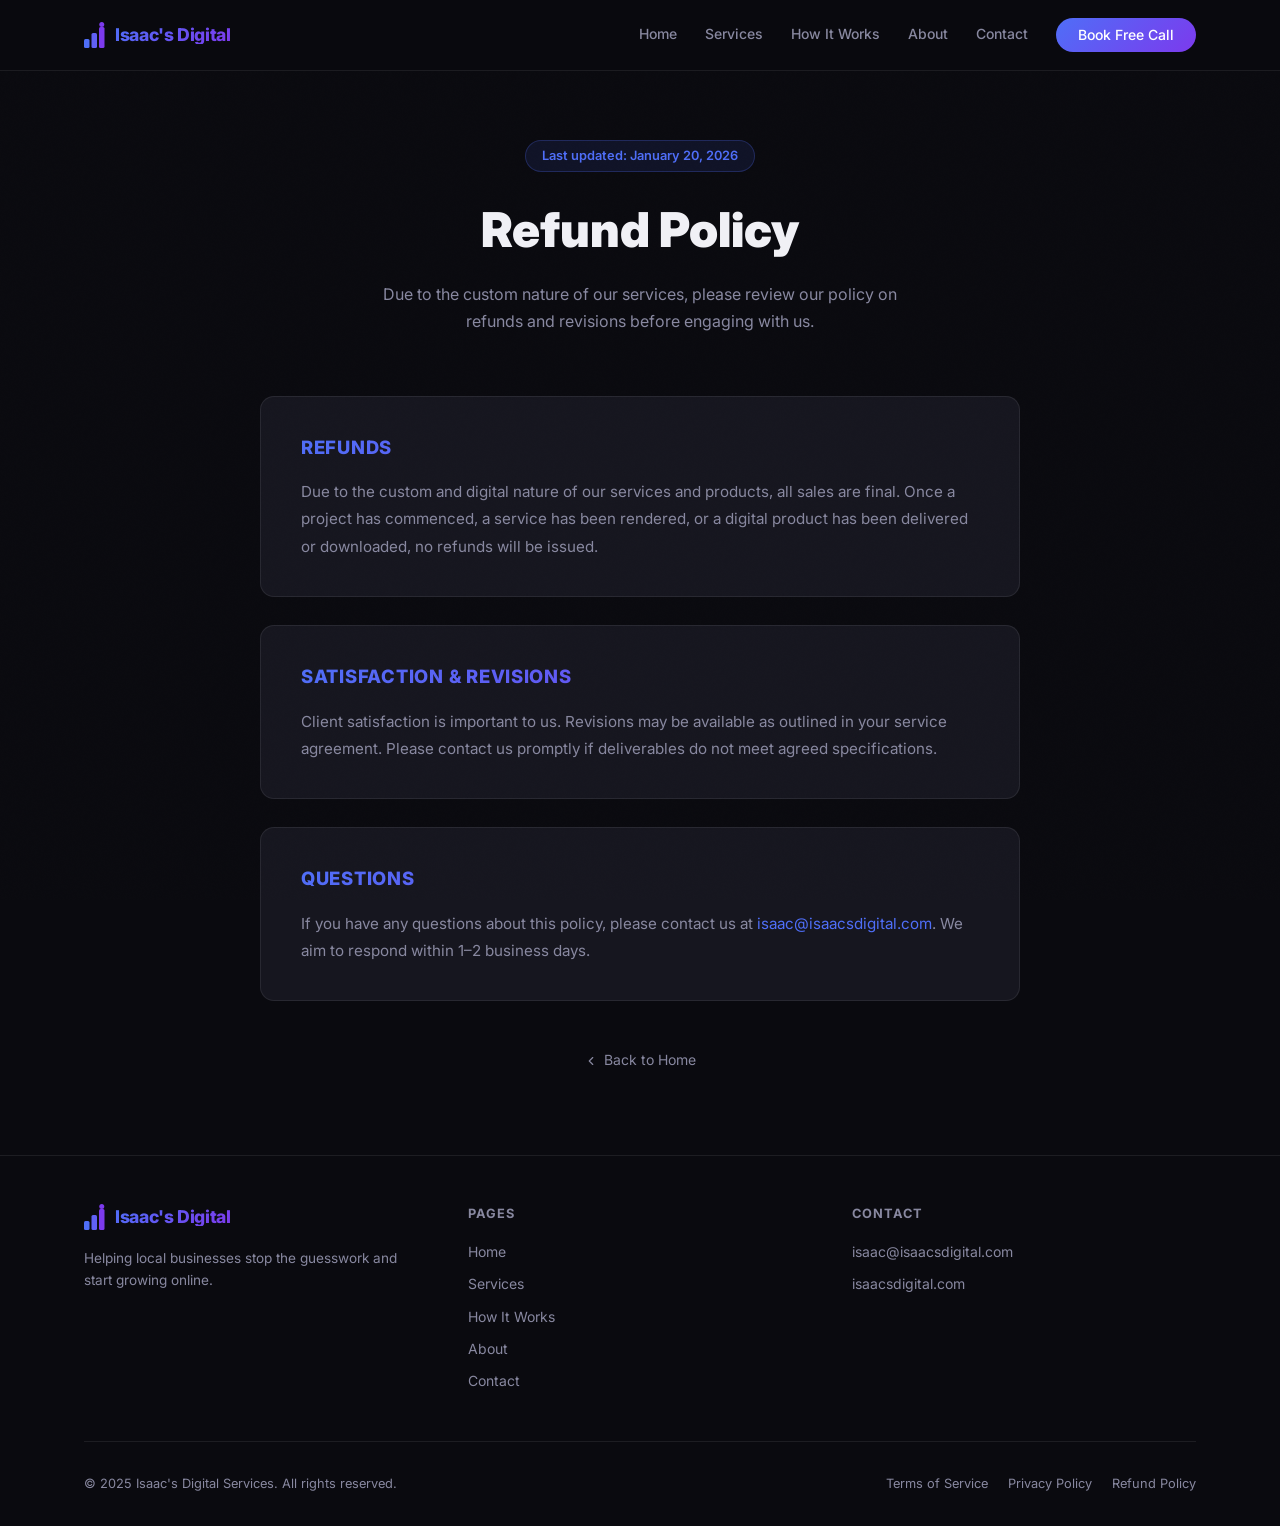
<file: refund-policy.html>
<!DOCTYPE html>
<html lang="en">
<head>
  <meta charset="UTF-8" />
  <meta name="viewport" content="width=device-width, initial-scale=1.0" />
  <title>Refund Policy | Isaac's Digital Services</title>
  <meta name="description" content="Refund Policy for Isaac's Digital Services. Learn about our policy on refunds, revisions, and client satisfaction." />
  <link rel="preconnect" href="https://fonts.googleapis.com" />
  <link rel="preconnect" href="https://fonts.gstatic.com" crossorigin />
  <link href="https://fonts.googleapis.com/css2?family=Inter:wght@300;400;500;600;700;800;900&display=swap" rel="stylesheet" />
  <link rel="stylesheet" href="styles.css" />
  <style>
    .legal-hero {
      padding: 140px 0 60px;
      text-align: center;
      position: relative;
    }
    .legal-hero h1 { font-size: clamp(2rem, 5vw, 3rem); font-weight: 900; margin-bottom: 12px; }
    .legal-hero .last-updated {
      display: inline-block;
      background: rgba(79,110,247,0.1);
      border: 1px solid rgba(79,110,247,0.25);
      color: var(--accent);
      border-radius: 100px;
      padding: 5px 16px;
      font-size: 0.8rem;
      font-weight: 600;
      margin-bottom: 20px;
    }
    .legal-hero p { color: var(--muted); max-width: 540px; margin: 0 auto; line-height: 1.7; }

    .legal-body { padding: 0 0 80px; }
    .legal-cards {
      max-width: 760px;
      margin: 0 auto;
      display: flex;
      flex-direction: column;
      gap: 28px;
    }
    .legal-card {
      background: var(--surface);
      border: 1px solid var(--border);
      border-radius: var(--radius);
      padding: 36px 40px;
    }
    .legal-card h2 {
      font-size: 1.15rem;
      font-weight: 800;
      text-transform: uppercase;
      letter-spacing: 0.04em;
      margin-bottom: 16px;
      background: var(--grad);
      -webkit-background-clip: text;
      -webkit-text-fill-color: transparent;
    }
    .legal-card p {
      color: var(--muted);
      line-height: 1.8;
      font-size: 0.95rem;
    }
    .legal-card p + p { margin-top: 12px; }
    .legal-card a { color: var(--accent); text-decoration: none; }
    .legal-card a:hover { text-decoration: underline; }

    .legal-back {
      text-align: center;
      margin-top: 48px;
    }
    .legal-back a {
      color: var(--muted);
      font-size: 0.875rem;
      display: inline-flex;
      align-items: center;
      gap: 6px;
      transition: color 0.2s;
    }
    .legal-back a:hover { color: var(--text); }
  </style>
</head>
<body>

  <!-- NAV -->
  <nav>
    <div class="container nav-inner">
      <a href="index.html" class="site-logo">
        <svg width="22" height="26" viewBox="0 0 22 26" fill="none" aria-hidden="true"><rect x="0" y="17" width="5.5" height="9" rx="1.5" fill="#4f6ef7"/><rect x="7.5" y="11" width="5.5" height="15" rx="1.5" fill="#6060f5"/><rect x="15" y="5" width="5.5" height="21" rx="1.5" fill="#7c3aed"/><circle cx="17.75" cy="2.5" r="2.5" fill="#7c3aed"/></svg>
        <span class="logo-text">Isaac's Digital</span>
      </a>
      <div class="nav-links">
        <a href="index.html">Home</a>
        <a href="services.html">Services</a>
        <a href="how-it-works.html">How It Works</a>
        <a href="about.html">About</a>
        <a href="contact.html">Contact</a>
        <a href="https://calendly.com/isaacsdigitalservices/new-meeting" class="nav-cta">Book Free Call</a>
      </div>
      <button class="hamburger" id="hamburgerBtn" aria-label="Open menu">
        <span></span><span></span><span></span>
      </button>
    </div>
  </nav>

  <div class="mobile-menu" id="mobileMenu">
    <button class="close-menu" id="closeMenu">&#x2715;</button>
    <a href="index.html" onclick="closeMobile()">Home</a>
    <a href="services.html" onclick="closeMobile()">Services</a>
    <a href="how-it-works.html" onclick="closeMobile()">How It Works</a>
    <a href="about.html" onclick="closeMobile()">About</a>
    <a href="contact.html" onclick="closeMobile()">Contact</a>
    <a href="https://calendly.com/isaacsdigitalservices/new-meeting" class="nav-cta" onclick="closeMobile()">Book Free Call</a>
  </div>

  <!-- HERO -->
  <section class="legal-hero">
    <div class="container">
      <div class="last-updated">Last updated: January 20, 2026</div>
      <h1>Refund Policy</h1>
      <p>Due to the custom nature of our services, please review our policy on refunds and revisions before engaging with us.</p>
    </div>
  </section>

  <!-- CONTENT -->
  <section class="legal-body">
    <div class="container">
      <div class="legal-cards">

        <div class="legal-card">
          <h2>Refunds</h2>
          <p>Due to the custom and digital nature of our services and products, all sales are final. Once a project has commenced, a service has been rendered, or a digital product has been delivered or downloaded, no refunds will be issued.</p>
        </div>

        <div class="legal-card">
          <h2>Satisfaction &amp; Revisions</h2>
          <p>Client satisfaction is important to us. Revisions may be available as outlined in your service agreement. Please contact us promptly if deliverables do not meet agreed specifications.</p>
        </div>

        <div class="legal-card">
          <h2>Questions</h2>
          <p>If you have any questions about this policy, please contact us at <a href="mailto:isaac@isaacsdigital.com">isaac@isaacsdigital.com</a>. We aim to respond within 1&ndash;2 business days.</p>
        </div>

      </div>

      <div class="legal-back">
        <a href="index.html">
          <svg width="14" height="14" viewBox="0 0 24 24" fill="none" stroke="currentColor" stroke-width="2" stroke-linecap="round" stroke-linejoin="round"><polyline points="15 18 9 12 15 6"/></svg>
          Back to Home
        </a>
      </div>
    </div>
  </section>

  <!-- FOOTER -->
  <footer>
    <div class="container">
      <div class="footer-top">
        <div>
          <a href="index.html" class="site-logo">
            <svg width="22" height="26" viewBox="0 0 22 26" fill="none" aria-hidden="true"><rect x="0" y="17" width="5.5" height="9" rx="1.5" fill="#4f6ef7"/><rect x="7.5" y="11" width="5.5" height="15" rx="1.5" fill="#6060f5"/><rect x="15" y="5" width="5.5" height="21" rx="1.5" fill="#7c3aed"/><circle cx="17.75" cy="2.5" r="2.5" fill="#7c3aed"/></svg>
            <span class="logo-text">Isaac's Digital</span>
          </a>
          <p class="footer-tagline">Helping local businesses stop the guesswork and start growing online.</p>
        </div>
        <div>
          <div class="footer-col-title">Pages</div>
          <div class="footer-col-links">
            <a href="index.html">Home</a>
            <a href="services.html">Services</a>
            <a href="how-it-works.html">How It Works</a>
            <a href="about.html">About</a>
            <a href="contact.html">Contact</a>
          </div>
        </div>
        <div>
          <div class="footer-col-title">Contact</div>
          <div class="footer-col-links">
            <a href="mailto:isaac@isaacsdigital.com">isaac@isaacsdigital.com</a>
            <a href="https://isaacsdigital.com" style="color:var(--muted);">isaacsdigital.com</a>
          </div>
        </div>
      </div>
      <div class="footer-bottom">
        <div class="footer-copy">&copy; 2025 Isaac's Digital Services. All rights reserved.</div>
        <div class="footer-legal">
          <a href="terms-of-service.html">Terms of Service</a>
          <a href="privacy-policy.html">Privacy Policy</a>
          <a href="refund-policy.html">Refund Policy</a>
        </div>
      </div>
    </div>
  </footer>

  <script>
    const hamburgerBtn = document.getElementById('hamburgerBtn');
    const mobileMenu = document.getElementById('mobileMenu');
    const closeMenu = document.getElementById('closeMenu');
    hamburgerBtn.addEventListener('click', () => mobileMenu.classList.add('open'));
    closeMenu.addEventListener('click', () => mobileMenu.classList.remove('open'));
    function closeMobile() { mobileMenu.classList.remove('open'); }

    const observer = new IntersectionObserver(entries => {
      entries.forEach(e => { if (e.isIntersecting) e.target.classList.add('visible'); });
    }, { threshold: 0.08 });
    document.querySelectorAll('.fade-in').forEach(el => observer.observe(el));
  </script>
</body>
</html>
</file>
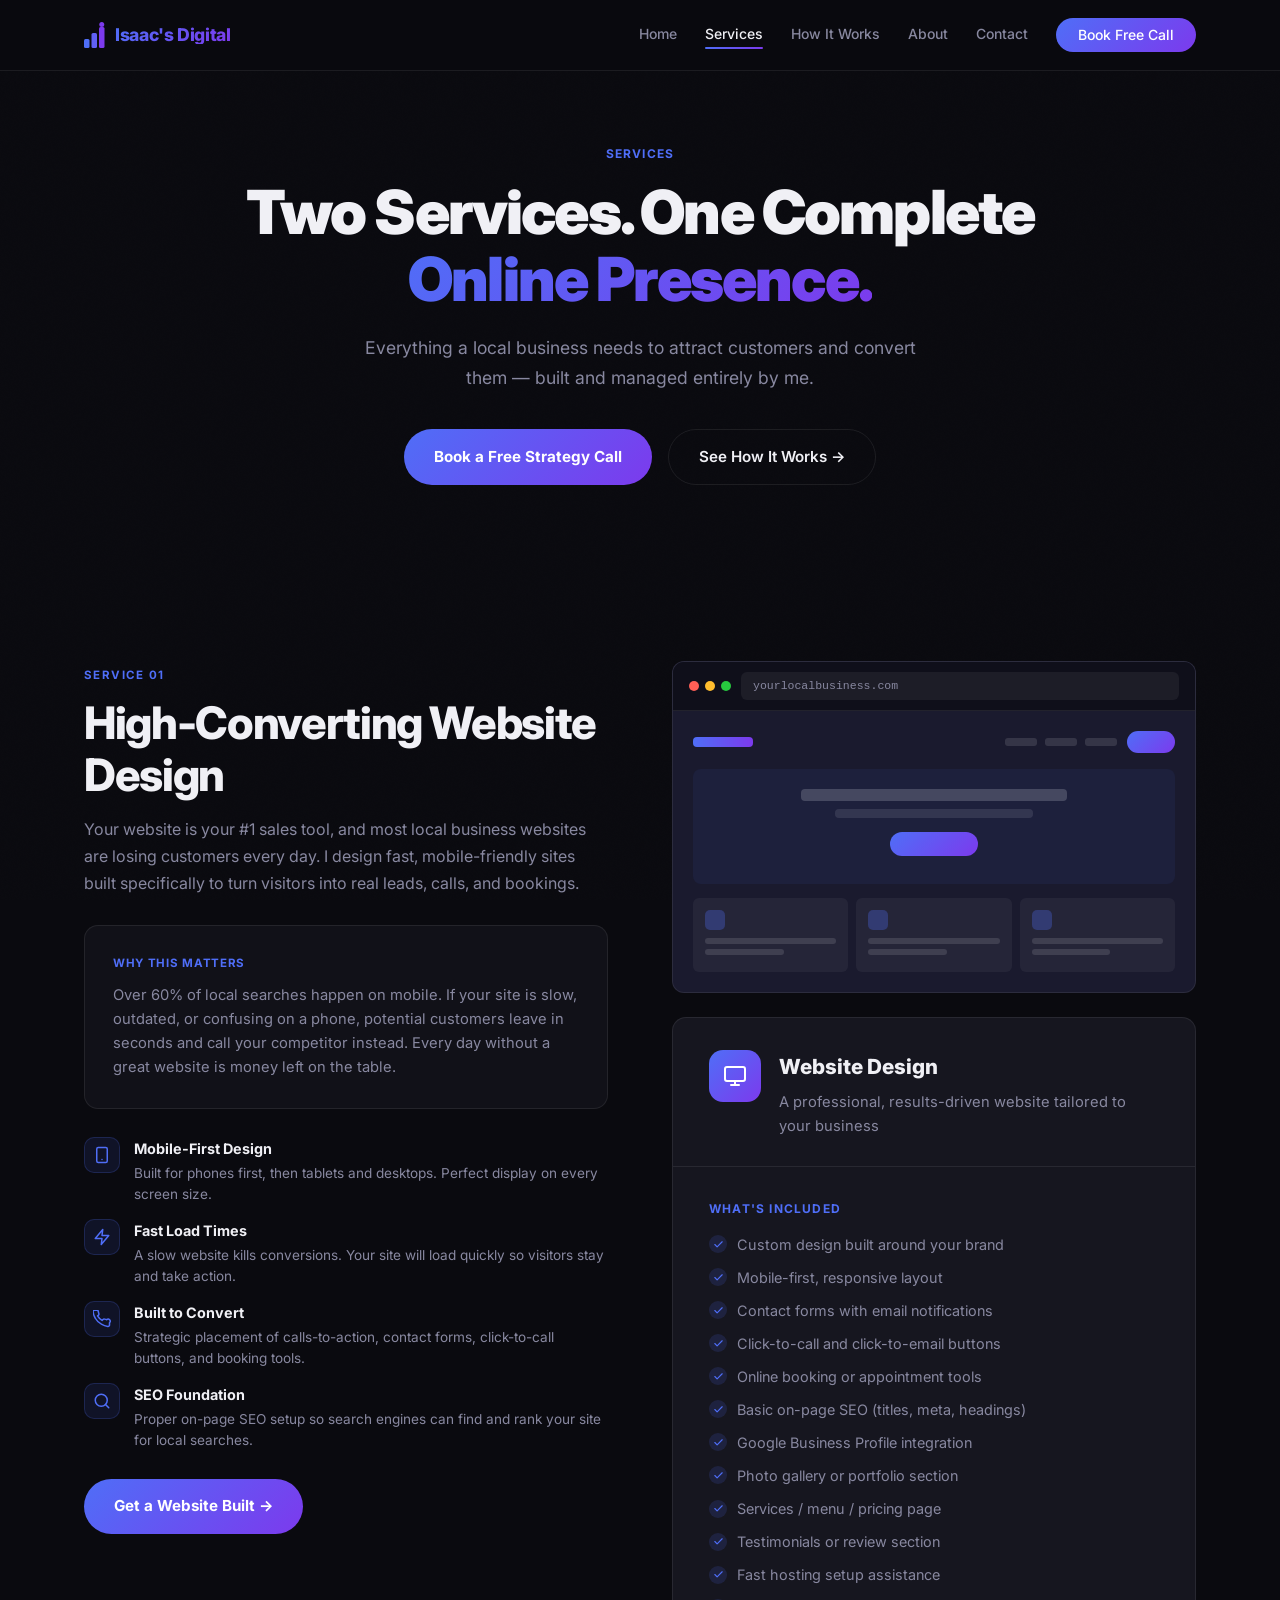
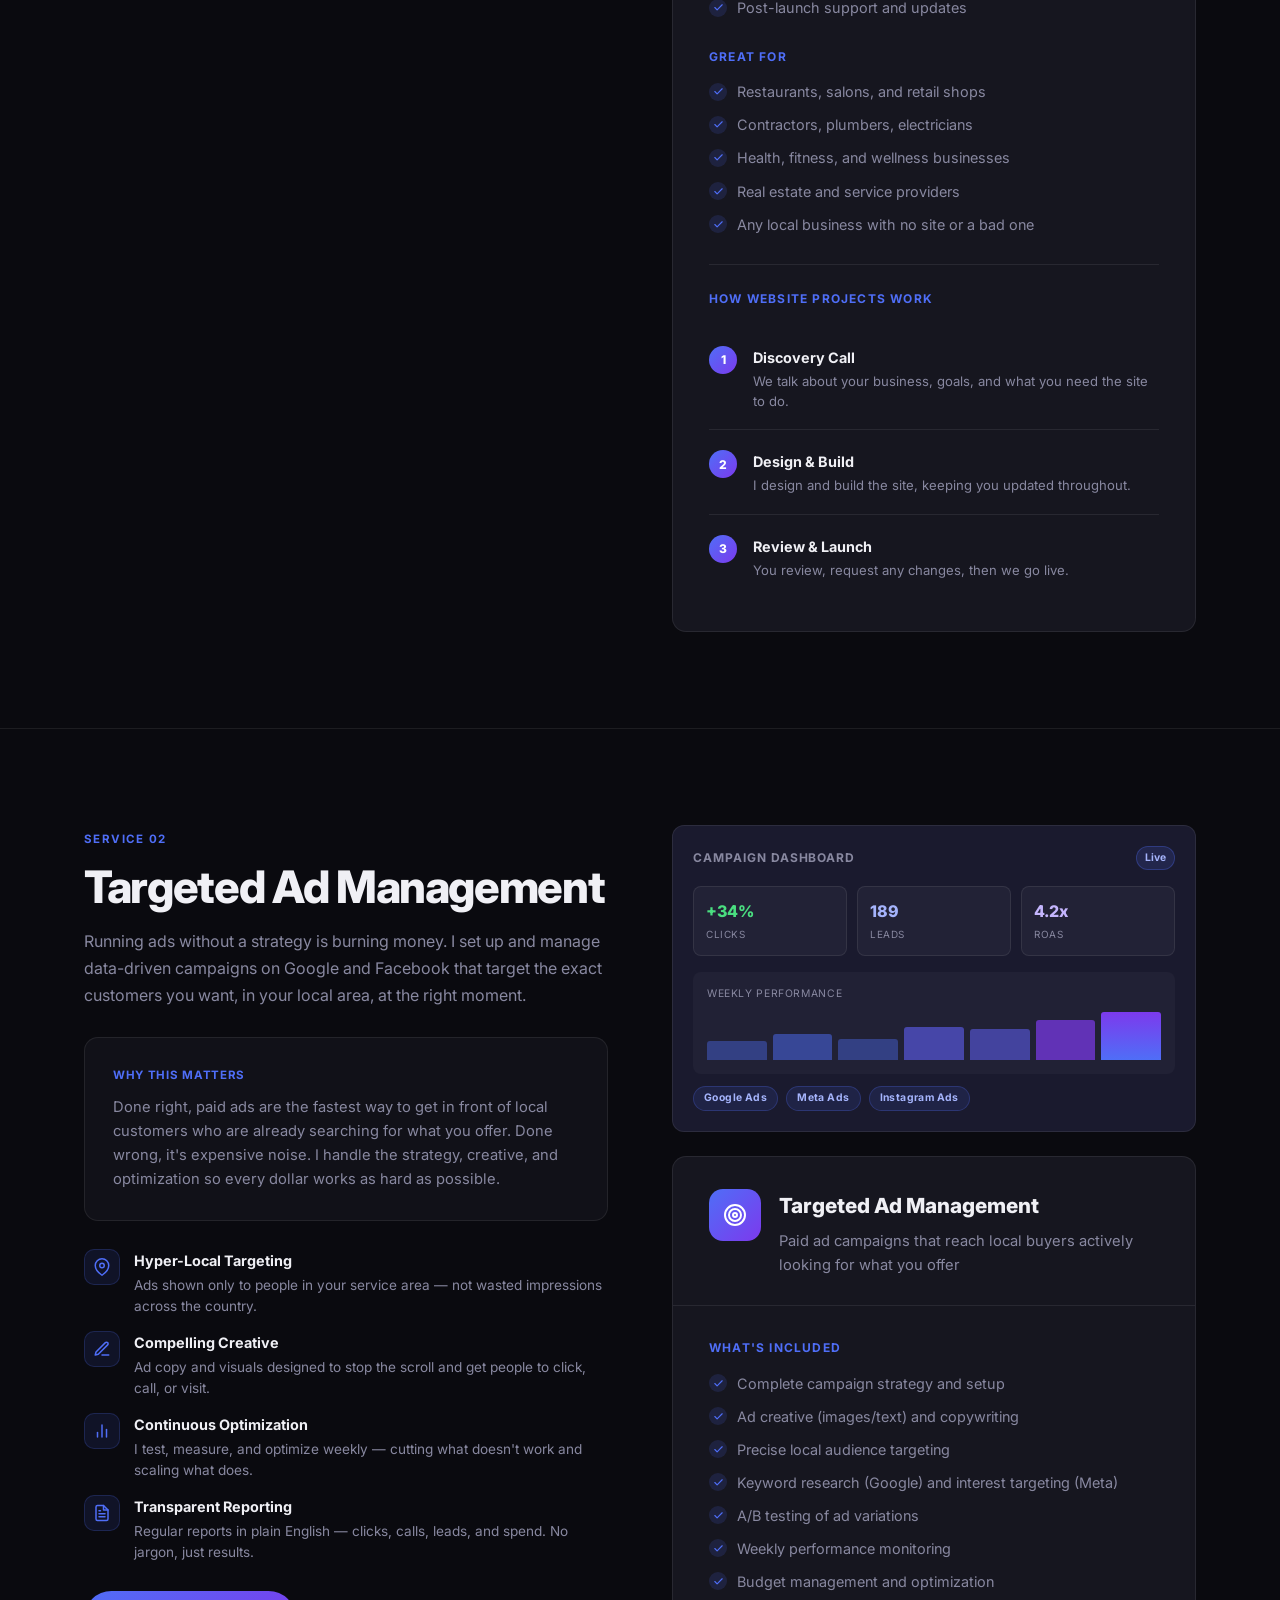
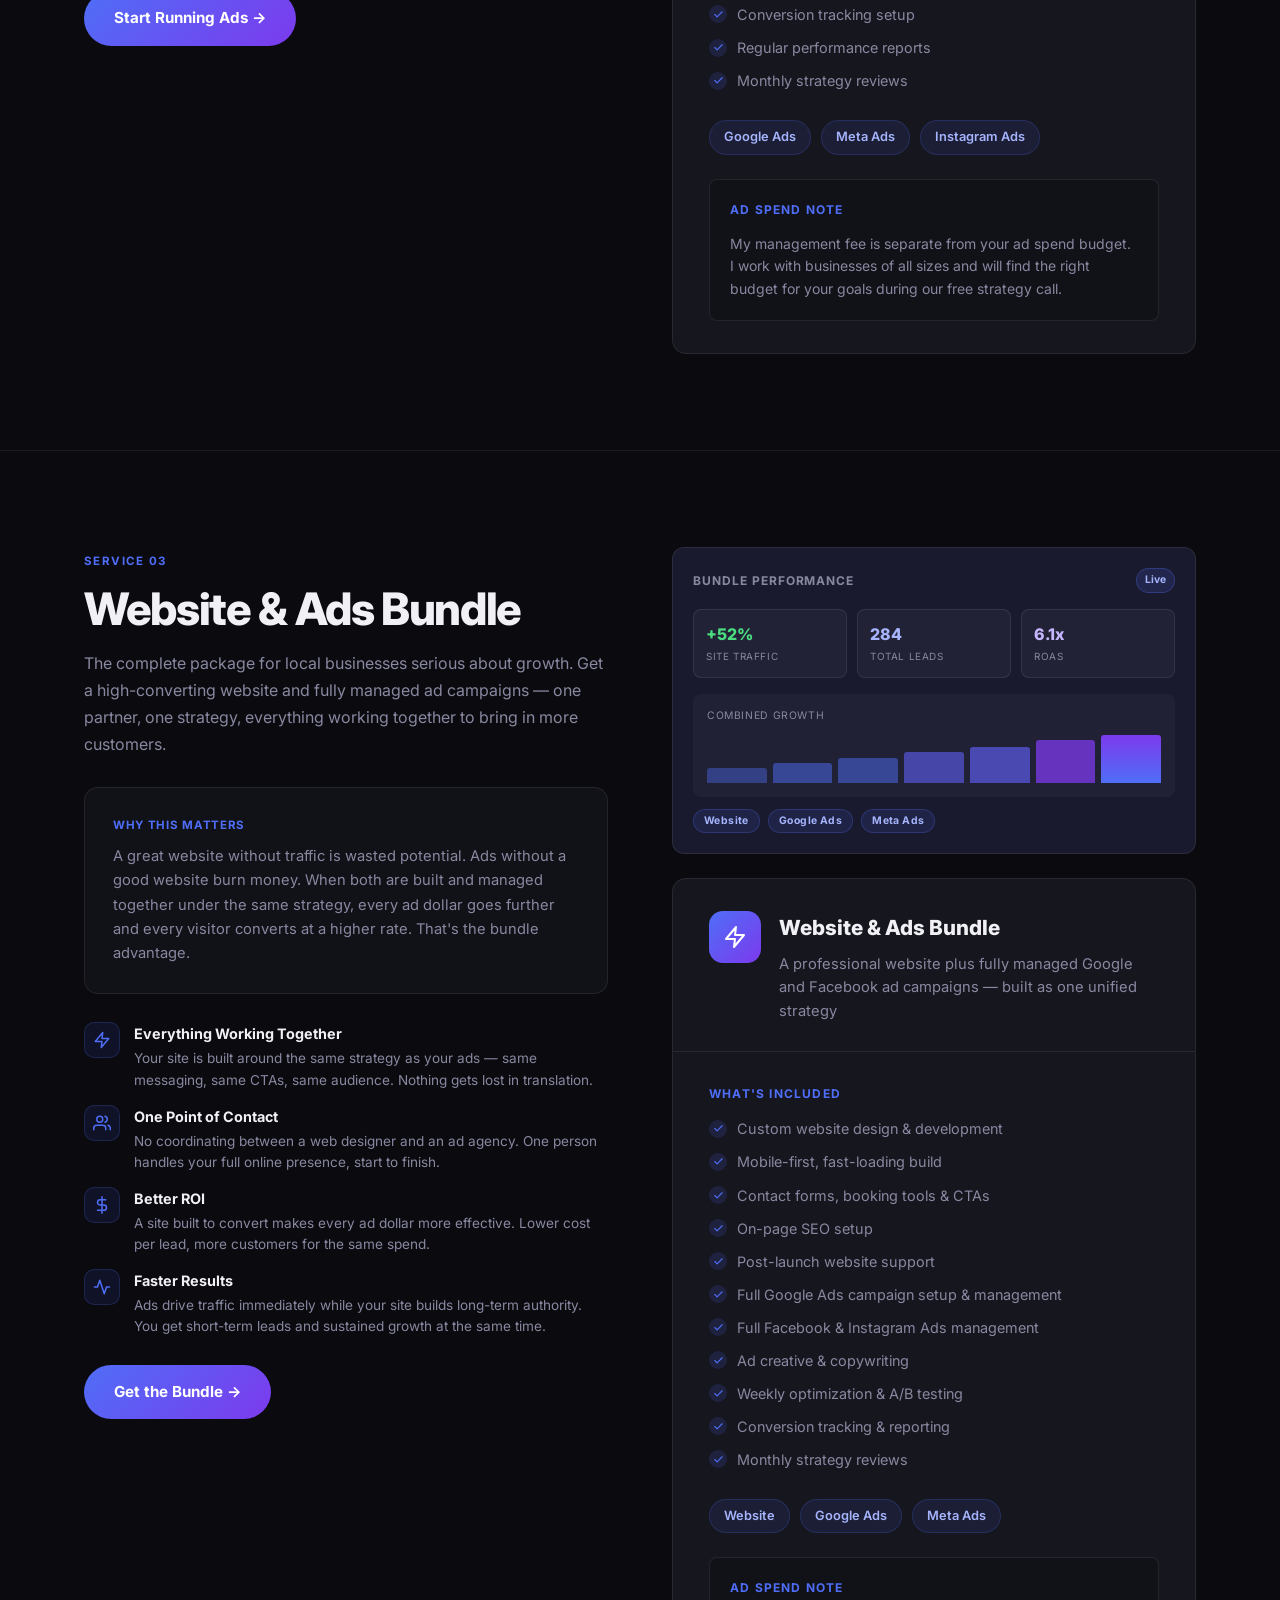
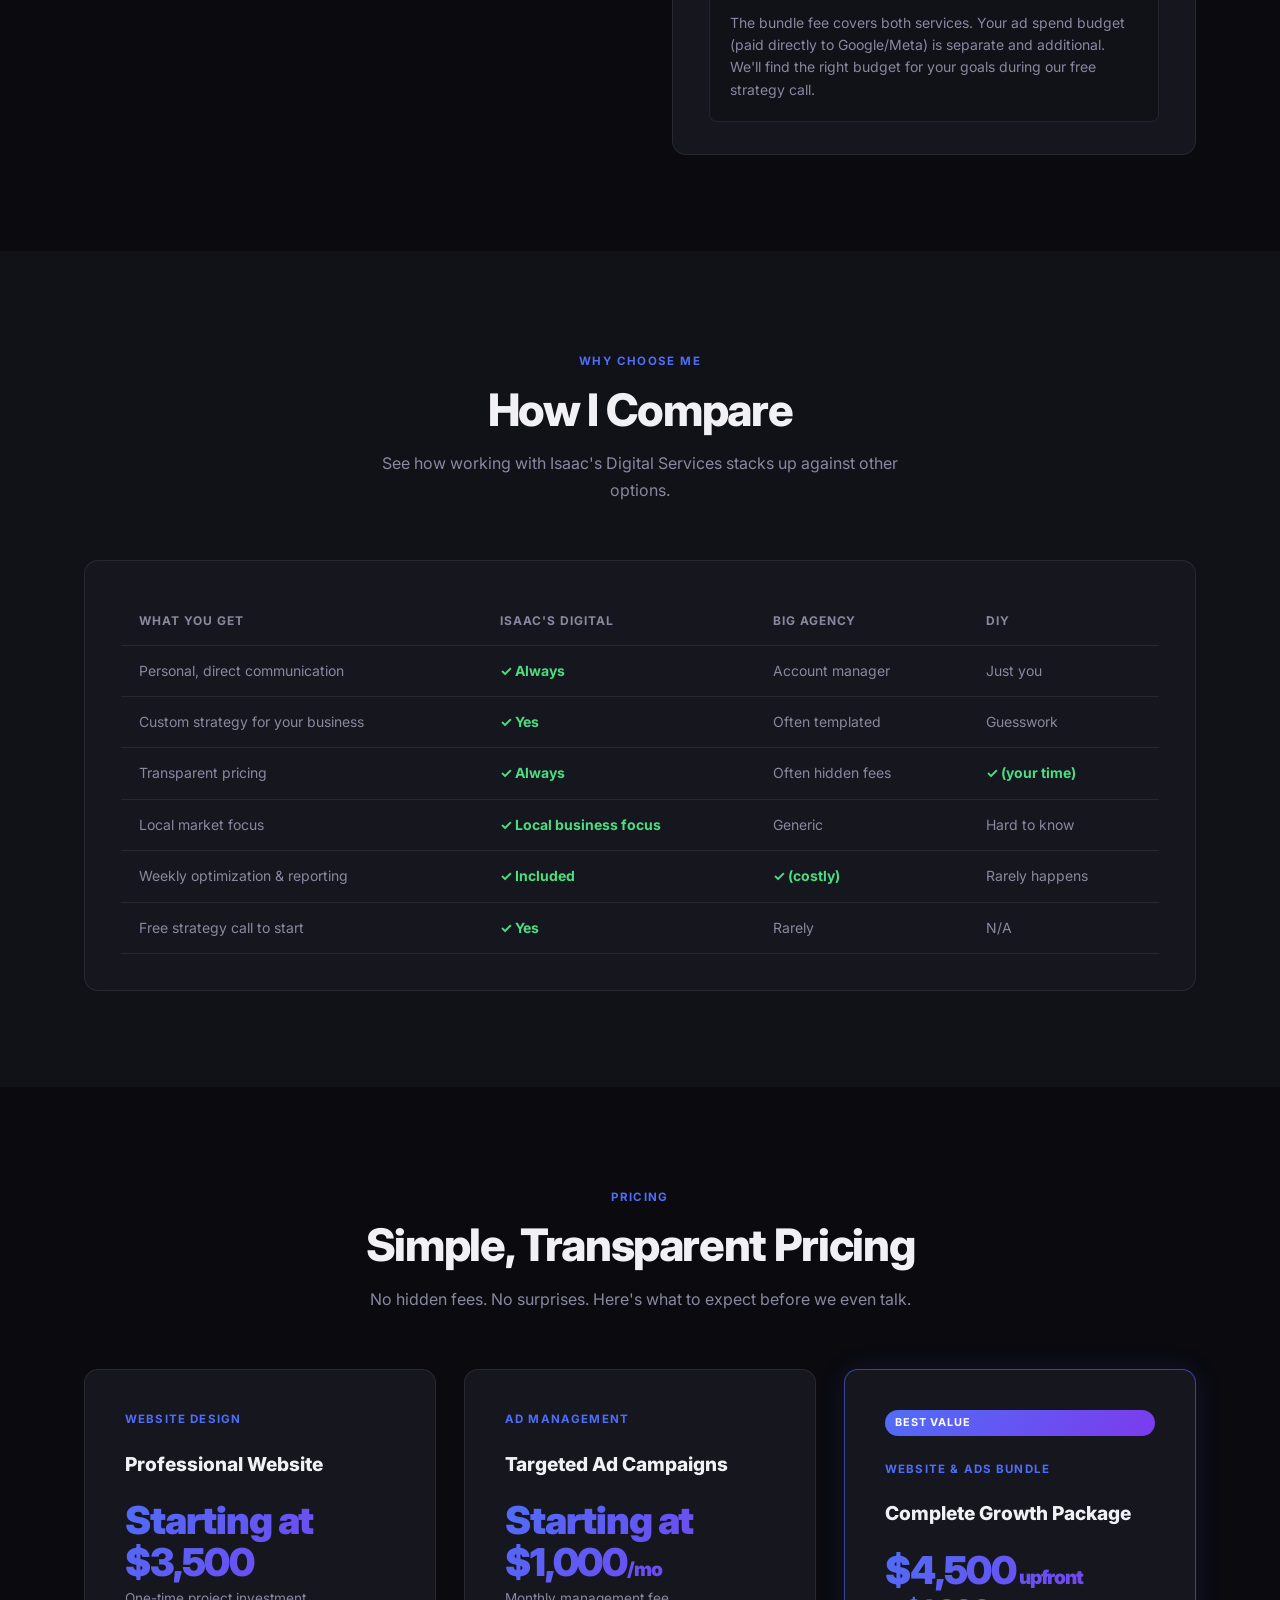
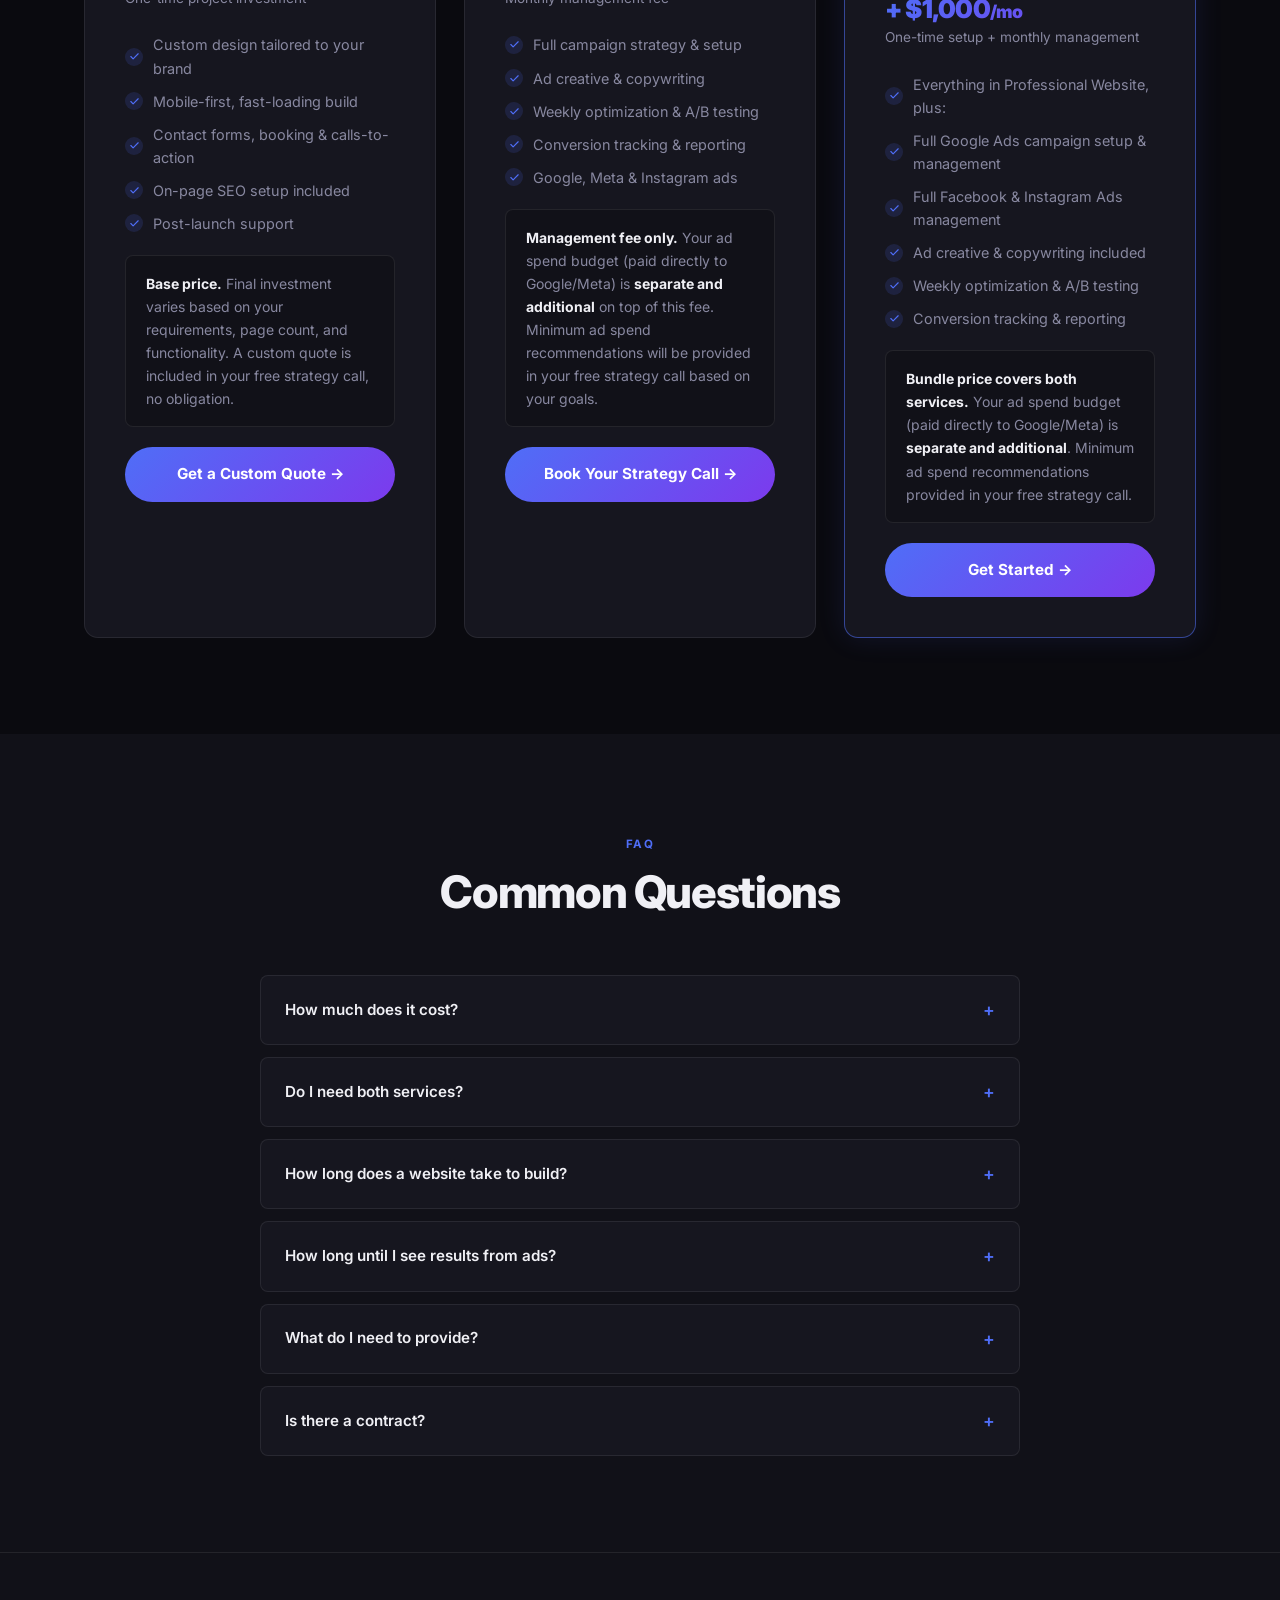
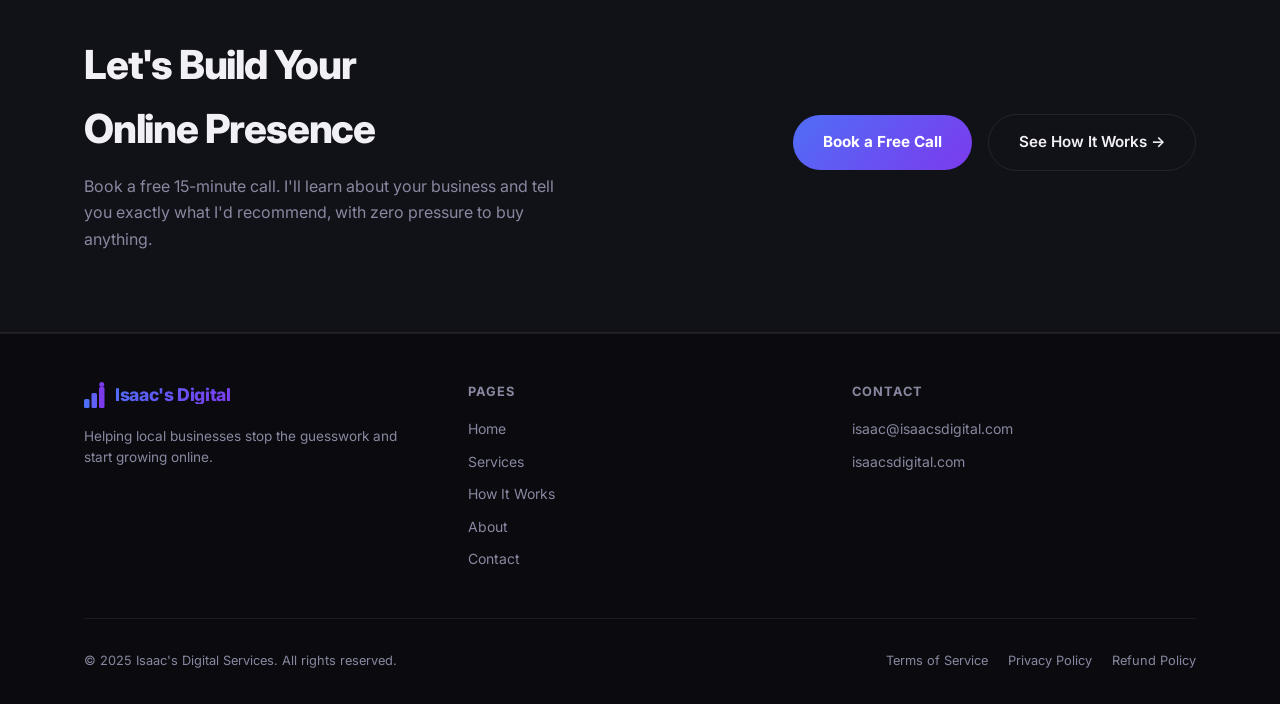
<file: services.html>
<!DOCTYPE html>
<html lang="en">
<head>
  <meta charset="UTF-8" />
  <meta name="viewport" content="width=device-width, initial-scale=1.0" />
  <title>Services | Isaac's Digital Services</title>
  <meta name="description" content="High-converting website design and targeted Google &amp; Facebook ad management for local businesses. See exactly what's included in every service." />
  <link rel="preconnect" href="https://fonts.googleapis.com" />
  <link rel="preconnect" href="https://fonts.gstatic.com" crossorigin />
  <link href="https://fonts.googleapis.com/css2?family=Inter:wght@300;400;500;600;700;800;900&display=swap" rel="stylesheet" />
  <link rel="stylesheet" href="styles.css" />
  <style>
    .service-block {
      display: grid; grid-template-columns: 1fr 1fr; gap: 64px; align-items: start;
    }
    .service-block.reverse { direction: rtl; }
    .service-block.reverse > * { direction: ltr; }
    .service-detail-card {
      background: var(--surface); border: 1px solid var(--border);
      border-radius: var(--radius); overflow: hidden;
    }
    .service-detail-header {
      padding: 32px 36px 28px;
      border-bottom: 1px solid var(--border);
      display: flex; gap: 18px; align-items: flex-start;
    }
    .service-detail-body { padding: 32px 36px; }
    .service-detail-title { font-size: 1.3rem; font-weight: 800; margin-bottom: 8px; }
    .service-detail-desc { color: var(--muted); font-size: 0.92rem; line-height: 1.6; }
    .include-section { margin-bottom: 28px; }
    .include-title { font-size: 0.75rem; font-weight: 700; text-transform: uppercase; letter-spacing: 0.1em; color: var(--accent); margin-bottom: 14px; }
    .platform-pills { display: flex; gap: 10px; flex-wrap: wrap; margin-top: 20px; }
    .pill {
      display: flex; align-items: center; gap: 6px;
      background: rgba(79,110,247,0.1); border: 1px solid rgba(79,110,247,0.2);
      color: #a5b4fc; font-size: 0.8rem; font-weight: 600;
      padding: 6px 14px; border-radius: 100px;
    }
    .service-text-side { display: flex; flex-direction: column; gap: 28px; }
    .service-why { background: var(--bg2); border: 1px solid var(--border); border-radius: var(--radius); padding: 28px; }
    .service-why h4 { font-size: 0.72rem; font-weight: 700; margin-bottom: 10px; color: var(--accent); text-transform: uppercase; letter-spacing: 0.06em; }
    .service-why p { font-size: 0.92rem; color: var(--muted); line-height: 1.65; }
    .benefit-list { display: flex; flex-direction: column; gap: 14px; }
    .benefit-item { display: flex; gap: 14px; align-items: flex-start; }
    .benefit-icon { width: 36px; height: 36px; border-radius: 10px; background: rgba(79,110,247,0.1); border: 1px solid rgba(79,110,247,0.2); display: flex; align-items: center; justify-content: center; flex-shrink: 0; }
    .benefit-text h4 { font-size: 0.9rem; font-weight: 700; margin-bottom: 3px; }
    .benefit-text p { font-size: 0.85rem; color: var(--muted); line-height: 1.55; }
    .compare-table { width: 100%; border-collapse: collapse; }
    .compare-table th, .compare-table td { padding: 14px 18px; text-align: left; border-bottom: 1px solid var(--border); font-size: 0.875rem; }
    .compare-table th { font-weight: 700; font-size: 0.75rem; text-transform: uppercase; letter-spacing: 0.08em; color: var(--muted); }
    .compare-table td:first-child { color: var(--muted); }
    .compare-table td .check { color: #4ade80; font-weight: 700; }
    .compare-table td .cross { color: var(--muted); }
    .process-mini { display: flex; flex-direction: column; gap: 2px; }
    .process-mini-step { display: flex; gap: 16px; align-items: flex-start; padding: 18px 0; border-bottom: 1px solid var(--border); }
    .process-mini-step:last-child { border-bottom: none; }
    .process-mini-num { width: 28px; height: 28px; border-radius: 50%; background: var(--grad); display: flex; align-items: center; justify-content: center; font-size: 0.75rem; font-weight: 800; color: #fff; flex-shrink: 0; }
    .process-mini-text h4 { font-size: 0.9rem; font-weight: 700; margin-bottom: 3px; }
    .process-mini-text p { font-size: 0.82rem; color: var(--muted); line-height: 1.5; }

    /* ── Pricing Section ── */
    .pricing-grid { display: grid; grid-template-columns: 1fr 1fr 1fr; gap: 28px; }
    .pricing-card {
      background: var(--surface); border: 1px solid var(--border);
      border-radius: var(--radius); padding: 40px;
      display: flex; flex-direction: column; gap: 20px;
      transition: border-color 0.2s var(--ease-out), transform 0.2s var(--ease-out);
    }
    .pricing-card:hover { border-color: rgba(79,110,247,0.4); transform: translateY(-2px); }
    .pricing-card-label { font-size: 0.72rem; font-weight: 700; text-transform: uppercase; letter-spacing: 0.1em; color: var(--accent); }
    .pricing-card-title { font-size: 1.2rem; font-weight: 800; }
    .pricing-amount { font-size: 2.4rem; font-weight: 900; letter-spacing: -0.03em; background: var(--grad); -webkit-background-clip: text; -webkit-text-fill-color: transparent; line-height: 1.1; }
    .pricing-amount--secondary { font-size: 1.6rem; }
    .pricing-amount-sub { font-size: 0.85rem; color: var(--muted); margin-top: 4px; }
    .pricing-note { font-size: 0.875rem; color: var(--muted); line-height: 1.65; background: var(--bg2); border: 1px solid var(--border); border-radius: var(--radius-sm); padding: 16px 20px; }
    .pricing-note strong { color: var(--text); }
    .pricing-card--featured,
    .pricing-card--featured:hover { border-color: rgba(79,110,247,0.55); box-shadow: 0 0 28px rgba(79,110,247,0.12); }
    .pricing-card-badge { display: inline-flex; align-items: center; background: var(--grad); color: #fff; font-size: 0.68rem; font-weight: 700; text-transform: uppercase; letter-spacing: 0.08em; padding: 4px 10px; border-radius: 100px; margin-bottom: 4px; }

    /* ── Browser Mockup ── */
    .browser-mockup {
      background: #1a1a2e; border: 1px solid var(--border);
      border-radius: 12px; overflow: hidden;
    }
    .browser-bar {
      background: #0f0f1a; padding: 10px 16px;
      display: flex; align-items: center; gap: 10px;
      border-bottom: 1px solid var(--border);
    }
    .browser-dots { display: flex; gap: 6px; }
    .browser-dot { width: 10px; height: 10px; border-radius: 50%; }
    .browser-dot.red { background: #ff5f56; }
    .browser-dot.yellow { background: #ffbd2e; }
    .browser-dot.green { background: #27c93f; }
    .browser-url {
      flex: 1; background: rgba(255,255,255,0.06); border-radius: 6px;
      padding: 5px 12px; font-size: 0.72rem; color: var(--muted); font-family: monospace;
    }
    .browser-content { padding: 20px; }
    .mock-nav { display: flex; gap: 10px; align-items: center; margin-bottom: 16px; }
    .mock-logo { width: 60px; height: 10px; background: linear-gradient(90deg, #4f6ef7, #7c3aed); border-radius: 4px; }
    .mock-nav-links { display: flex; gap: 8px; margin-left: auto; }
    .mock-nav-link { width: 32px; height: 8px; background: rgba(255,255,255,0.12); border-radius: 3px; }
    .mock-nav-btn { width: 48px; height: 22px; background: linear-gradient(135deg, #4f6ef7, #7c3aed); border-radius: 100px; }
    .mock-hero { background: rgba(79,110,247,0.07); border-radius: 8px; padding: 20px; margin-bottom: 14px; text-align: center; }
    .mock-hero-h { width: 60%; height: 12px; background: rgba(255,255,255,0.18); border-radius: 4px; margin: 0 auto 8px; }
    .mock-hero-h.sm { width: 45%; height: 9px; background: rgba(255,255,255,0.1); margin-bottom: 14px; }
    .mock-hero-btn { display: inline-block; width: 88px; height: 24px; background: linear-gradient(135deg, #4f6ef7, #7c3aed); border-radius: 100px; }
    .mock-cards { display: grid; grid-template-columns: repeat(3, 1fr); gap: 8px; }
    .mock-card { background: rgba(255,255,255,0.05); border-radius: 6px; padding: 12px; }
    .mock-card-icon { width: 20px; height: 20px; background: rgba(79,110,247,0.3); border-radius: 5px; margin-bottom: 8px; }
    .mock-card-line { height: 6px; background: rgba(255,255,255,0.12); border-radius: 3px; margin-bottom: 5px; }
    .mock-card-line.short { width: 60%; }

    /* ── Dashboard Mockup ── */
    .dashboard-mockup {
      background: #1a1a2e; border: 1px solid var(--border);
      border-radius: 12px; overflow: hidden; padding: 20px;
    }
    .dash-header { display: flex; justify-content: space-between; align-items: center; margin-bottom: 16px; }
    .dash-title { font-size: 0.75rem; font-weight: 700; color: var(--muted); text-transform: uppercase; letter-spacing: 0.08em; }
    .dash-badge { background: rgba(79,110,247,0.15); border: 1px solid rgba(79,110,247,0.3); color: #a5b4fc; font-size: 0.65rem; font-weight: 700; padding: 3px 8px; border-radius: 100px; }
    .dash-metrics { display: grid; grid-template-columns: repeat(3, 1fr); gap: 10px; margin-bottom: 16px; }
    .dash-metric { background: rgba(255,255,255,0.04); border: 1px solid var(--border); border-radius: 8px; padding: 12px; }
    .dash-metric-val { font-size: 1rem; font-weight: 800; color: #4ade80; margin-bottom: 2px; }
    .dash-metric-val.blue { color: #a5b4fc; }
    .dash-metric-val.purple { color: #c4b5fd; }
    .dash-metric-label { font-size: 0.62rem; color: var(--muted); text-transform: uppercase; letter-spacing: 0.06em; }
    .dash-chart { background: rgba(255,255,255,0.03); border-radius: 8px; padding: 14px; }
    .dash-chart-label { font-size: 0.65rem; color: var(--muted); margin-bottom: 10px; text-transform: uppercase; letter-spacing: 0.06em; }
    .dash-bars { display: flex; align-items: flex-end; gap: 6px; height: 48px; }
    .dash-bar { flex: 1; border-radius: 3px 3px 0 0; }
    .dash-platforms { display: flex; gap: 8px; margin-top: 12px; flex-wrap: wrap; }
    .dash-platform-pill { background: rgba(79,110,247,0.12); border: 1px solid rgba(79,110,247,0.25); color: #a5b4fc; font-size: 0.65rem; font-weight: 700; padding: 3px 10px; border-radius: 100px; letter-spacing: 0.04em; }

    @media (max-width: 900px) {
      .service-block { grid-template-columns: 1fr; gap: 32px; }
      .service-block.reverse { direction: ltr; }
      .pricing-grid { grid-template-columns: 1fr; }
    }
    .service-sub { margin-top: 14px; }
    .service-visual-col { display: flex; flex-direction: column; gap: 24px; }
    .btn-inline { align-self: flex-start; }
    .ad-spend-note { background: var(--bg2); border: 1px solid var(--border); border-radius: var(--radius-sm); padding: 20px; margin-top: 24px; }
    .ad-spend-text { font-size: 0.875rem; color: var(--muted); line-height: 1.6; margin-top: 6px; }
    .include-section-mt { margin-top: 28px; }
    .process-mini-section { margin-top: 28px; border-top: 1px solid var(--border); padding-top: 24px; }
    .process-mini-title { margin-bottom: 18px; }
    .pricing-list { margin-top: 4px; }
    .compare-card { overflow: auto; }
    .faq-centered { max-width: 760px; margin: 0 auto; }
  </style>
</head>
<body>

  <!-- NAV -->
  <nav>
    <div class="container nav-inner">
      <a href="index.html" class="site-logo">
        <svg width="22" height="26" viewBox="0 0 22 26" fill="none" aria-hidden="true"><rect x="0" y="17" width="5.5" height="9" rx="1.5" fill="#4f6ef7"/><rect x="7.5" y="11" width="5.5" height="15" rx="1.5" fill="#6060f5"/><rect x="15" y="5" width="5.5" height="21" rx="1.5" fill="#7c3aed"/><circle cx="17.75" cy="2.5" r="2.5" fill="#7c3aed"/></svg>
        <span class="logo-text">Isaac's Digital</span>
      </a>
      <div class="nav-links">
        <a href="index.html">Home</a>
        <a href="services.html" class="active">Services</a>
        <a href="how-it-works.html">How It Works</a>
        <a href="about.html">About</a>
        <a href="contact.html">Contact</a>
        <a href="https://calendly.com/isaacsdigitalservices/new-meeting" class="nav-cta">Book Free Call</a>
      </div>
      <button class="hamburger" id="hamburgerBtn" aria-label="Open menu">
        <span></span><span></span><span></span>
      </button>
    </div>
  </nav>

  <div class="mobile-menu" id="mobileMenu">
    <button class="close-menu" id="closeMenu">&#x2715;</button>
    <a href="index.html" onclick="closeMobile()">Home</a>
    <a href="services.html" class="active" onclick="closeMobile()">Services</a>
    <a href="how-it-works.html" onclick="closeMobile()">How It Works</a>
    <a href="about.html" onclick="closeMobile()">About</a>
    <a href="contact.html" onclick="closeMobile()">Contact</a>
    <a href="https://calendly.com/isaacsdigitalservices/new-meeting" class="nav-cta" onclick="closeMobile()">Book Free Call</a>
  </div>

  <!-- PAGE HERO -->
  <section class="page-hero">
    <div class="container">
      <div class="label fade-in">Services</div>
      <h1 class="fade-in">Two Services. One Complete<br/><span class="highlight">Online Presence.</span></h1>
      <p class="fade-in">Everything a local business needs to attract customers and convert them — built and managed entirely by me.</p>
      <div class="hero-actions fade-in">
        <a href="https://calendly.com/isaacsdigitalservices/new-meeting" class="btn-primary">Book a Free Strategy Call</a>
        <a href="how-it-works.html" class="btn-secondary">See How It Works &rarr;</a>
      </div>
    </div>
  </section>

  <!-- SERVICE 1: WEBSITES -->
  <section class="section">
    <div class="container">
      <div class="service-block">
        <div class="service-text-side fade-in">
          <div>
            <div class="section-label">Service 01</div>
            <h2 class="section-title">High-Converting Website Design</h2>
            <p class="section-sub service-sub">
              Your website is your #1 sales tool, and most local business websites are losing customers every day. I design fast, mobile-friendly sites built specifically to turn visitors into real leads, calls, and bookings.
            </p>
          </div>
          <div class="service-why">
            <h4>Why this matters</h4>
            <p>Over 60% of local searches happen on mobile. If your site is slow, outdated, or confusing on a phone, potential customers leave in seconds and call your competitor instead. Every day without a great website is money left on the table.</p>
          </div>
          <div class="benefit-list">
            <div class="benefit-item">
              <div class="benefit-icon">
                <svg width="18" height="18" viewBox="0 0 24 24" fill="none" stroke="#4f6ef7" stroke-width="2" stroke-linecap="round" stroke-linejoin="round" aria-hidden="true"><rect x="5" y="2" width="14" height="20" rx="2"/><line x1="12" y1="18" x2="12" y2="18.01"/></svg>
              </div>
              <div class="benefit-text">
                <h4>Mobile-First Design</h4>
                <p>Built for phones first, then tablets and desktops. Perfect display on every screen size.</p>
              </div>
            </div>
            <div class="benefit-item">
              <div class="benefit-icon">
                <svg width="18" height="18" viewBox="0 0 24 24" fill="none" stroke="#4f6ef7" stroke-width="2" stroke-linecap="round" stroke-linejoin="round" aria-hidden="true"><polygon points="13 2 3 14 12 14 11 22 21 10 12 10 13 2"/></svg>
              </div>
              <div class="benefit-text">
                <h4>Fast Load Times</h4>
                <p>A slow website kills conversions. Your site will load quickly so visitors stay and take action.</p>
              </div>
            </div>
            <div class="benefit-item">
              <div class="benefit-icon">
                <svg width="18" height="18" viewBox="0 0 24 24" fill="none" stroke="#4f6ef7" stroke-width="2" stroke-linecap="round" stroke-linejoin="round" aria-hidden="true"><path d="M22 16.92v3a2 2 0 01-2.18 2 19.79 19.79 0 01-8.63-3.07A19.5 19.5 0 013.07 11 19.79 19.79 0 01.1 2.38 2 2 0 012.07.18h3a2 2 0 012 1.72c.127.96.361 1.903.7 2.81a2 2 0 01-.45 2.11L6.09 7.91a16 16 0 006 6l1.27-1.27a2 2 0 012.11-.45c.907.339 1.85.573 2.81.7A2 2 0 0122 16.92z"/></svg>
              </div>
              <div class="benefit-text">
                <h4>Built to Convert</h4>
                <p>Strategic placement of calls-to-action, contact forms, click-to-call buttons, and booking tools.</p>
              </div>
            </div>
            <div class="benefit-item">
              <div class="benefit-icon">
                <svg width="18" height="18" viewBox="0 0 24 24" fill="none" stroke="#4f6ef7" stroke-width="2" stroke-linecap="round" stroke-linejoin="round" aria-hidden="true"><circle cx="11" cy="11" r="8"/><line x1="21" y1="21" x2="16.65" y2="16.65"/></svg>
              </div>
              <div class="benefit-text">
                <h4>SEO Foundation</h4>
                <p>Proper on-page SEO setup so search engines can find and rank your site for local searches.</p>
              </div>
            </div>
          </div>
          <a href="https://calendly.com/isaacsdigitalservices/new-meeting" class="btn-primary btn-inline">Get a Website Built &rarr;</a>
        </div>
        <div class="fade-in service-visual-col">
          <!-- Browser Mockup -->
          <div class="browser-mockup">
            <div class="browser-bar">
              <div class="browser-dots">
                <div class="browser-dot red"></div>
                <div class="browser-dot yellow"></div>
                <div class="browser-dot green"></div>
              </div>
              <div class="browser-url">yourlocalbusiness.com</div>
            </div>
            <div class="browser-content">
              <div class="mock-nav">
                <div class="mock-logo"></div>
                <div class="mock-nav-links">
                  <div class="mock-nav-link"></div>
                  <div class="mock-nav-link"></div>
                  <div class="mock-nav-link"></div>
                </div>
                <div class="mock-nav-btn"></div>
              </div>
              <div class="mock-hero">
                <div class="mock-hero-h"></div>
                <div class="mock-hero-h sm"></div>
                <div class="mock-hero-btn"></div>
              </div>
              <div class="mock-cards">
                <div class="mock-card">
                  <div class="mock-card-icon"></div>
                  <div class="mock-card-line"></div>
                  <div class="mock-card-line short"></div>
                </div>
                <div class="mock-card">
                  <div class="mock-card-icon"></div>
                  <div class="mock-card-line"></div>
                  <div class="mock-card-line short"></div>
                </div>
                <div class="mock-card">
                  <div class="mock-card-icon"></div>
                  <div class="mock-card-line"></div>
                  <div class="mock-card-line short"></div>
                </div>
              </div>
            </div>
          </div>
          <!-- Service Detail Card -->
          <div class="service-detail-card">
            <div class="service-detail-header">
              <div class="icon-box">
                <svg width="24" height="24" viewBox="0 0 24 24" fill="none" stroke="#fff" stroke-width="2" stroke-linecap="round" stroke-linejoin="round" aria-hidden="true"><rect x="2" y="3" width="20" height="14" rx="2"/><line x1="8" y1="21" x2="16" y2="21"/><line x1="12" y1="17" x2="12" y2="21"/></svg>
              </div>
              <div>
                <div class="service-detail-title">Website Design</div>
                <div class="service-detail-desc">A professional, results-driven website tailored to your business</div>
              </div>
            </div>
            <div class="service-detail-body">
              <div class="include-section">
                <div class="include-title">What's Included</div>
                <ul class="feature-list">
                  <li>Custom design built around your brand</li>
                  <li>Mobile-first, responsive layout</li>
                  <li>Contact forms with email notifications</li>
                  <li>Click-to-call and click-to-email buttons</li>
                  <li>Online booking or appointment tools</li>
                  <li>Basic on-page SEO (titles, meta, headings)</li>
                  <li>Google Business Profile integration</li>
                  <li>Photo gallery or portfolio section</li>
                  <li>Services / menu / pricing page</li>
                  <li>Testimonials or review section</li>
                  <li>Fast hosting setup assistance</li>
                  <li>Post-launch support and updates</li>
                </ul>
              </div>
              <div class="include-section include-section-mt">
                <div class="include-title">Great For</div>
                <ul class="feature-list">
                  <li>Restaurants, salons, and retail shops</li>
                  <li>Contractors, plumbers, electricians</li>
                  <li>Health, fitness, and wellness businesses</li>
                  <li>Real estate and service providers</li>
                  <li>Any local business with no site or a bad one</li>
                </ul>
              </div>
              <div class="process-mini process-mini-section">
                <div class="include-title process-mini-title">How Website Projects Work</div>
                <div class="process-mini-step">
                  <div class="process-mini-num">1</div>
                  <div class="process-mini-text"><h4>Discovery Call</h4><p>We talk about your business, goals, and what you need the site to do.</p></div>
                </div>
                <div class="process-mini-step">
                  <div class="process-mini-num">2</div>
                  <div class="process-mini-text"><h4>Design &amp; Build</h4><p>I design and build the site, keeping you updated throughout.</p></div>
                </div>
                <div class="process-mini-step">
                  <div class="process-mini-num">3</div>
                  <div class="process-mini-text"><h4>Review &amp; Launch</h4><p>You review, request any changes, then we go live.</p></div>
                </div>
              </div>
            </div>
          </div>
        </div>
      </div>
    </div>
  </section>

  <!-- DIVIDER -->
  <div style="position:relative;z-index:1;"><hr class="divider" /></div>

  <!-- SERVICE 2: ADS -->
  <section class="section">
    <div class="container">
      <div class="service-block reverse">
        <div class="fade-in service-visual-col">
          <!-- Dashboard Mockup -->
          <div class="dashboard-mockup">
            <div class="dash-header">
              <div class="dash-title">Campaign Dashboard</div>
              <div class="dash-badge">Live</div>
            </div>
            <div class="dash-metrics">
              <div class="dash-metric">
                <div class="dash-metric-val">+34%</div>
                <div class="dash-metric-label">Clicks</div>
              </div>
              <div class="dash-metric">
                <div class="dash-metric-val blue">189</div>
                <div class="dash-metric-label">Leads</div>
              </div>
              <div class="dash-metric">
                <div class="dash-metric-val purple">4.2x</div>
                <div class="dash-metric-label">ROAS</div>
              </div>
            </div>
            <div class="dash-chart">
              <div class="dash-chart-label">Weekly Performance</div>
              <div class="dash-bars">
                <div class="dash-bar" style="height:40%;background:rgba(79,110,247,0.4);"></div>
                <div class="dash-bar" style="height:55%;background:rgba(79,110,247,0.5);"></div>
                <div class="dash-bar" style="height:45%;background:rgba(79,110,247,0.4);"></div>
                <div class="dash-bar" style="height:70%;background:rgba(96,96,245,0.6);"></div>
                <div class="dash-bar" style="height:65%;background:rgba(96,96,245,0.55);"></div>
                <div class="dash-bar" style="height:85%;background:rgba(124,58,237,0.7);"></div>
                <div class="dash-bar" style="height:100%;background:linear-gradient(180deg,#7c3aed,#4f6ef7);"></div>
              </div>
            </div>
            <div class="dash-platforms">
              <div class="dash-platform-pill">Google Ads</div>
              <div class="dash-platform-pill">Meta Ads</div>
              <div class="dash-platform-pill">Instagram Ads</div>
            </div>
          </div>
          <!-- Service Detail Card -->
          <div class="service-detail-card">
            <div class="service-detail-header">
              <div class="icon-box">
                <svg width="24" height="24" viewBox="0 0 24 24" fill="none" stroke="#fff" stroke-width="2" stroke-linecap="round" stroke-linejoin="round" aria-hidden="true"><circle cx="12" cy="12" r="10"/><circle cx="12" cy="12" r="6"/><circle cx="12" cy="12" r="2"/></svg>
              </div>
              <div>
                <div class="service-detail-title">Targeted Ad Management</div>
                <div class="service-detail-desc">Paid ad campaigns that reach local buyers actively looking for what you offer</div>
              </div>
            </div>
            <div class="service-detail-body">
              <div class="include-section">
                <div class="include-title">What's Included</div>
                <ul class="feature-list">
                  <li>Complete campaign strategy and setup</li>
                  <li>Ad creative (images/text) and copywriting</li>
                  <li>Precise local audience targeting</li>
                  <li>Keyword research (Google) and interest targeting (Meta)</li>
                  <li>A/B testing of ad variations</li>
                  <li>Weekly performance monitoring</li>
                  <li>Budget management and optimization</li>
                  <li>Conversion tracking setup</li>
                  <li>Regular performance reports</li>
                  <li>Monthly strategy reviews</li>
                </ul>
              </div>
              <div class="platform-pills">
                <div class="pill">Google Ads</div>
                <div class="pill">Meta Ads</div>
                <div class="pill">Instagram Ads</div>
              </div>
              <div class="ad-spend-note">
                <div class="include-title">Ad Spend Note</div>
                <p class="ad-spend-text">My management fee is separate from your ad spend budget. I work with businesses of all sizes and will find the right budget for your goals during our free strategy call.</p>
              </div>
            </div>
          </div>
        </div>
        <div class="service-text-side fade-in">
          <div>
            <div class="section-label">Service 02</div>
            <h2 class="section-title">Targeted Ad Management</h2>
            <p class="section-sub service-sub">
              Running ads without a strategy is burning money. I set up and manage data-driven campaigns on Google and Facebook that target the exact customers you want, in your local area, at the right moment.
            </p>
          </div>
          <div class="service-why">
            <h4>Why this matters</h4>
            <p>Done right, paid ads are the fastest way to get in front of local customers who are already searching for what you offer. Done wrong, it's expensive noise. I handle the strategy, creative, and optimization so every dollar works as hard as possible.</p>
          </div>
          <div class="benefit-list">
            <div class="benefit-item">
              <div class="benefit-icon">
                <svg width="18" height="18" viewBox="0 0 24 24" fill="none" stroke="#4f6ef7" stroke-width="2" stroke-linecap="round" stroke-linejoin="round" aria-hidden="true"><path d="M21 10c0 7-9 13-9 13s-9-6-9-13a9 9 0 0118 0z"/><circle cx="12" cy="10" r="3"/></svg>
              </div>
              <div class="benefit-text">
                <h4>Hyper-Local Targeting</h4>
                <p>Ads shown only to people in your service area — not wasted impressions across the country.</p>
              </div>
            </div>
            <div class="benefit-item">
              <div class="benefit-icon">
                <svg width="18" height="18" viewBox="0 0 24 24" fill="none" stroke="#4f6ef7" stroke-width="2" stroke-linecap="round" stroke-linejoin="round" aria-hidden="true"><path d="M12 20h9"/><path d="M16.5 3.5a2.121 2.121 0 013 3L7 19l-4 1 1-4L16.5 3.5z"/></svg>
              </div>
              <div class="benefit-text">
                <h4>Compelling Creative</h4>
                <p>Ad copy and visuals designed to stop the scroll and get people to click, call, or visit.</p>
              </div>
            </div>
            <div class="benefit-item">
              <div class="benefit-icon">
                <svg width="18" height="18" viewBox="0 0 24 24" fill="none" stroke="#4f6ef7" stroke-width="2" stroke-linecap="round" stroke-linejoin="round" aria-hidden="true"><line x1="18" y1="20" x2="18" y2="10"/><line x1="12" y1="20" x2="12" y2="4"/><line x1="6" y1="20" x2="6" y2="14"/></svg>
              </div>
              <div class="benefit-text">
                <h4>Continuous Optimization</h4>
                <p>I test, measure, and optimize weekly — cutting what doesn't work and scaling what does.</p>
              </div>
            </div>
            <div class="benefit-item">
              <div class="benefit-icon">
                <svg width="18" height="18" viewBox="0 0 24 24" fill="none" stroke="#4f6ef7" stroke-width="2" stroke-linecap="round" stroke-linejoin="round" aria-hidden="true"><path d="M14 2H6a2 2 0 00-2 2v16a2 2 0 002 2h12a2 2 0 002-2V8z"/><polyline points="14 2 14 8 20 8"/><line x1="16" y1="13" x2="8" y2="13"/><line x1="16" y1="17" x2="8" y2="17"/><polyline points="10 9 9 9 8 9"/></svg>
              </div>
              <div class="benefit-text">
                <h4>Transparent Reporting</h4>
                <p>Regular reports in plain English — clicks, calls, leads, and spend. No jargon, just results.</p>
              </div>
            </div>
          </div>
          <a href="https://calendly.com/isaacsdigitalservices/new-meeting" class="btn-primary btn-inline">Start Running Ads &rarr;</a>
        </div>
      </div>
    </div>
  </section>

  <!-- DIVIDER -->
  <div style="position:relative;z-index:1;"><hr class="divider" /></div>

  <!-- SERVICE 3: BUNDLE -->
  <section class="section">
    <div class="container">
      <div class="service-block">
        <div class="service-text-side fade-in">
          <div>
            <div class="section-label">Service 03</div>
            <h2 class="section-title">Website &amp; Ads Bundle</h2>
            <p class="section-sub service-sub">
              The complete package for local businesses serious about growth. Get a high-converting website and fully managed ad campaigns — one partner, one strategy, everything working together to bring in more customers.
            </p>
          </div>
          <div class="service-why">
            <h4>Why this matters</h4>
            <p>A great website without traffic is wasted potential. Ads without a good website burn money. When both are built and managed together under the same strategy, every ad dollar goes further and every visitor converts at a higher rate. That's the bundle advantage.</p>
          </div>
          <div class="benefit-list">
            <div class="benefit-item">
              <div class="benefit-icon">
                <svg width="18" height="18" viewBox="0 0 24 24" fill="none" stroke="#4f6ef7" stroke-width="2" stroke-linecap="round" stroke-linejoin="round" aria-hidden="true"><polygon points="13 2 3 14 12 14 11 22 21 10 12 10 13 2"/></svg>
              </div>
              <div class="benefit-text">
                <h4>Everything Working Together</h4>
                <p>Your site is built around the same strategy as your ads — same messaging, same CTAs, same audience. Nothing gets lost in translation.</p>
              </div>
            </div>
            <div class="benefit-item">
              <div class="benefit-icon">
                <svg width="18" height="18" viewBox="0 0 24 24" fill="none" stroke="#4f6ef7" stroke-width="2" stroke-linecap="round" stroke-linejoin="round" aria-hidden="true"><path d="M17 21v-2a4 4 0 00-4-4H5a4 4 0 00-4 4v2"/><circle cx="9" cy="7" r="4"/><path d="M23 21v-2a4 4 0 00-3-3.87"/><path d="M16 3.13a4 4 0 010 7.75"/></svg>
              </div>
              <div class="benefit-text">
                <h4>One Point of Contact</h4>
                <p>No coordinating between a web designer and an ad agency. One person handles your full online presence, start to finish.</p>
              </div>
            </div>
            <div class="benefit-item">
              <div class="benefit-icon">
                <svg width="18" height="18" viewBox="0 0 24 24" fill="none" stroke="#4f6ef7" stroke-width="2" stroke-linecap="round" stroke-linejoin="round" aria-hidden="true"><line x1="12" y1="1" x2="12" y2="23"/><path d="M17 5H9.5a3.5 3.5 0 000 7h5a3.5 3.5 0 010 7H6"/></svg>
              </div>
              <div class="benefit-text">
                <h4>Better ROI</h4>
                <p>A site built to convert makes every ad dollar more effective. Lower cost per lead, more customers for the same spend.</p>
              </div>
            </div>
            <div class="benefit-item">
              <div class="benefit-icon">
                <svg width="18" height="18" viewBox="0 0 24 24" fill="none" stroke="#4f6ef7" stroke-width="2" stroke-linecap="round" stroke-linejoin="round" aria-hidden="true"><polyline points="22 12 18 12 15 21 9 3 6 12 2 12"/></svg>
              </div>
              <div class="benefit-text">
                <h4>Faster Results</h4>
                <p>Ads drive traffic immediately while your site builds long-term authority. You get short-term leads and sustained growth at the same time.</p>
              </div>
            </div>
          </div>
          <a href="https://calendly.com/isaacsdigitalservices/new-meeting" class="btn-primary btn-inline">Get the Bundle &rarr;</a>
        </div>
        <div class="fade-in service-visual-col">
          <!-- Combined Mockup -->
          <div class="dashboard-mockup">
            <div class="dash-header">
              <div class="dash-title">Bundle Performance</div>
              <div class="dash-badge">Live</div>
            </div>
            <div class="dash-metrics">
              <div class="dash-metric">
                <div class="dash-metric-val">+52%</div>
                <div class="dash-metric-label">Site Traffic</div>
              </div>
              <div class="dash-metric">
                <div class="dash-metric-val blue">284</div>
                <div class="dash-metric-label">Total Leads</div>
              </div>
              <div class="dash-metric">
                <div class="dash-metric-val purple">6.1x</div>
                <div class="dash-metric-label">ROAS</div>
              </div>
            </div>
            <div class="dash-chart">
              <div class="dash-chart-label">Combined Growth</div>
              <div class="dash-bars">
                <div class="dash-bar" style="height:30%;background:rgba(79,110,247,0.4);"></div>
                <div class="dash-bar" style="height:42%;background:rgba(79,110,247,0.5);"></div>
                <div class="dash-bar" style="height:52%;background:rgba(79,110,247,0.5);"></div>
                <div class="dash-bar" style="height:63%;background:rgba(96,96,245,0.6);"></div>
                <div class="dash-bar" style="height:75%;background:rgba(96,96,245,0.65);"></div>
                <div class="dash-bar" style="height:88%;background:rgba(124,58,237,0.75);"></div>
                <div class="dash-bar" style="height:100%;background:linear-gradient(180deg,#7c3aed,#4f6ef7);"></div>
              </div>
            </div>
            <div class="dash-platforms">
              <div class="dash-platform-pill">Website</div>
              <div class="dash-platform-pill">Google Ads</div>
              <div class="dash-platform-pill">Meta Ads</div>
            </div>
          </div>
          <!-- Service Detail Card -->
          <div class="service-detail-card">
            <div class="service-detail-header">
              <div class="icon-box">
                <svg width="24" height="24" viewBox="0 0 24 24" fill="none" stroke="#fff" stroke-width="2" stroke-linecap="round" stroke-linejoin="round" aria-hidden="true"><polygon points="13 2 3 14 12 14 11 22 21 10 12 10 13 2"/></svg>
              </div>
              <div>
                <div class="service-detail-title">Website &amp; Ads Bundle</div>
                <div class="service-detail-desc">A professional website plus fully managed Google and Facebook ad campaigns — built as one unified strategy</div>
              </div>
            </div>
            <div class="service-detail-body">
              <div class="include-section">
                <div class="include-title">What's Included</div>
                <ul class="feature-list">
                  <li>Custom website design &amp; development</li>
                  <li>Mobile-first, fast-loading build</li>
                  <li>Contact forms, booking tools &amp; CTAs</li>
                  <li>On-page SEO setup</li>
                  <li>Post-launch website support</li>
                  <li>Full Google Ads campaign setup &amp; management</li>
                  <li>Full Facebook &amp; Instagram Ads management</li>
                  <li>Ad creative &amp; copywriting</li>
                  <li>Weekly optimization &amp; A/B testing</li>
                  <li>Conversion tracking &amp; reporting</li>
                  <li>Monthly strategy reviews</li>
                </ul>
              </div>
              <div class="platform-pills">
                <div class="pill">Website</div>
                <div class="pill">Google Ads</div>
                <div class="pill">Meta Ads</div>
              </div>
              <div class="ad-spend-note">
                <div class="include-title">Ad Spend Note</div>
                <p class="ad-spend-text">The bundle fee covers both services. Your ad spend budget (paid directly to Google/Meta) is separate and additional. We'll find the right budget for your goals during our free strategy call.</p>
              </div>
            </div>
          </div>
        </div>
      </div>
    </div>
  </section>

  <!-- COMPARISON TABLE -->
  <section class="section alt">
    <div class="container">
      <div class="section-header center fade-in">
        <div class="section-label">Why Choose Me</div>
        <h2 class="section-title">How I Compare</h2>
        <p class="section-sub">See how working with Isaac's Digital Services stacks up against other options.</p>
      </div>
      <div class="card fade-in compare-card">
        <table class="compare-table">
          <thead>
            <tr>
              <th>What you get</th>
              <th>Isaac's Digital</th>
              <th>Big Agency</th>
              <th>DIY</th>
            </tr>
          </thead>
          <tbody>
            <tr><td>Personal, direct communication</td><td><span class="check">&#10003; Always</span></td><td><span class="cross">Account manager</span></td><td><span class="cross">Just you</span></td></tr>
            <tr><td>Custom strategy for your business</td><td><span class="check">&#10003; Yes</span></td><td><span class="cross">Often templated</span></td><td><span class="cross">Guesswork</span></td></tr>
            <tr><td>Transparent pricing</td><td><span class="check">&#10003; Always</span></td><td><span class="cross">Often hidden fees</span></td><td><span class="check">&#10003; (your time)</span></td></tr>
            <tr><td>Local market focus</td><td><span class="check">&#10003; Local business focus</span></td><td><span class="cross">Generic</span></td><td><span class="cross">Hard to know</span></td></tr>
            <tr><td>Weekly optimization &amp; reporting</td><td><span class="check">&#10003; Included</span></td><td><span class="check">&#10003; (costly)</span></td><td><span class="cross">Rarely happens</span></td></tr>
            <tr><td>Free strategy call to start</td><td><span class="check">&#10003; Yes</span></td><td><span class="cross">Rarely</span></td><td><span class="cross">N/A</span></td></tr>
          </tbody>
        </table>
      </div>
    </div>
  </section>

  <!-- PRICING SECTION -->
  <section class="section">
    <div class="container">
      <div class="section-header center fade-in">
        <div class="section-label">Pricing</div>
        <h2 class="section-title">Simple, Transparent Pricing</h2>
        <p class="section-sub">No hidden fees. No surprises. Here's what to expect before we even talk.</p>
      </div>
      <div class="pricing-grid fade-in">
        <div class="pricing-card">
          <div class="pricing-card-label">Website Design</div>
          <div class="pricing-card-title">Professional Website</div>
          <div>
            <div class="pricing-amount">Starting at $3,500</div>
            <div class="pricing-amount-sub">One-time project investment</div>
          </div>
          <ul class="feature-list pricing-list">
            <li>Custom design tailored to your brand</li>
            <li>Mobile-first, fast-loading build</li>
            <li>Contact forms, booking &amp; calls-to-action</li>
            <li>On-page SEO setup included</li>
            <li>Post-launch support</li>
          </ul>
          <div class="pricing-note">
            <strong>Base price.</strong> Final investment varies based on your requirements, page count, and functionality. A custom quote is included in your free strategy call, no obligation.
          </div>
          <a href="https://calendly.com/isaacsdigitalservices/new-meeting" class="btn-primary btn-full">Get a Custom Quote &rarr;</a>
        </div>
        <div class="pricing-card">
          <div class="pricing-card-label">Ad Management</div>
          <div class="pricing-card-title">Targeted Ad Campaigns</div>
          <div>
            <div class="pricing-amount">Starting at $1,000<span style="font-size:1.2rem;">/mo</span></div>
            <div class="pricing-amount-sub">Monthly management fee</div>
          </div>
          <ul class="feature-list pricing-list">
            <li>Full campaign strategy &amp; setup</li>
            <li>Ad creative &amp; copywriting</li>
            <li>Weekly optimization &amp; A/B testing</li>
            <li>Conversion tracking &amp; reporting</li>
            <li>Google, Meta &amp; Instagram ads</li>
          </ul>
          <div class="pricing-note">
            <strong>Management fee only.</strong> Your ad spend budget (paid directly to Google/Meta) is <strong>separate and additional</strong> on top of this fee. Minimum ad spend recommendations will be provided in your free strategy call based on your goals.
          </div>
          <a href="https://calendly.com/isaacsdigitalservices/new-meeting" class="btn-primary btn-full">Book Your Strategy Call &rarr;</a>
        </div>
        <div class="pricing-card pricing-card--featured">
          <div class="pricing-card-badge">Best Value</div>
          <div class="pricing-card-label">Website &amp; Ads Bundle</div>
          <div class="pricing-card-title">Complete Growth Package</div>
          <div>
            <div class="pricing-amount">$4,500<span style="font-size:1.2rem;"> upfront</span></div>
            <div class="pricing-amount pricing-amount--secondary" style="margin-top:4px;">+ $1,000<span style="font-size:1.1rem;">/mo</span></div>
            <div class="pricing-amount-sub">One-time setup + monthly management</div>
          </div>
          <ul class="feature-list pricing-list">
            <li>Everything in Professional Website, plus:</li>
            <li>Full Google Ads campaign setup &amp; management</li>
            <li>Full Facebook &amp; Instagram Ads management</li>
            <li>Ad creative &amp; copywriting included</li>
            <li>Weekly optimization &amp; A/B testing</li>
            <li>Conversion tracking &amp; reporting</li>
          </ul>
          <div class="pricing-note">
            <strong>Bundle price covers both services.</strong> Your ad spend budget (paid directly to Google/Meta) is <strong>separate and additional</strong>. Minimum ad spend recommendations provided in your free strategy call.
          </div>
          <a href="https://calendly.com/isaacsdigitalservices/new-meeting" class="btn-primary btn-full">Get Started &rarr;</a>
        </div>
      </div>
    </div>
  </section>

  <!-- FAQ -->
  <section class="section alt">
    <div class="container">
      <div class="section-header center fade-in">
        <div class="section-label">FAQ</div>
        <h2 class="section-title">Common Questions</h2>
      </div>
      <div class="faq-list faq-centered">
        <div class="faq-item fade-in">
          <div class="faq-q">How much does it cost? <span class="faq-icon">+</span></div>
          <div class="faq-a">Websites start at $3,500 and increase based on your requirements, page count, and functionality. Ad management starts at $1,000/month (management fee only; your ad spend budget is paid separately directly to Google or Meta). After our free strategy call, I'll put together a clear, itemized proposal with no hidden fees.</div>
        </div>
        <div class="faq-item fade-in">
          <div class="faq-q">Do I need both services? <span class="faq-icon">+</span></div>
          <div class="faq-a">No. You can start with just a website or just ad management, depending on what your business needs most right now. That said, they work best together: a great website makes your ads more effective, and ads drive traffic to your website. I'll recommend what makes the most sense for you.</div>
        </div>
        <div class="faq-item fade-in">
          <div class="faq-q">How long does a website take to build? <span class="faq-icon">+</span></div>
          <div class="faq-a">Typically 2&ndash;4 weeks from our initial discovery call to launch, depending on complexity and how quickly we can gather your content (photos, copy, etc.). I keep you updated throughout and won't launch until you're satisfied.</div>
        </div>
        <div class="faq-item fade-in">
          <div class="faq-q">How long until I see results from ads? <span class="faq-icon">+</span></div>
          <div class="faq-a">Ads can start driving traffic within days of launching. However, the first 2&ndash;4 weeks are an optimization period. I gather data, test what works, and refine the campaigns. Most clients see meaningful results within the first month.</div>
        </div>
        <div class="faq-item fade-in">
          <div class="faq-q">What do I need to provide? <span class="faq-icon">+</span></div>
          <div class="faq-a">For a website: your logo (if you have one), photos, and any existing content. I can help with copy and suggest stock imagery if needed. For ads: access to your ad accounts (I'll help you set these up if you don't have them) and any promotions or messaging you want to highlight.</div>
        </div>
        <div class="faq-item fade-in">
          <div class="faq-q">Is there a contract? <span class="faq-icon">+</span></div>
          <div class="faq-a">Ad management is a month-to-month agreement with no long-term lock-in. Website projects are one-time engagements with clear deliverables. You're never trapped. If you're not happy with the results, we talk about it and figure it out together.</div>
        </div>
      </div>
    </div>
  </section>

  <!-- CTA -->
  <div class="cta-band">
    <div class="container">
      <div class="cta-inner">
        <div class="cta-text fade-in">
          <h2>Let's Build Your<br/>Online Presence</h2>
          <p>Book a free 15-minute call. I'll learn about your business and tell you exactly what I'd recommend, with zero pressure to buy anything.</p>
        </div>
        <div class="cta-actions fade-in">
          <a href="https://calendly.com/isaacsdigitalservices/new-meeting" class="btn-primary">Book a Free Call</a>
          <a href="how-it-works.html" class="btn-secondary">See How It Works &rarr;</a>
        </div>
      </div>
    </div>
  </div>

  <!-- FOOTER -->
  <footer>
    <div class="container">
      <div class="footer-top">
        <div>
          <a href="index.html" class="site-logo">
            <svg width="22" height="26" viewBox="0 0 22 26" fill="none" aria-hidden="true"><rect x="0" y="17" width="5.5" height="9" rx="1.5" fill="#4f6ef7"/><rect x="7.5" y="11" width="5.5" height="15" rx="1.5" fill="#6060f5"/><rect x="15" y="5" width="5.5" height="21" rx="1.5" fill="#7c3aed"/><circle cx="17.75" cy="2.5" r="2.5" fill="#7c3aed"/></svg>
            <span class="logo-text">Isaac's Digital</span>
          </a>
          <p class="footer-tagline">Helping local businesses stop the guesswork and start growing online.</p>
        </div>
        <div>
          <div class="footer-col-title">Pages</div>
          <div class="footer-col-links">
            <a href="index.html">Home</a>
            <a href="services.html">Services</a>
            <a href="how-it-works.html">How It Works</a>
            <a href="about.html">About</a>
            <a href="contact.html">Contact</a>
          </div>
        </div>
        <div>
          <div class="footer-col-title">Contact</div>
          <div class="footer-col-links">
            <a href="mailto:isaac@isaacsdigital.com">isaac@isaacsdigital.com</a>
            <a href="https://isaacsdigital.com" style="color:var(--muted);">isaacsdigital.com</a>
          </div>
        </div>
      </div>
      <div class="footer-bottom">
        <div class="footer-copy">&copy; 2025 Isaac's Digital Services. All rights reserved.</div>
        <div class="footer-legal">
          <a href="terms-of-service.html">Terms of Service</a>
          <a href="privacy-policy.html">Privacy Policy</a>
          <a href="refund-policy.html">Refund Policy</a>
        </div>
      </div>
    </div>
  </footer>

  <script src="/js/main.js"></script>
  <script src="/js/faq.js"></script>
</body>
</html>
</file>
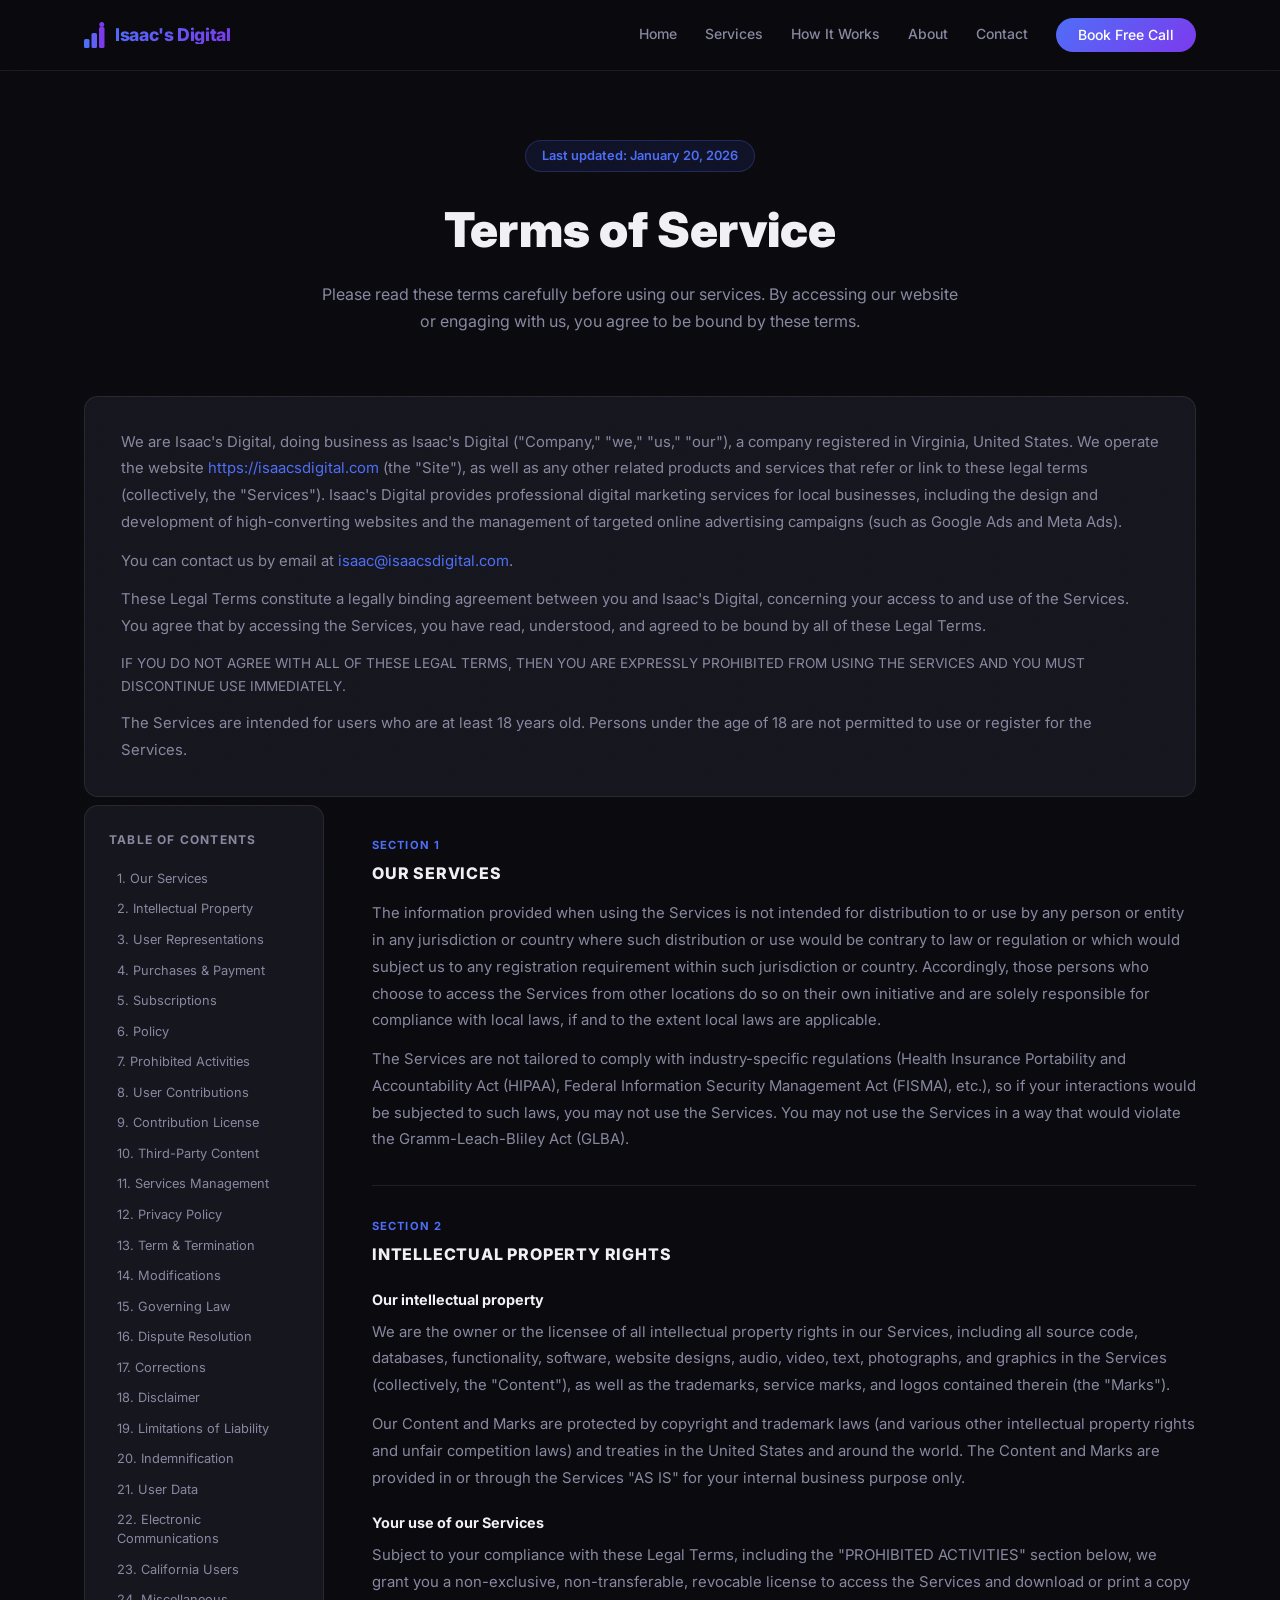
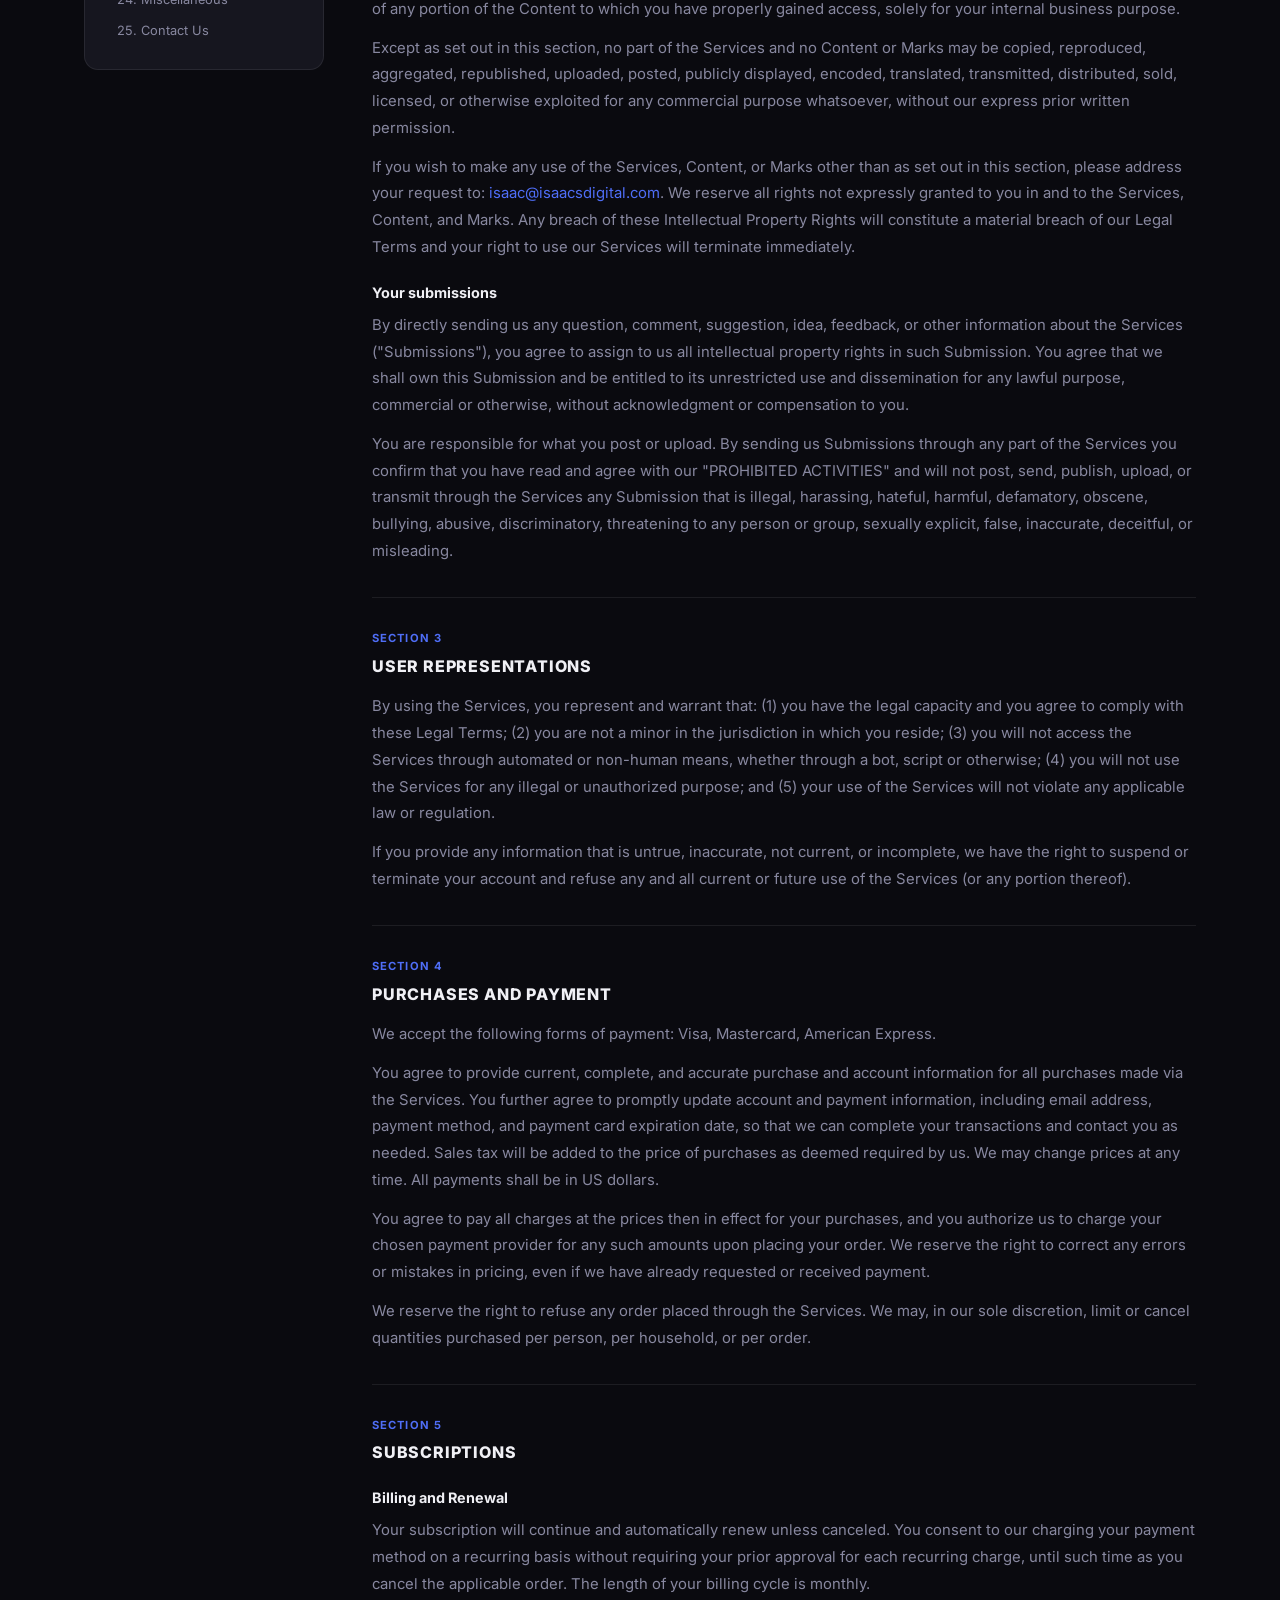
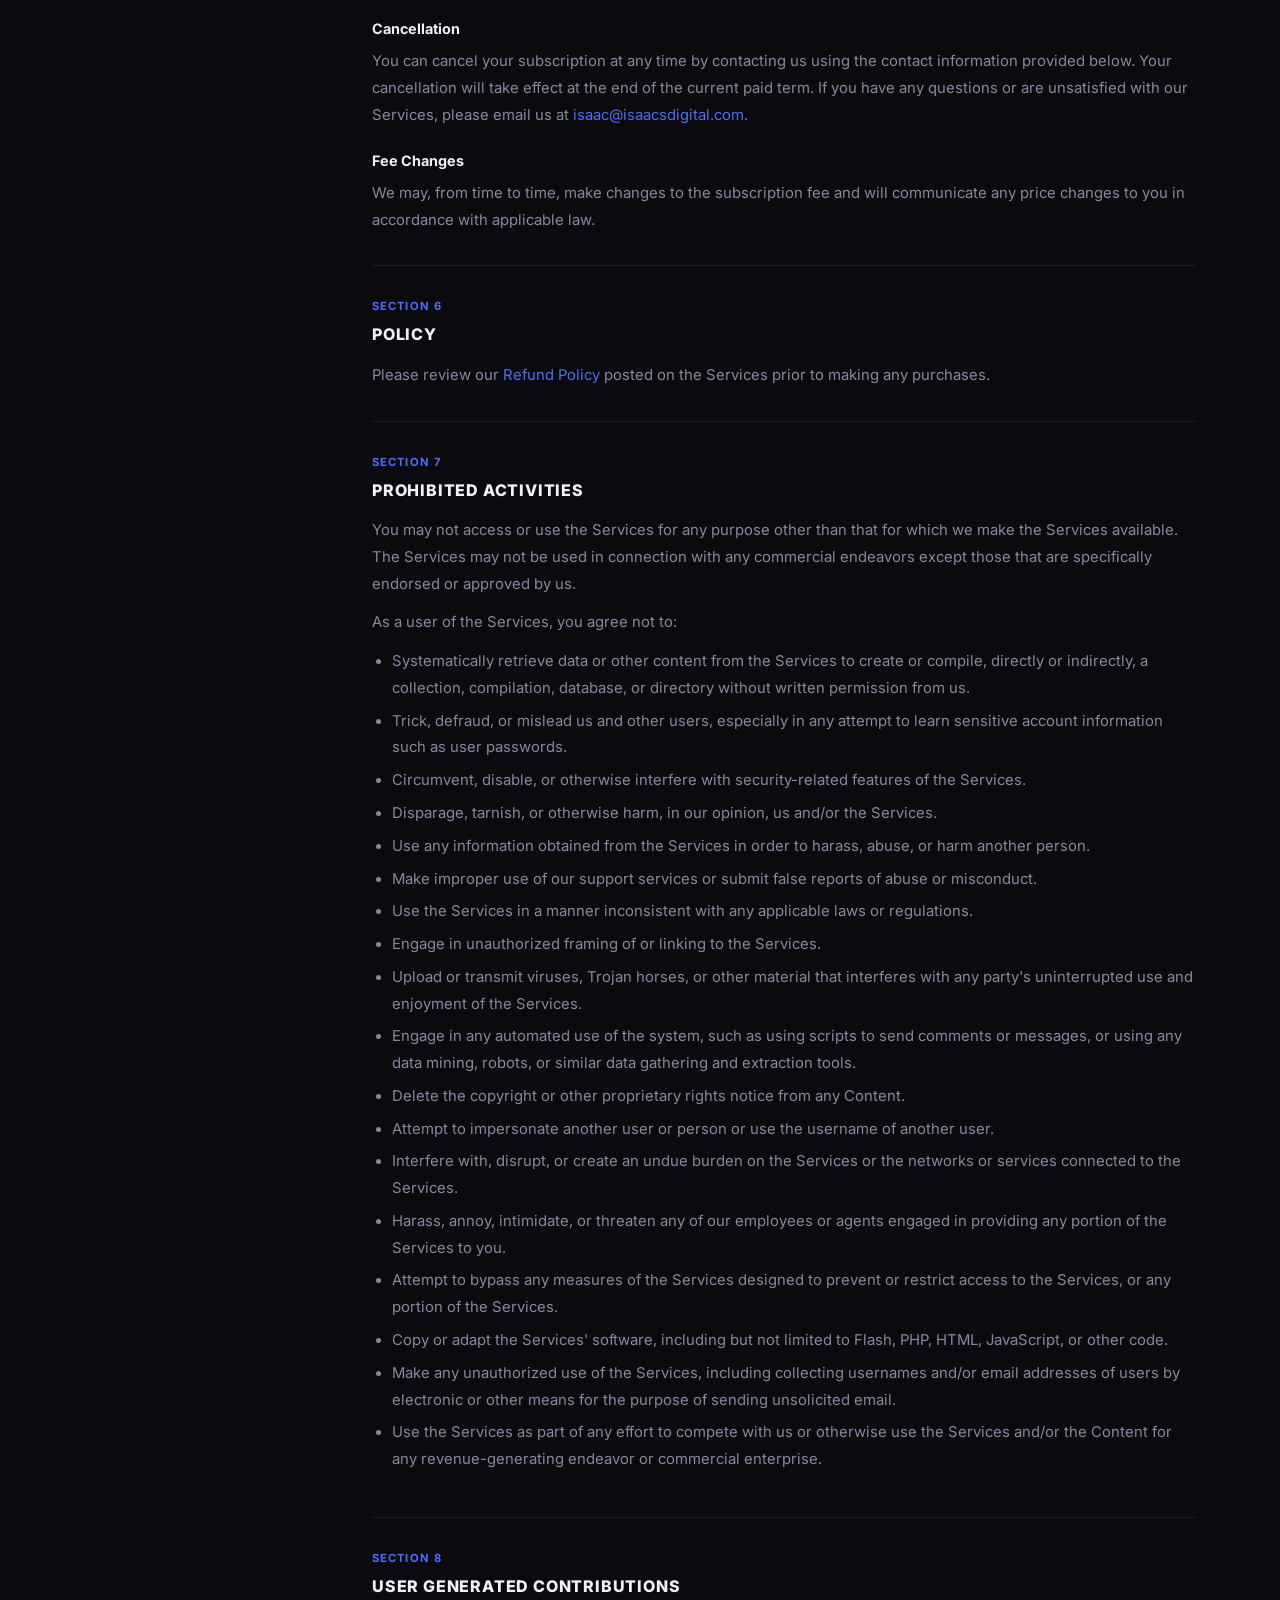
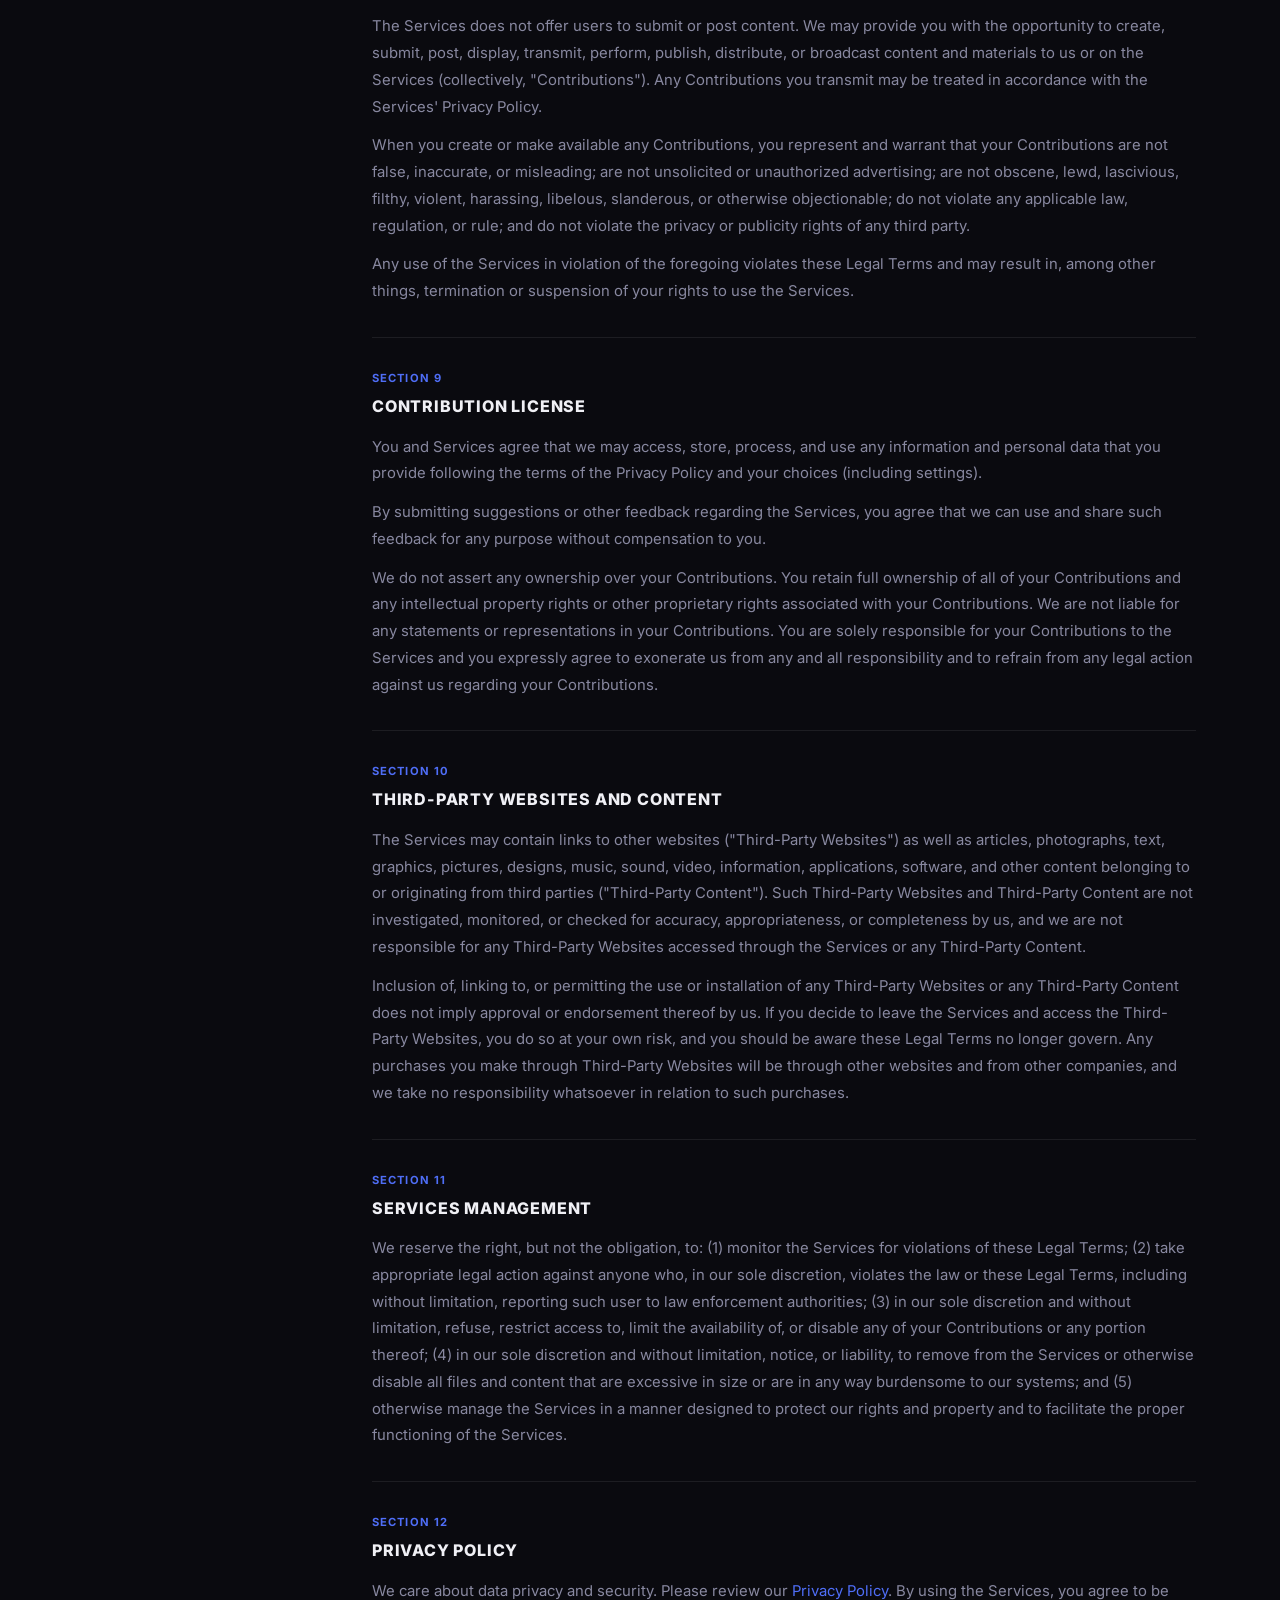
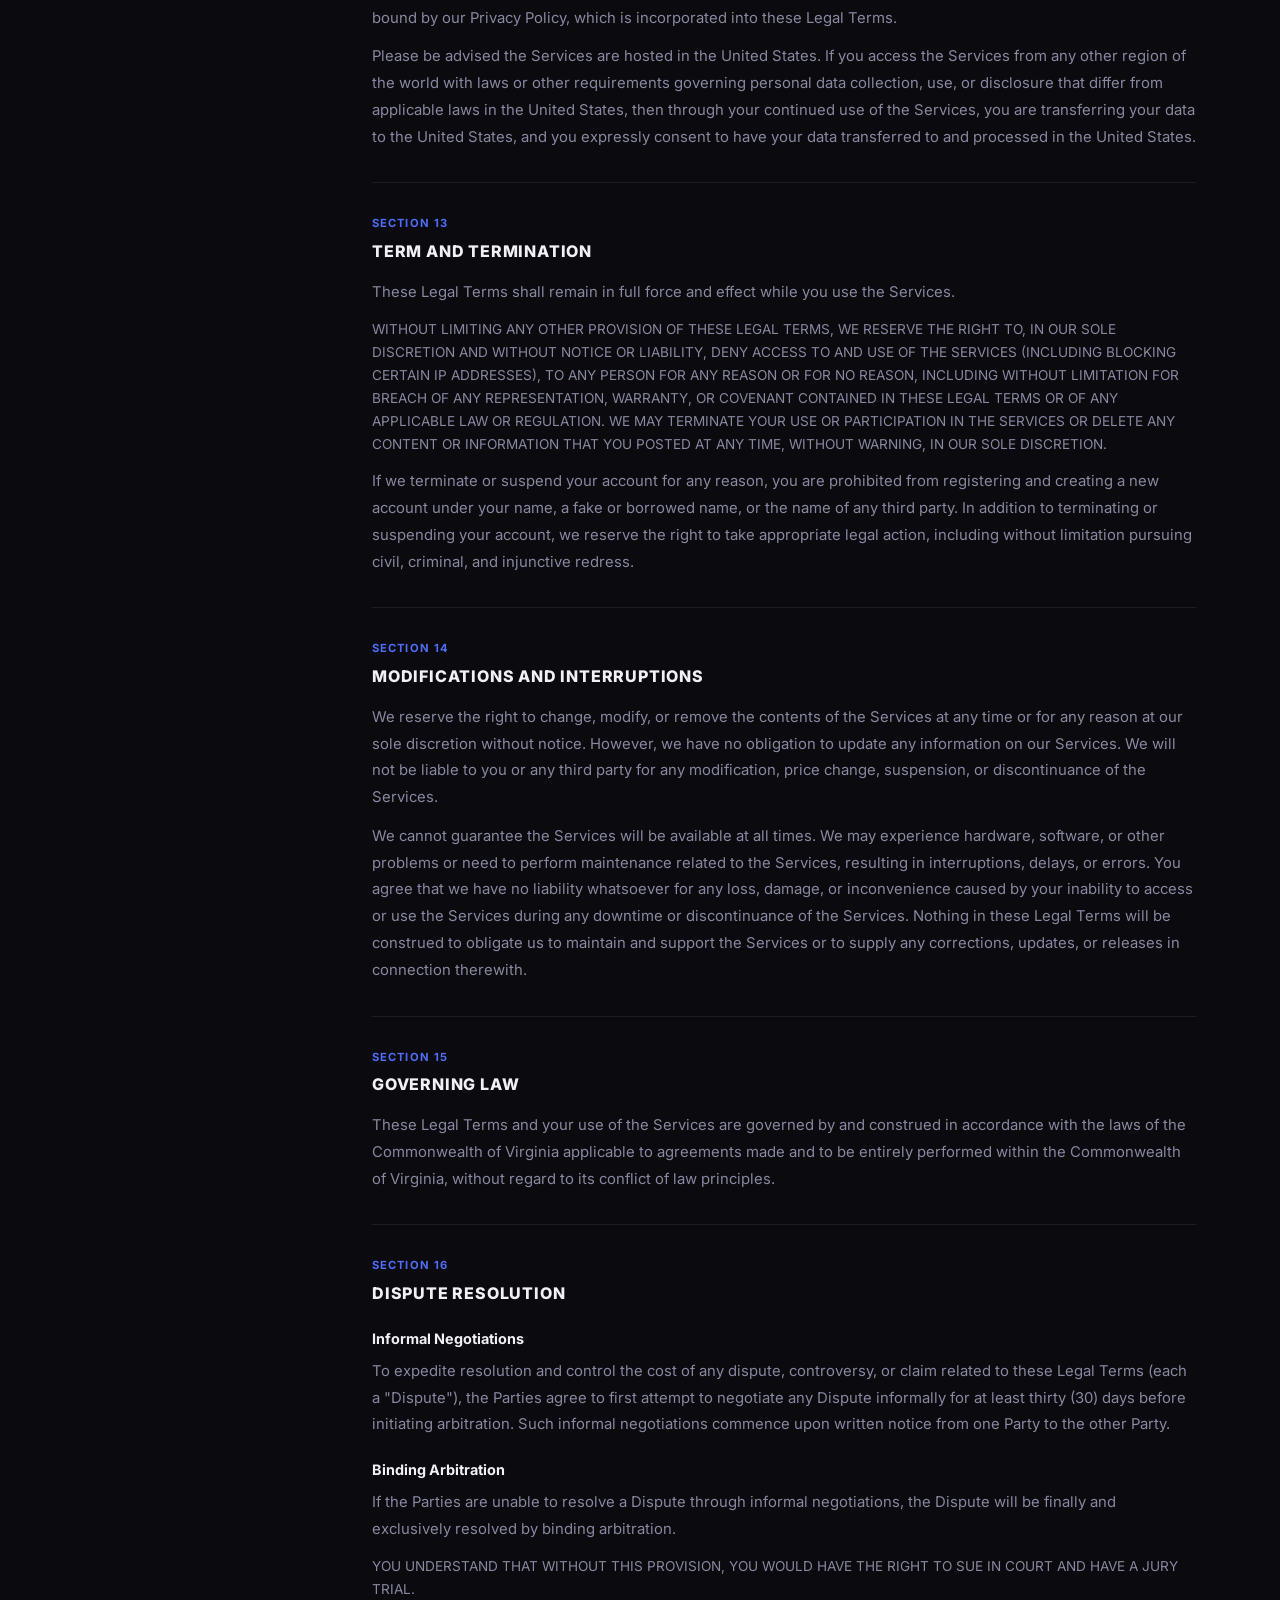
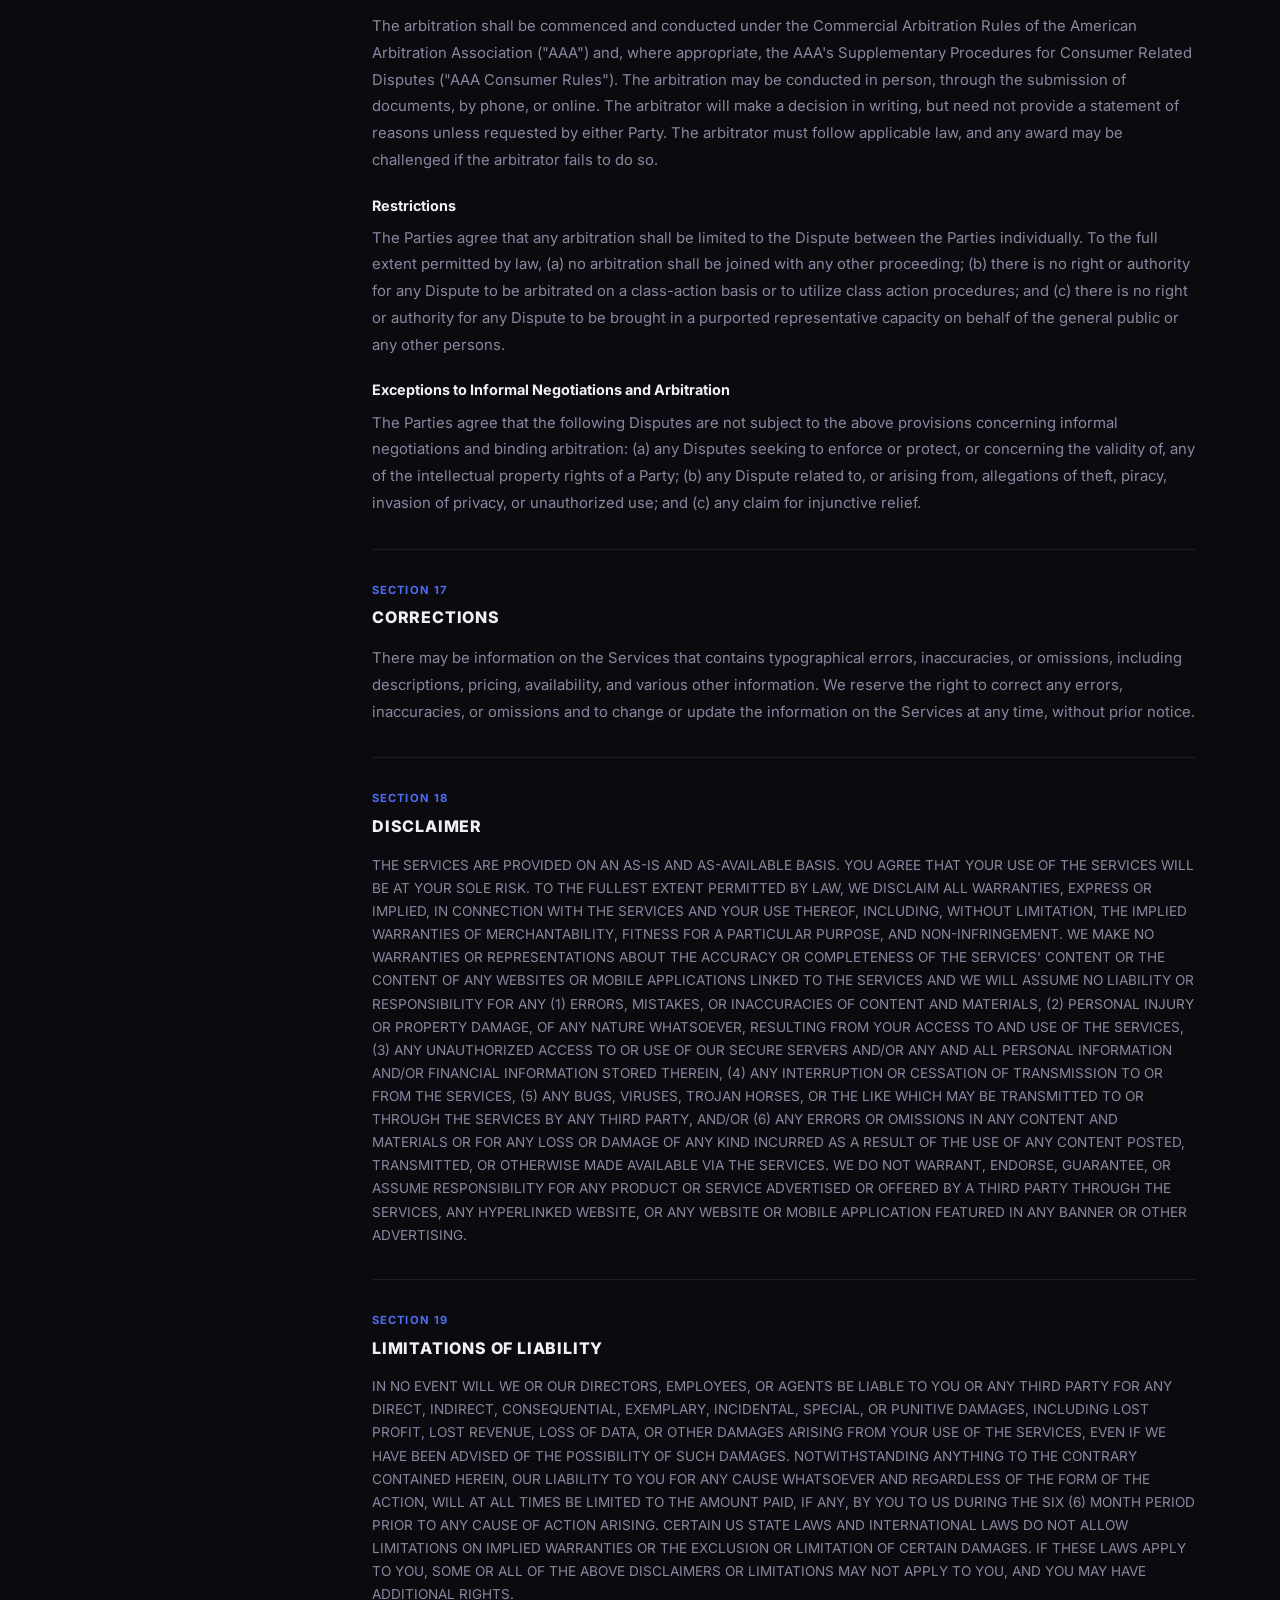
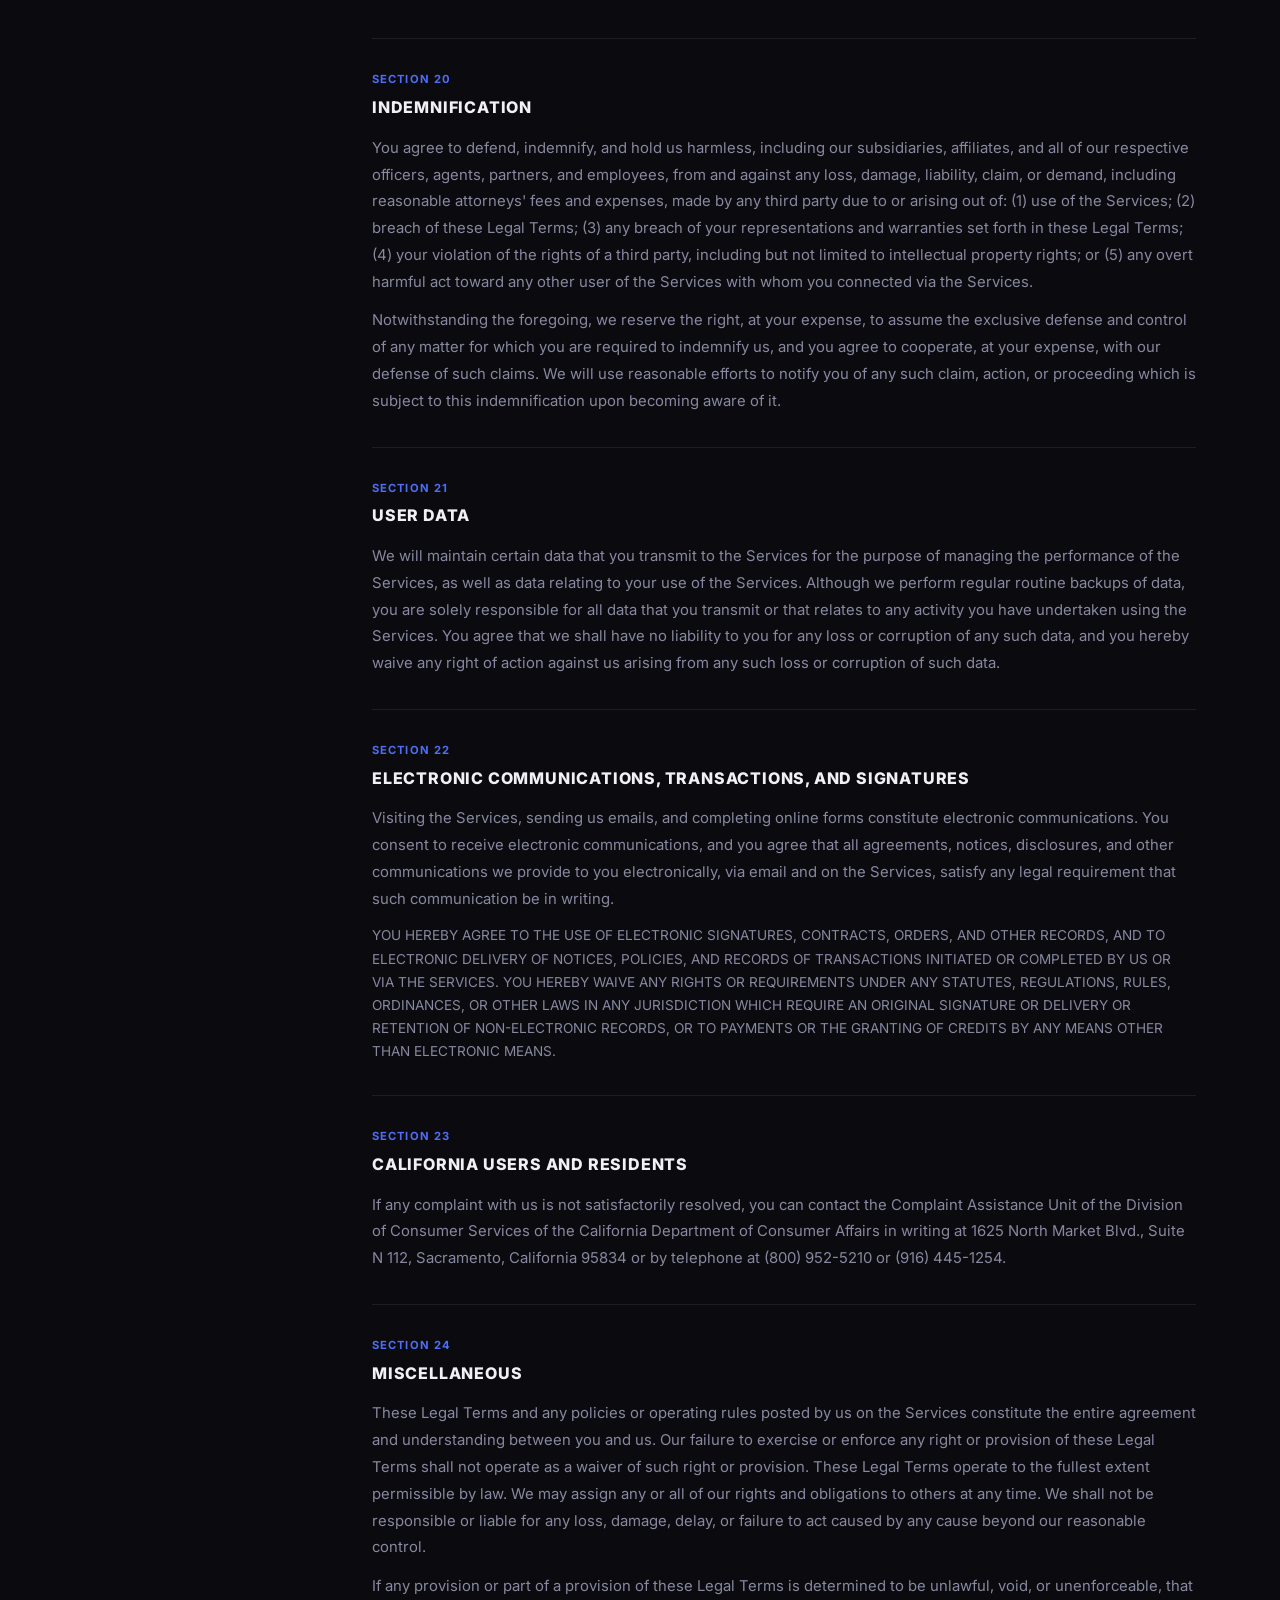
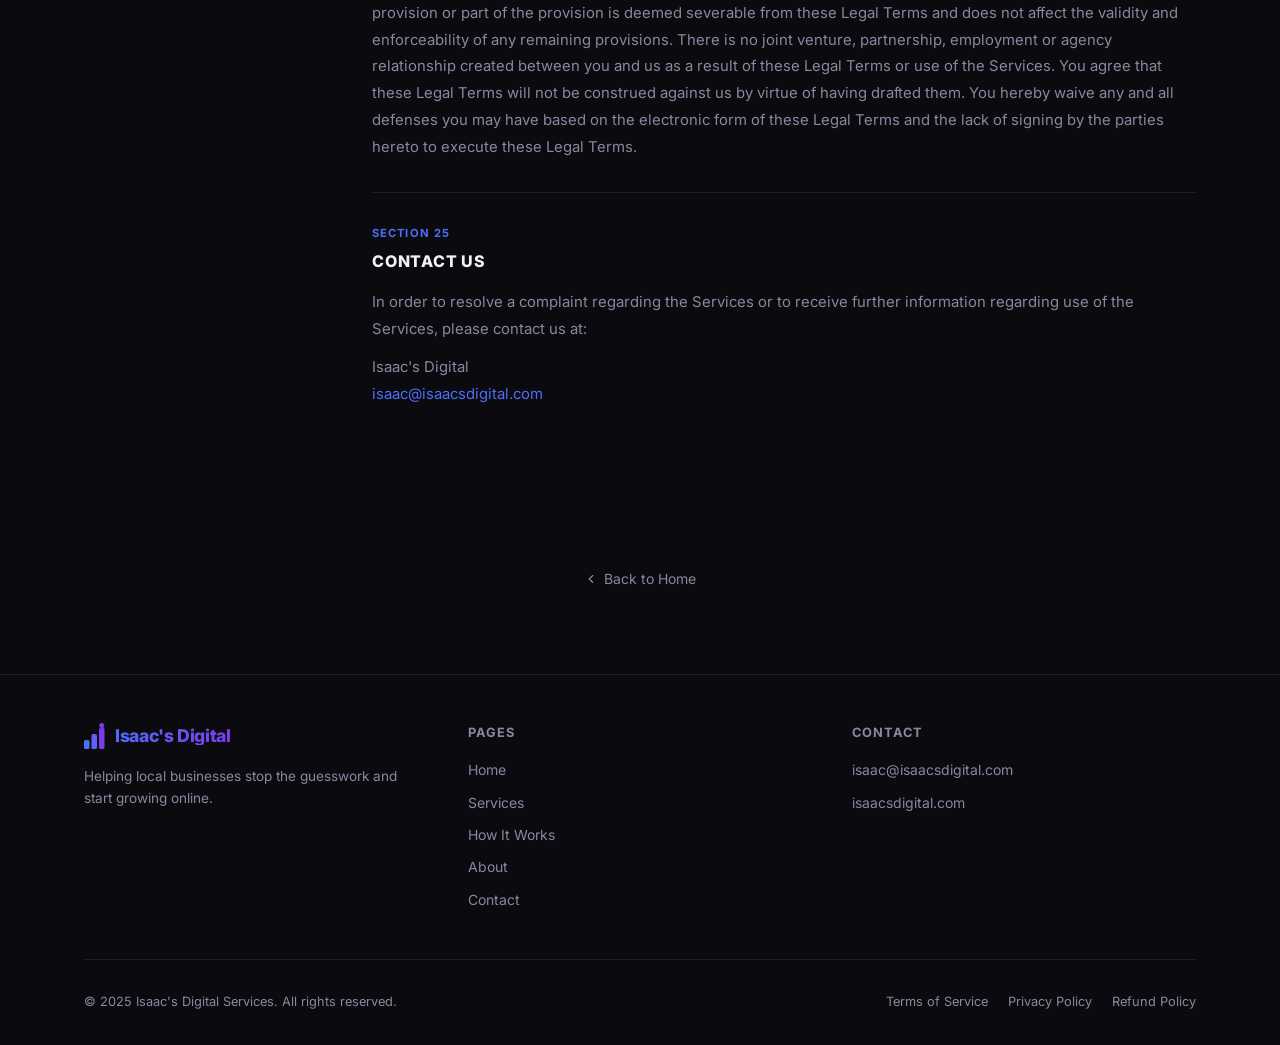
<file: terms-of-service.html>
<!DOCTYPE html>
<html lang="en">
<head>
  <meta charset="UTF-8" />
  <meta name="viewport" content="width=device-width, initial-scale=1.0" />
  <title>Terms of Service | Isaac's Digital Services</title>
  <meta name="description" content="Terms of Service for Isaac's Digital Services. Read our legally binding terms governing your use of our services." />
  <link rel="preconnect" href="https://fonts.googleapis.com" />
  <link rel="preconnect" href="https://fonts.gstatic.com" crossorigin />
  <link href="https://fonts.googleapis.com/css2?family=Inter:wght@300;400;500;600;700;800;900&display=swap" rel="stylesheet" />
  <link rel="stylesheet" href="styles.css" />
  <style>
    .legal-hero {
      padding: 140px 0 60px;
      text-align: center;
      position: relative;
    }
    .legal-hero h1 { font-size: clamp(2rem, 5vw, 3rem); font-weight: 900; margin-bottom: 12px; }
    .legal-hero .last-updated {
      display: inline-block;
      background: rgba(79,110,247,0.1);
      border: 1px solid rgba(79,110,247,0.25);
      color: var(--accent);
      border-radius: 100px;
      padding: 5px 16px;
      font-size: 0.8rem;
      font-weight: 600;
      margin-bottom: 20px;
    }
    .legal-hero p { color: var(--muted); max-width: 640px; margin: 0 auto; line-height: 1.7; }

    .legal-layout {
      display: grid;
      grid-template-columns: 240px 1fr;
      gap: 48px;
      align-items: start;
      padding-bottom: 80px;
    }
    @media (max-width: 860px) {
      .legal-layout { grid-template-columns: 1fr; }
      .toc-card { display: none; }
    }

    .toc-card {
      position: sticky;
      top: 100px;
      background: var(--surface);
      border: 1px solid var(--border);
      border-radius: var(--radius);
      padding: 24px;
    }
    .toc-card h3 {
      font-size: 0.75rem;
      font-weight: 700;
      text-transform: uppercase;
      letter-spacing: 0.1em;
      color: var(--muted);
      margin-bottom: 16px;
    }
    .toc-list { list-style: none; display: flex; flex-direction: column; gap: 2px; }
    .toc-list a {
      display: block;
      font-size: 0.8rem;
      color: var(--muted);
      padding: 5px 8px;
      border-radius: 6px;
      line-height: 1.45;
      transition: background 0.15s, color 0.15s;
    }
    .toc-list a:hover { background: rgba(255,255,255,0.05); color: var(--text); }

    .legal-content { display: flex; flex-direction: column; gap: 0; }
    .legal-section {
      padding: 32px 0;
      border-bottom: 1px solid var(--border);
    }
    .legal-section:last-child { border-bottom: none; }
    .legal-section h2 {
      font-size: 1rem;
      font-weight: 800;
      text-transform: uppercase;
      letter-spacing: 0.05em;
      margin-bottom: 14px;
      color: var(--text);
    }
    .legal-section .section-num {
      font-size: 0.7rem;
      font-weight: 700;
      color: var(--accent);
      text-transform: uppercase;
      letter-spacing: 0.1em;
      margin-bottom: 6px;
    }
    .legal-section p {
      color: var(--muted);
      line-height: 1.8;
      font-size: 0.93rem;
      margin-bottom: 12px;
    }
    .legal-section p:last-child { margin-bottom: 0; }
    .legal-section ul {
      color: var(--muted);
      line-height: 1.8;
      font-size: 0.93rem;
      padding-left: 20px;
      margin-bottom: 12px;
    }
    .legal-section ul li { margin-bottom: 6px; }
    .legal-section h3 {
      font-size: 0.9rem;
      font-weight: 700;
      color: var(--text);
      margin: 20px 0 8px;
    }
    .legal-section a { color: var(--accent); }
    .legal-section a:hover { text-decoration: underline; }
    .legal-caps {
      font-size: 0.85rem !important;
      line-height: 1.7 !important;
    }
    .intro-card {
      background: var(--surface);
      border: 1px solid var(--border);
      border-radius: var(--radius);
      padding: 32px 36px;
      margin-bottom: 8px;
    }
    .intro-card p {
      color: var(--muted);
      line-height: 1.8;
      font-size: 0.93rem;
      margin-bottom: 12px;
    }
    .intro-card p:last-child { margin-bottom: 0; }
    .legal-back {
      text-align: center;
      margin-top: 48px;
      padding-bottom: 80px;
    }
    .legal-back a {
      color: var(--muted);
      font-size: 0.875rem;
      display: inline-flex;
      align-items: center;
      gap: 6px;
      transition: color 0.2s;
    }
    .legal-back a:hover { color: var(--text); }
  </style>
</head>
<body>

  <!-- NAV -->
  <nav>
    <div class="container nav-inner">
      <a href="index.html" class="site-logo">
        <svg width="22" height="26" viewBox="0 0 22 26" fill="none" aria-hidden="true"><rect x="0" y="17" width="5.5" height="9" rx="1.5" fill="#4f6ef7"/><rect x="7.5" y="11" width="5.5" height="15" rx="1.5" fill="#6060f5"/><rect x="15" y="5" width="5.5" height="21" rx="1.5" fill="#7c3aed"/><circle cx="17.75" cy="2.5" r="2.5" fill="#7c3aed"/></svg>
        <span class="logo-text">Isaac's Digital</span>
      </a>
      <div class="nav-links">
        <a href="index.html">Home</a>
        <a href="services.html">Services</a>
        <a href="how-it-works.html">How It Works</a>
        <a href="about.html">About</a>
        <a href="contact.html">Contact</a>
        <a href="https://calendly.com/isaacsdigitalservices/new-meeting" class="nav-cta">Book Free Call</a>
      </div>
      <button class="hamburger" id="hamburgerBtn" aria-label="Open menu">
        <span></span><span></span><span></span>
      </button>
    </div>
  </nav>

  <div class="mobile-menu" id="mobileMenu">
    <button class="close-menu" id="closeMenu">&#x2715;</button>
    <a href="index.html" onclick="closeMobile()">Home</a>
    <a href="services.html" onclick="closeMobile()">Services</a>
    <a href="how-it-works.html" onclick="closeMobile()">How It Works</a>
    <a href="about.html" onclick="closeMobile()">About</a>
    <a href="contact.html" onclick="closeMobile()">Contact</a>
    <a href="https://calendly.com/isaacsdigitalservices/new-meeting" class="nav-cta" onclick="closeMobile()">Book Free Call</a>
  </div>

  <!-- HERO -->
  <section class="legal-hero">
    <div class="container">
      <div class="last-updated">Last updated: January 20, 2026</div>
      <h1>Terms of Service</h1>
      <p>Please read these terms carefully before using our services. By accessing our website or engaging with us, you agree to be bound by these terms.</p>
    </div>
  </section>

  <!-- CONTENT -->
  <section style="padding-bottom: 0;">
    <div class="container">

      <div class="intro-card">
        <p>We are Isaac's Digital, doing business as Isaac's Digital ("Company," "we," "us," "our"), a company registered in Virginia, United States. We operate the website <a href="https://isaacsdigital.com" style="color:var(--accent);">https://isaacsdigital.com</a> (the "Site"), as well as any other related products and services that refer or link to these legal terms (collectively, the "Services"). Isaac's Digital provides professional digital marketing services for local businesses, including the design and development of high-converting websites and the management of targeted online advertising campaigns (such as Google Ads and Meta Ads).</p>
        <p>You can contact us by email at <a href="mailto:isaac@isaacsdigital.com" style="color:var(--accent);">isaac@isaacsdigital.com</a>.</p>
        <p>These Legal Terms constitute a legally binding agreement between you and Isaac's Digital, concerning your access to and use of the Services. You agree that by accessing the Services, you have read, understood, and agreed to be bound by all of these Legal Terms.</p>
        <p class="legal-caps">IF YOU DO NOT AGREE WITH ALL OF THESE LEGAL TERMS, THEN YOU ARE EXPRESSLY PROHIBITED FROM USING THE SERVICES AND YOU MUST DISCONTINUE USE IMMEDIATELY.</p>
        <p>The Services are intended for users who are at least 18 years old. Persons under the age of 18 are not permitted to use or register for the Services.</p>
      </div>

      <div class="legal-layout">

        <aside>
          <div class="toc-card">
            <h3>Table of Contents</h3>
            <ul class="toc-list">
              <li><a href="#services">1. Our Services</a></li>
              <li><a href="#ip">2. Intellectual Property</a></li>
              <li><a href="#representations">3. User Representations</a></li>
              <li><a href="#payment">4. Purchases &amp; Payment</a></li>
              <li><a href="#subscriptions">5. Subscriptions</a></li>
              <li><a href="#policy">6. Policy</a></li>
              <li><a href="#prohibited">7. Prohibited Activities</a></li>
              <li><a href="#ugc">8. User Contributions</a></li>
              <li><a href="#license">9. Contribution License</a></li>
              <li><a href="#thirdparty">10. Third-Party Content</a></li>
              <li><a href="#management">11. Services Management</a></li>
              <li><a href="#privacy">12. Privacy Policy</a></li>
              <li><a href="#termination">13. Term &amp; Termination</a></li>
              <li><a href="#modifications">14. Modifications</a></li>
              <li><a href="#governing">15. Governing Law</a></li>
              <li><a href="#dispute">16. Dispute Resolution</a></li>
              <li><a href="#corrections">17. Corrections</a></li>
              <li><a href="#disclaimer">18. Disclaimer</a></li>
              <li><a href="#liability">19. Limitations of Liability</a></li>
              <li><a href="#indemnification">20. Indemnification</a></li>
              <li><a href="#userdata">21. User Data</a></li>
              <li><a href="#electronic">22. Electronic Communications</a></li>
              <li><a href="#california">23. California Users</a></li>
              <li><a href="#misc">24. Miscellaneous</a></li>
              <li><a href="#contact">25. Contact Us</a></li>
            </ul>
          </div>
        </aside>

        <div class="legal-content">

          <div class="legal-section" id="services">
            <div class="section-num">Section 1</div>
            <h2>Our Services</h2>
            <p>The information provided when using the Services is not intended for distribution to or use by any person or entity in any jurisdiction or country where such distribution or use would be contrary to law or regulation or which would subject us to any registration requirement within such jurisdiction or country. Accordingly, those persons who choose to access the Services from other locations do so on their own initiative and are solely responsible for compliance with local laws, if and to the extent local laws are applicable.</p>
            <p>The Services are not tailored to comply with industry-specific regulations (Health Insurance Portability and Accountability Act (HIPAA), Federal Information Security Management Act (FISMA), etc.), so if your interactions would be subjected to such laws, you may not use the Services. You may not use the Services in a way that would violate the Gramm-Leach-Bliley Act (GLBA).</p>
          </div>

          <div class="legal-section" id="ip">
            <div class="section-num">Section 2</div>
            <h2>Intellectual Property Rights</h2>
            <h3>Our intellectual property</h3>
            <p>We are the owner or the licensee of all intellectual property rights in our Services, including all source code, databases, functionality, software, website designs, audio, video, text, photographs, and graphics in the Services (collectively, the "Content"), as well as the trademarks, service marks, and logos contained therein (the "Marks").</p>
            <p>Our Content and Marks are protected by copyright and trademark laws (and various other intellectual property rights and unfair competition laws) and treaties in the United States and around the world. The Content and Marks are provided in or through the Services "AS IS" for your internal business purpose only.</p>
            <h3>Your use of our Services</h3>
            <p>Subject to your compliance with these Legal Terms, including the "PROHIBITED ACTIVITIES" section below, we grant you a non-exclusive, non-transferable, revocable license to access the Services and download or print a copy of any portion of the Content to which you have properly gained access, solely for your internal business purpose.</p>
            <p>Except as set out in this section, no part of the Services and no Content or Marks may be copied, reproduced, aggregated, republished, uploaded, posted, publicly displayed, encoded, translated, transmitted, distributed, sold, licensed, or otherwise exploited for any commercial purpose whatsoever, without our express prior written permission.</p>
            <p>If you wish to make any use of the Services, Content, or Marks other than as set out in this section, please address your request to: <a href="mailto:isaac@isaacsdigital.com">isaac@isaacsdigital.com</a>. We reserve all rights not expressly granted to you in and to the Services, Content, and Marks. Any breach of these Intellectual Property Rights will constitute a material breach of our Legal Terms and your right to use our Services will terminate immediately.</p>
            <h3>Your submissions</h3>
            <p>By directly sending us any question, comment, suggestion, idea, feedback, or other information about the Services ("Submissions"), you agree to assign to us all intellectual property rights in such Submission. You agree that we shall own this Submission and be entitled to its unrestricted use and dissemination for any lawful purpose, commercial or otherwise, without acknowledgment or compensation to you.</p>
            <p>You are responsible for what you post or upload. By sending us Submissions through any part of the Services you confirm that you have read and agree with our "PROHIBITED ACTIVITIES" and will not post, send, publish, upload, or transmit through the Services any Submission that is illegal, harassing, hateful, harmful, defamatory, obscene, bullying, abusive, discriminatory, threatening to any person or group, sexually explicit, false, inaccurate, deceitful, or misleading.</p>
          </div>

          <div class="legal-section" id="representations">
            <div class="section-num">Section 3</div>
            <h2>User Representations</h2>
            <p>By using the Services, you represent and warrant that: (1) you have the legal capacity and you agree to comply with these Legal Terms; (2) you are not a minor in the jurisdiction in which you reside; (3) you will not access the Services through automated or non-human means, whether through a bot, script or otherwise; (4) you will not use the Services for any illegal or unauthorized purpose; and (5) your use of the Services will not violate any applicable law or regulation.</p>
            <p>If you provide any information that is untrue, inaccurate, not current, or incomplete, we have the right to suspend or terminate your account and refuse any and all current or future use of the Services (or any portion thereof).</p>
          </div>

          <div class="legal-section" id="payment">
            <div class="section-num">Section 4</div>
            <h2>Purchases and Payment</h2>
            <p>We accept the following forms of payment: Visa, Mastercard, American Express.</p>
            <p>You agree to provide current, complete, and accurate purchase and account information for all purchases made via the Services. You further agree to promptly update account and payment information, including email address, payment method, and payment card expiration date, so that we can complete your transactions and contact you as needed. Sales tax will be added to the price of purchases as deemed required by us. We may change prices at any time. All payments shall be in US dollars.</p>
            <p>You agree to pay all charges at the prices then in effect for your purchases, and you authorize us to charge your chosen payment provider for any such amounts upon placing your order. We reserve the right to correct any errors or mistakes in pricing, even if we have already requested or received payment.</p>
            <p>We reserve the right to refuse any order placed through the Services. We may, in our sole discretion, limit or cancel quantities purchased per person, per household, or per order.</p>
          </div>

          <div class="legal-section" id="subscriptions">
            <div class="section-num">Section 5</div>
            <h2>Subscriptions</h2>
            <h3>Billing and Renewal</h3>
            <p>Your subscription will continue and automatically renew unless canceled. You consent to our charging your payment method on a recurring basis without requiring your prior approval for each recurring charge, until such time as you cancel the applicable order. The length of your billing cycle is monthly.</p>
            <h3>Cancellation</h3>
            <p>You can cancel your subscription at any time by contacting us using the contact information provided below. Your cancellation will take effect at the end of the current paid term. If you have any questions or are unsatisfied with our Services, please email us at <a href="mailto:isaac@isaacsdigital.com">isaac@isaacsdigital.com</a>.</p>
            <h3>Fee Changes</h3>
            <p>We may, from time to time, make changes to the subscription fee and will communicate any price changes to you in accordance with applicable law.</p>
          </div>

          <div class="legal-section" id="policy">
            <div class="section-num">Section 6</div>
            <h2>Policy</h2>
            <p>Please review our <a href="refund-policy.html">Refund Policy</a> posted on the Services prior to making any purchases.</p>
          </div>

          <div class="legal-section" id="prohibited">
            <div class="section-num">Section 7</div>
            <h2>Prohibited Activities</h2>
            <p>You may not access or use the Services for any purpose other than that for which we make the Services available. The Services may not be used in connection with any commercial endeavors except those that are specifically endorsed or approved by us.</p>
            <p>As a user of the Services, you agree not to:</p>
            <ul>
              <li>Systematically retrieve data or other content from the Services to create or compile, directly or indirectly, a collection, compilation, database, or directory without written permission from us.</li>
              <li>Trick, defraud, or mislead us and other users, especially in any attempt to learn sensitive account information such as user passwords.</li>
              <li>Circumvent, disable, or otherwise interfere with security-related features of the Services.</li>
              <li>Disparage, tarnish, or otherwise harm, in our opinion, us and/or the Services.</li>
              <li>Use any information obtained from the Services in order to harass, abuse, or harm another person.</li>
              <li>Make improper use of our support services or submit false reports of abuse or misconduct.</li>
              <li>Use the Services in a manner inconsistent with any applicable laws or regulations.</li>
              <li>Engage in unauthorized framing of or linking to the Services.</li>
              <li>Upload or transmit viruses, Trojan horses, or other material that interferes with any party's uninterrupted use and enjoyment of the Services.</li>
              <li>Engage in any automated use of the system, such as using scripts to send comments or messages, or using any data mining, robots, or similar data gathering and extraction tools.</li>
              <li>Delete the copyright or other proprietary rights notice from any Content.</li>
              <li>Attempt to impersonate another user or person or use the username of another user.</li>
              <li>Interfere with, disrupt, or create an undue burden on the Services or the networks or services connected to the Services.</li>
              <li>Harass, annoy, intimidate, or threaten any of our employees or agents engaged in providing any portion of the Services to you.</li>
              <li>Attempt to bypass any measures of the Services designed to prevent or restrict access to the Services, or any portion of the Services.</li>
              <li>Copy or adapt the Services' software, including but not limited to Flash, PHP, HTML, JavaScript, or other code.</li>
              <li>Make any unauthorized use of the Services, including collecting usernames and/or email addresses of users by electronic or other means for the purpose of sending unsolicited email.</li>
              <li>Use the Services as part of any effort to compete with us or otherwise use the Services and/or the Content for any revenue-generating endeavor or commercial enterprise.</li>
            </ul>
          </div>

          <div class="legal-section" id="ugc">
            <div class="section-num">Section 8</div>
            <h2>User Generated Contributions</h2>
            <p>The Services does not offer users to submit or post content. We may provide you with the opportunity to create, submit, post, display, transmit, perform, publish, distribute, or broadcast content and materials to us or on the Services (collectively, "Contributions"). Any Contributions you transmit may be treated in accordance with the Services' Privacy Policy.</p>
            <p>When you create or make available any Contributions, you represent and warrant that your Contributions are not false, inaccurate, or misleading; are not unsolicited or unauthorized advertising; are not obscene, lewd, lascivious, filthy, violent, harassing, libelous, slanderous, or otherwise objectionable; do not violate any applicable law, regulation, or rule; and do not violate the privacy or publicity rights of any third party.</p>
            <p>Any use of the Services in violation of the foregoing violates these Legal Terms and may result in, among other things, termination or suspension of your rights to use the Services.</p>
          </div>

          <div class="legal-section" id="license">
            <div class="section-num">Section 9</div>
            <h2>Contribution License</h2>
            <p>You and Services agree that we may access, store, process, and use any information and personal data that you provide following the terms of the Privacy Policy and your choices (including settings).</p>
            <p>By submitting suggestions or other feedback regarding the Services, you agree that we can use and share such feedback for any purpose without compensation to you.</p>
            <p>We do not assert any ownership over your Contributions. You retain full ownership of all of your Contributions and any intellectual property rights or other proprietary rights associated with your Contributions. We are not liable for any statements or representations in your Contributions. You are solely responsible for your Contributions to the Services and you expressly agree to exonerate us from any and all responsibility and to refrain from any legal action against us regarding your Contributions.</p>
          </div>

          <div class="legal-section" id="thirdparty">
            <div class="section-num">Section 10</div>
            <h2>Third-Party Websites and Content</h2>
            <p>The Services may contain links to other websites ("Third-Party Websites") as well as articles, photographs, text, graphics, pictures, designs, music, sound, video, information, applications, software, and other content belonging to or originating from third parties ("Third-Party Content"). Such Third-Party Websites and Third-Party Content are not investigated, monitored, or checked for accuracy, appropriateness, or completeness by us, and we are not responsible for any Third-Party Websites accessed through the Services or any Third-Party Content.</p>
            <p>Inclusion of, linking to, or permitting the use or installation of any Third-Party Websites or any Third-Party Content does not imply approval or endorsement thereof by us. If you decide to leave the Services and access the Third-Party Websites, you do so at your own risk, and you should be aware these Legal Terms no longer govern. Any purchases you make through Third-Party Websites will be through other websites and from other companies, and we take no responsibility whatsoever in relation to such purchases.</p>
          </div>

          <div class="legal-section" id="management">
            <div class="section-num">Section 11</div>
            <h2>Services Management</h2>
            <p>We reserve the right, but not the obligation, to: (1) monitor the Services for violations of these Legal Terms; (2) take appropriate legal action against anyone who, in our sole discretion, violates the law or these Legal Terms, including without limitation, reporting such user to law enforcement authorities; (3) in our sole discretion and without limitation, refuse, restrict access to, limit the availability of, or disable any of your Contributions or any portion thereof; (4) in our sole discretion and without limitation, notice, or liability, to remove from the Services or otherwise disable all files and content that are excessive in size or are in any way burdensome to our systems; and (5) otherwise manage the Services in a manner designed to protect our rights and property and to facilitate the proper functioning of the Services.</p>
          </div>

          <div class="legal-section" id="privacy">
            <div class="section-num">Section 12</div>
            <h2>Privacy Policy</h2>
            <p>We care about data privacy and security. Please review our <a href="privacy-policy.html">Privacy Policy</a>. By using the Services, you agree to be bound by our Privacy Policy, which is incorporated into these Legal Terms.</p>
            <p>Please be advised the Services are hosted in the United States. If you access the Services from any other region of the world with laws or other requirements governing personal data collection, use, or disclosure that differ from applicable laws in the United States, then through your continued use of the Services, you are transferring your data to the United States, and you expressly consent to have your data transferred to and processed in the United States.</p>
          </div>

          <div class="legal-section" id="termination">
            <div class="section-num">Section 13</div>
            <h2>Term and Termination</h2>
            <p>These Legal Terms shall remain in full force and effect while you use the Services.</p>
            <p class="legal-caps">WITHOUT LIMITING ANY OTHER PROVISION OF THESE LEGAL TERMS, WE RESERVE THE RIGHT TO, IN OUR SOLE DISCRETION AND WITHOUT NOTICE OR LIABILITY, DENY ACCESS TO AND USE OF THE SERVICES (INCLUDING BLOCKING CERTAIN IP ADDRESSES), TO ANY PERSON FOR ANY REASON OR FOR NO REASON, INCLUDING WITHOUT LIMITATION FOR BREACH OF ANY REPRESENTATION, WARRANTY, OR COVENANT CONTAINED IN THESE LEGAL TERMS OR OF ANY APPLICABLE LAW OR REGULATION. WE MAY TERMINATE YOUR USE OR PARTICIPATION IN THE SERVICES OR DELETE ANY CONTENT OR INFORMATION THAT YOU POSTED AT ANY TIME, WITHOUT WARNING, IN OUR SOLE DISCRETION.</p>
            <p>If we terminate or suspend your account for any reason, you are prohibited from registering and creating a new account under your name, a fake or borrowed name, or the name of any third party. In addition to terminating or suspending your account, we reserve the right to take appropriate legal action, including without limitation pursuing civil, criminal, and injunctive redress.</p>
          </div>

          <div class="legal-section" id="modifications">
            <div class="section-num">Section 14</div>
            <h2>Modifications and Interruptions</h2>
            <p>We reserve the right to change, modify, or remove the contents of the Services at any time or for any reason at our sole discretion without notice. However, we have no obligation to update any information on our Services. We will not be liable to you or any third party for any modification, price change, suspension, or discontinuance of the Services.</p>
            <p>We cannot guarantee the Services will be available at all times. We may experience hardware, software, or other problems or need to perform maintenance related to the Services, resulting in interruptions, delays, or errors. You agree that we have no liability whatsoever for any loss, damage, or inconvenience caused by your inability to access or use the Services during any downtime or discontinuance of the Services. Nothing in these Legal Terms will be construed to obligate us to maintain and support the Services or to supply any corrections, updates, or releases in connection therewith.</p>
          </div>

          <div class="legal-section" id="governing">
            <div class="section-num">Section 15</div>
            <h2>Governing Law</h2>
            <p>These Legal Terms and your use of the Services are governed by and construed in accordance with the laws of the Commonwealth of Virginia applicable to agreements made and to be entirely performed within the Commonwealth of Virginia, without regard to its conflict of law principles.</p>
          </div>

          <div class="legal-section" id="dispute">
            <div class="section-num">Section 16</div>
            <h2>Dispute Resolution</h2>
            <h3>Informal Negotiations</h3>
            <p>To expedite resolution and control the cost of any dispute, controversy, or claim related to these Legal Terms (each a "Dispute"), the Parties agree to first attempt to negotiate any Dispute informally for at least thirty (30) days before initiating arbitration. Such informal negotiations commence upon written notice from one Party to the other Party.</p>
            <h3>Binding Arbitration</h3>
            <p>If the Parties are unable to resolve a Dispute through informal negotiations, the Dispute will be finally and exclusively resolved by binding arbitration.</p>
            <p class="legal-caps">YOU UNDERSTAND THAT WITHOUT THIS PROVISION, YOU WOULD HAVE THE RIGHT TO SUE IN COURT AND HAVE A JURY TRIAL.</p>
            <p>The arbitration shall be commenced and conducted under the Commercial Arbitration Rules of the American Arbitration Association ("AAA") and, where appropriate, the AAA's Supplementary Procedures for Consumer Related Disputes ("AAA Consumer Rules"). The arbitration may be conducted in person, through the submission of documents, by phone, or online. The arbitrator will make a decision in writing, but need not provide a statement of reasons unless requested by either Party. The arbitrator must follow applicable law, and any award may be challenged if the arbitrator fails to do so.</p>
            <h3>Restrictions</h3>
            <p>The Parties agree that any arbitration shall be limited to the Dispute between the Parties individually. To the full extent permitted by law, (a) no arbitration shall be joined with any other proceeding; (b) there is no right or authority for any Dispute to be arbitrated on a class-action basis or to utilize class action procedures; and (c) there is no right or authority for any Dispute to be brought in a purported representative capacity on behalf of the general public or any other persons.</p>
            <h3>Exceptions to Informal Negotiations and Arbitration</h3>
            <p>The Parties agree that the following Disputes are not subject to the above provisions concerning informal negotiations and binding arbitration: (a) any Disputes seeking to enforce or protect, or concerning the validity of, any of the intellectual property rights of a Party; (b) any Dispute related to, or arising from, allegations of theft, piracy, invasion of privacy, or unauthorized use; and (c) any claim for injunctive relief.</p>
          </div>

          <div class="legal-section" id="corrections">
            <div class="section-num">Section 17</div>
            <h2>Corrections</h2>
            <p>There may be information on the Services that contains typographical errors, inaccuracies, or omissions, including descriptions, pricing, availability, and various other information. We reserve the right to correct any errors, inaccuracies, or omissions and to change or update the information on the Services at any time, without prior notice.</p>
          </div>

          <div class="legal-section" id="disclaimer">
            <div class="section-num">Section 18</div>
            <h2>Disclaimer</h2>
            <p class="legal-caps">THE SERVICES ARE PROVIDED ON AN AS-IS AND AS-AVAILABLE BASIS. YOU AGREE THAT YOUR USE OF THE SERVICES WILL BE AT YOUR SOLE RISK. TO THE FULLEST EXTENT PERMITTED BY LAW, WE DISCLAIM ALL WARRANTIES, EXPRESS OR IMPLIED, IN CONNECTION WITH THE SERVICES AND YOUR USE THEREOF, INCLUDING, WITHOUT LIMITATION, THE IMPLIED WARRANTIES OF MERCHANTABILITY, FITNESS FOR A PARTICULAR PURPOSE, AND NON-INFRINGEMENT. WE MAKE NO WARRANTIES OR REPRESENTATIONS ABOUT THE ACCURACY OR COMPLETENESS OF THE SERVICES' CONTENT OR THE CONTENT OF ANY WEBSITES OR MOBILE APPLICATIONS LINKED TO THE SERVICES AND WE WILL ASSUME NO LIABILITY OR RESPONSIBILITY FOR ANY (1) ERRORS, MISTAKES, OR INACCURACIES OF CONTENT AND MATERIALS, (2) PERSONAL INJURY OR PROPERTY DAMAGE, OF ANY NATURE WHATSOEVER, RESULTING FROM YOUR ACCESS TO AND USE OF THE SERVICES, (3) ANY UNAUTHORIZED ACCESS TO OR USE OF OUR SECURE SERVERS AND/OR ANY AND ALL PERSONAL INFORMATION AND/OR FINANCIAL INFORMATION STORED THEREIN, (4) ANY INTERRUPTION OR CESSATION OF TRANSMISSION TO OR FROM THE SERVICES, (5) ANY BUGS, VIRUSES, TROJAN HORSES, OR THE LIKE WHICH MAY BE TRANSMITTED TO OR THROUGH THE SERVICES BY ANY THIRD PARTY, AND/OR (6) ANY ERRORS OR OMISSIONS IN ANY CONTENT AND MATERIALS OR FOR ANY LOSS OR DAMAGE OF ANY KIND INCURRED AS A RESULT OF THE USE OF ANY CONTENT POSTED, TRANSMITTED, OR OTHERWISE MADE AVAILABLE VIA THE SERVICES. WE DO NOT WARRANT, ENDORSE, GUARANTEE, OR ASSUME RESPONSIBILITY FOR ANY PRODUCT OR SERVICE ADVERTISED OR OFFERED BY A THIRD PARTY THROUGH THE SERVICES, ANY HYPERLINKED WEBSITE, OR ANY WEBSITE OR MOBILE APPLICATION FEATURED IN ANY BANNER OR OTHER ADVERTISING.</p>
          </div>

          <div class="legal-section" id="liability">
            <div class="section-num">Section 19</div>
            <h2>Limitations of Liability</h2>
            <p class="legal-caps">IN NO EVENT WILL WE OR OUR DIRECTORS, EMPLOYEES, OR AGENTS BE LIABLE TO YOU OR ANY THIRD PARTY FOR ANY DIRECT, INDIRECT, CONSEQUENTIAL, EXEMPLARY, INCIDENTAL, SPECIAL, OR PUNITIVE DAMAGES, INCLUDING LOST PROFIT, LOST REVENUE, LOSS OF DATA, OR OTHER DAMAGES ARISING FROM YOUR USE OF THE SERVICES, EVEN IF WE HAVE BEEN ADVISED OF THE POSSIBILITY OF SUCH DAMAGES. NOTWITHSTANDING ANYTHING TO THE CONTRARY CONTAINED HEREIN, OUR LIABILITY TO YOU FOR ANY CAUSE WHATSOEVER AND REGARDLESS OF THE FORM OF THE ACTION, WILL AT ALL TIMES BE LIMITED TO THE AMOUNT PAID, IF ANY, BY YOU TO US DURING THE SIX (6) MONTH PERIOD PRIOR TO ANY CAUSE OF ACTION ARISING. CERTAIN US STATE LAWS AND INTERNATIONAL LAWS DO NOT ALLOW LIMITATIONS ON IMPLIED WARRANTIES OR THE EXCLUSION OR LIMITATION OF CERTAIN DAMAGES. IF THESE LAWS APPLY TO YOU, SOME OR ALL OF THE ABOVE DISCLAIMERS OR LIMITATIONS MAY NOT APPLY TO YOU, AND YOU MAY HAVE ADDITIONAL RIGHTS.</p>
          </div>

          <div class="legal-section" id="indemnification">
            <div class="section-num">Section 20</div>
            <h2>Indemnification</h2>
            <p>You agree to defend, indemnify, and hold us harmless, including our subsidiaries, affiliates, and all of our respective officers, agents, partners, and employees, from and against any loss, damage, liability, claim, or demand, including reasonable attorneys' fees and expenses, made by any third party due to or arising out of: (1) use of the Services; (2) breach of these Legal Terms; (3) any breach of your representations and warranties set forth in these Legal Terms; (4) your violation of the rights of a third party, including but not limited to intellectual property rights; or (5) any overt harmful act toward any other user of the Services with whom you connected via the Services.</p>
            <p>Notwithstanding the foregoing, we reserve the right, at your expense, to assume the exclusive defense and control of any matter for which you are required to indemnify us, and you agree to cooperate, at your expense, with our defense of such claims. We will use reasonable efforts to notify you of any such claim, action, or proceeding which is subject to this indemnification upon becoming aware of it.</p>
          </div>

          <div class="legal-section" id="userdata">
            <div class="section-num">Section 21</div>
            <h2>User Data</h2>
            <p>We will maintain certain data that you transmit to the Services for the purpose of managing the performance of the Services, as well as data relating to your use of the Services. Although we perform regular routine backups of data, you are solely responsible for all data that you transmit or that relates to any activity you have undertaken using the Services. You agree that we shall have no liability to you for any loss or corruption of any such data, and you hereby waive any right of action against us arising from any such loss or corruption of such data.</p>
          </div>

          <div class="legal-section" id="electronic">
            <div class="section-num">Section 22</div>
            <h2>Electronic Communications, Transactions, and Signatures</h2>
            <p>Visiting the Services, sending us emails, and completing online forms constitute electronic communications. You consent to receive electronic communications, and you agree that all agreements, notices, disclosures, and other communications we provide to you electronically, via email and on the Services, satisfy any legal requirement that such communication be in writing.</p>
            <p class="legal-caps">YOU HEREBY AGREE TO THE USE OF ELECTRONIC SIGNATURES, CONTRACTS, ORDERS, AND OTHER RECORDS, AND TO ELECTRONIC DELIVERY OF NOTICES, POLICIES, AND RECORDS OF TRANSACTIONS INITIATED OR COMPLETED BY US OR VIA THE SERVICES. YOU HEREBY WAIVE ANY RIGHTS OR REQUIREMENTS UNDER ANY STATUTES, REGULATIONS, RULES, ORDINANCES, OR OTHER LAWS IN ANY JURISDICTION WHICH REQUIRE AN ORIGINAL SIGNATURE OR DELIVERY OR RETENTION OF NON-ELECTRONIC RECORDS, OR TO PAYMENTS OR THE GRANTING OF CREDITS BY ANY MEANS OTHER THAN ELECTRONIC MEANS.</p>
          </div>

          <div class="legal-section" id="california">
            <div class="section-num">Section 23</div>
            <h2>California Users and Residents</h2>
            <p>If any complaint with us is not satisfactorily resolved, you can contact the Complaint Assistance Unit of the Division of Consumer Services of the California Department of Consumer Affairs in writing at 1625 North Market Blvd., Suite N 112, Sacramento, California 95834 or by telephone at (800) 952-5210 or (916) 445-1254.</p>
          </div>

          <div class="legal-section" id="misc">
            <div class="section-num">Section 24</div>
            <h2>Miscellaneous</h2>
            <p>These Legal Terms and any policies or operating rules posted by us on the Services constitute the entire agreement and understanding between you and us. Our failure to exercise or enforce any right or provision of these Legal Terms shall not operate as a waiver of such right or provision. These Legal Terms operate to the fullest extent permissible by law. We may assign any or all of our rights and obligations to others at any time. We shall not be responsible or liable for any loss, damage, delay, or failure to act caused by any cause beyond our reasonable control.</p>
            <p>If any provision or part of a provision of these Legal Terms is determined to be unlawful, void, or unenforceable, that provision or part of the provision is deemed severable from these Legal Terms and does not affect the validity and enforceability of any remaining provisions. There is no joint venture, partnership, employment or agency relationship created between you and us as a result of these Legal Terms or use of the Services. You agree that these Legal Terms will not be construed against us by virtue of having drafted them. You hereby waive any and all defenses you may have based on the electronic form of these Legal Terms and the lack of signing by the parties hereto to execute these Legal Terms.</p>
          </div>

          <div class="legal-section" id="contact">
            <div class="section-num">Section 25</div>
            <h2>Contact Us</h2>
            <p>In order to resolve a complaint regarding the Services or to receive further information regarding use of the Services, please contact us at:</p>
            <p>
              Isaac's Digital<br>
              <a href="mailto:isaac@isaacsdigital.com">isaac@isaacsdigital.com</a>
            </p>
          </div>

        </div>
      </div>

      <div class="legal-back">
        <a href="index.html">
          <svg width="14" height="14" viewBox="0 0 24 24" fill="none" stroke="currentColor" stroke-width="2" stroke-linecap="round" stroke-linejoin="round"><polyline points="15 18 9 12 15 6"/></svg>
          Back to Home
        </a>
      </div>

    </div>
  </section>

  <!-- FOOTER -->
  <footer>
    <div class="container">
      <div class="footer-top">
        <div>
          <a href="index.html" class="site-logo">
            <svg width="22" height="26" viewBox="0 0 22 26" fill="none" aria-hidden="true"><rect x="0" y="17" width="5.5" height="9" rx="1.5" fill="#4f6ef7"/><rect x="7.5" y="11" width="5.5" height="15" rx="1.5" fill="#6060f5"/><rect x="15" y="5" width="5.5" height="21" rx="1.5" fill="#7c3aed"/><circle cx="17.75" cy="2.5" r="2.5" fill="#7c3aed"/></svg>
            <span class="logo-text">Isaac's Digital</span>
          </a>
          <p class="footer-tagline">Helping local businesses stop the guesswork and start growing online.</p>
        </div>
        <div>
          <div class="footer-col-title">Pages</div>
          <div class="footer-col-links">
            <a href="index.html">Home</a>
            <a href="services.html">Services</a>
            <a href="how-it-works.html">How It Works</a>
            <a href="about.html">About</a>
            <a href="contact.html">Contact</a>
          </div>
        </div>
        <div>
          <div class="footer-col-title">Contact</div>
          <div class="footer-col-links">
            <a href="mailto:isaac@isaacsdigital.com">isaac@isaacsdigital.com</a>
            <a href="https://isaacsdigital.com" style="color:var(--muted);">isaacsdigital.com</a>
          </div>
        </div>
      </div>
      <div class="footer-bottom">
        <div class="footer-copy">&copy; 2025 Isaac's Digital Services. All rights reserved.</div>
        <div class="footer-legal">
          <a href="terms-of-service.html">Terms of Service</a>
          <a href="privacy-policy.html">Privacy Policy</a>
          <a href="refund-policy.html">Refund Policy</a>
        </div>
      </div>
    </div>
  </footer>

  <script>
    const hamburgerBtn = document.getElementById('hamburgerBtn');
    const mobileMenu = document.getElementById('mobileMenu');
    const closeMenu = document.getElementById('closeMenu');
    hamburgerBtn.addEventListener('click', () => mobileMenu.classList.add('open'));
    closeMenu.addEventListener('click', () => mobileMenu.classList.remove('open'));
    function closeMobile() { mobileMenu.classList.remove('open'); }

    const observer = new IntersectionObserver(entries => {
      entries.forEach(e => { if (e.isIntersecting) e.target.classList.add('visible'); });
    }, { threshold: 0.08 });
    document.querySelectorAll('.fade-in').forEach(el => observer.observe(el));
  </script>
</body>
</html>
</file>
<file: styles.css>
/* ── Reset & Base ── */
*, *::before, *::after { box-sizing: border-box; margin: 0; padding: 0; }
:root {
  /* ── Colors ── */
  --bg:        #0a0a0f;
  --bg2:       #111118;
  --surface:   #16161f;
  --border:    rgba(255,255,255,0.08);
  --accent:    #4f6ef7;
  --accent2:   #7c3aed;
  --grad:      linear-gradient(135deg, #4f6ef7, #7c3aed);
  --text:      #f0f0f5;
  --muted:     #8888a0;

  /* ── Border radius — 3 values only ── */
  --radius:      14px;
  --radius-sm:   8px;
  --radius-pill: 100px;

  /* ── Type scale ── */
  --text-xs:   0.72rem;
  --text-sm:   0.875rem;
  --text-base: 1rem;
  --text-lg:   1.125rem;
  --text-xl:   1.3rem;
  --text-2xl:  1.6rem;
  --text-3xl:  clamp(1.8rem, 3.5vw, 2.8rem);

  /* ── Spacing scale ── */
  --sp-1:  4px;
  --sp-2:  8px;
  --sp-3:  12px;
  --sp-4:  16px;
  --sp-5:  24px;
  --sp-6:  32px;
  --sp-7:  48px;
  --sp-8:  64px;
  --sp-9:  96px;

  /* ── Easing ── */
  --ease-out:    cubic-bezier(0.22, 1, 0.36, 1);
  --ease-in-out: cubic-bezier(0.45, 0, 0.55, 1);
}
html { scroll-behavior: smooth; }
body {
  font-family: 'Inter', sans-serif;
  background: var(--bg);
  color: var(--text);
  line-height: 1.6;
  overflow-x: hidden;
}
a { color: inherit; text-decoration: none; }
img { display: block; max-width: 100%; }
.container { width: 100%; max-width: 1160px; margin: 0 auto; padding: 0 24px; }

/* ── Noise texture ── */
body::before {
  content: '';
  position: fixed; inset: 0; z-index: 0; pointer-events: none;
  background-image: url("data:image/svg+xml,%3Csvg viewBox='0 0 256 256' xmlns='http://www.w3.org/2000/svg'%3E%3Cfilter id='noise'%3E%3CfeTurbulence type='fractalNoise' baseFrequency='0.9' numOctaves='4' stitchTiles='stitch'/%3E%3C/filter%3E%3Crect width='100%25' height='100%25' filter='url(%23noise)' opacity='0.03'/%3E%3C/svg%3E");
  background-repeat: repeat; background-size: 128px 128px; opacity: 0.4;
}

/* ── NAV ── */
nav {
  position: fixed; top: 0; left: 0; right: 0; z-index: 100;
  padding: 18px 0;
  background: rgba(10,10,15,0.85);
  backdrop-filter: blur(20px);
  border-bottom: 1px solid var(--border);
}
.nav-inner { display: flex; align-items: center; justify-content: space-between; }

/* Site Logo (used in nav and footer) */
.site-logo { display: inline-flex; align-items: center; gap: 9px; text-decoration: none; }
.logo-text { font-size: 1.1rem; font-weight: 800; letter-spacing: -0.02em; background: var(--grad); -webkit-background-clip: text; -webkit-text-fill-color: transparent; line-height: 1; }

.nav-links { display: flex; gap: 28px; align-items: center; }
.nav-links a {
  font-size: 0.875rem; font-weight: 500; color: var(--muted);
  transition: color 0.2s; position: relative; padding-bottom: 2px;
}
.nav-links a:hover { color: var(--text); }
.nav-links a.active { color: var(--text); }
.nav-links a.active::after {
  content: ''; position: absolute; bottom: -2px; left: 0; right: 0;
  height: 2px; background: var(--grad); border-radius: 2px;
}
.nav-cta {
  display: inline-flex !important; align-items: center !important; justify-content: center !important;
  background: var(--grad) !important;
  color: #fff !important;
  -webkit-text-fill-color: #fff !important;
  padding: 10px 22px !important; border-radius: var(--radius-pill);
  font-weight: 600; font-size: 0.875rem; line-height: 1 !important;
  transition: opacity 0.2s var(--ease-out), transform 0.2s var(--ease-out);
  text-align: center;
}
.nav-cta:hover { opacity: 0.9; transform: translateY(-1px); }
.nav-cta::after { display: none !important; }

/* Hamburger */
.hamburger { display: none; flex-direction: column; gap: 5px; cursor: pointer; background: none; border: none; padding: 4px; }
.hamburger span { display: block; width: 24px; height: 2px; background: var(--text); border-radius: 2px; transition: all 0.3s; }
.mobile-menu {
  display: none; position: fixed; inset: 0; z-index: 99;
  background: rgba(10,10,15,0.97); backdrop-filter: blur(20px);
  flex-direction: column; align-items: center; justify-content: center; gap: 32px;
}
.mobile-menu.open { display: flex; }
.mobile-menu a { font-size: 1.4rem; font-weight: 700; color: var(--muted); transition: color 0.2s; }
.mobile-menu a:hover, .mobile-menu a.active { color: var(--text); }
.mobile-menu .nav-cta { font-size: 1rem; }
.close-menu { position: absolute; top: 24px; right: 24px; background: none; border: none; cursor: pointer; color: var(--text); font-size: 1.5rem; }

/* ── PAGE HERO ── */
.page-hero {
  position: relative; z-index: 1;
  padding: 140px 0 80px; text-align: center;
}
.page-hero-glow { display: none; }
.page-hero .label {
  display: inline-block;
  font-size: 0.75rem; font-weight: 700; letter-spacing: 0.1em;
  text-transform: uppercase; color: var(--accent); margin-bottom: 16px;
}
.page-hero h1 {
  font-size: clamp(2.2rem, 5vw, 3.8rem);
  font-weight: 900; line-height: 1.1; letter-spacing: -0.03em;
  margin-bottom: 20px;
}
.page-hero h1 .highlight {
  background: var(--grad); -webkit-background-clip: text; -webkit-text-fill-color: transparent;
}
.page-hero p {
  font-size: 1.1rem; color: var(--muted); max-width: 580px;
  margin: 0 auto 36px; line-height: 1.7;
}

/* ── HERO (Home) ── */
.hero {
  position: relative; z-index: 1;
  padding: 160px 0 100px; text-align: center; overflow: hidden;
}
.hero-glow { display: none; }
.hero-badge {
  display: inline-flex; align-items: center; gap: 8px;
  background: rgba(79,110,247,0.12); border: 1px solid rgba(79,110,247,0.3);
  color: #a5b4fc; font-size: 0.78rem; font-weight: 600;
  padding: 6px 16px; border-radius: 100px; letter-spacing: 0.05em;
  text-transform: uppercase; margin-bottom: 28px;
}
.hero-badge span { width: 6px; height: 6px; border-radius: 50%; background: #4f6ef7; display: block; }
.hero h1 {
  font-size: clamp(2.8rem, 6vw, 5rem);
  font-weight: 900; line-height: 1.08; letter-spacing: -0.03em;
  margin-bottom: 24px; max-width: 920px; margin-left: auto; margin-right: auto;
}
.hero h1 .highlight { background: var(--grad); -webkit-background-clip: text; -webkit-text-fill-color: transparent; }
.hero > .container > p {
  font-size: clamp(1rem, 2vw, 1.2rem); color: var(--muted);
  max-width: 600px; margin: 0 auto 40px; line-height: 1.75;
}
.hero-actions { display: flex; gap: 16px; justify-content: center; flex-wrap: wrap; }

/* ── BUTTONS ── */
.btn-primary {
  display: inline-flex; align-items: center; gap: 8px;
  background: var(--grad); color: #fff;
  padding: 15px 30px; border-radius: var(--radius-pill);
  font-weight: 700; font-size: 0.95rem;
  transition: transform 0.2s var(--ease-out), opacity 0.2s var(--ease-out);
}
.btn-primary:hover { transform: translateY(-2px); opacity: 0.92; }
.btn-secondary {
  display: inline-flex; align-items: center; gap: 8px;
  background: transparent; color: var(--text);
  padding: 15px 30px; border-radius: var(--radius-pill);
  font-weight: 600; font-size: 0.95rem;
  border: 1px solid var(--border);
  transition: border-color 0.2s var(--ease-out), background 0.2s var(--ease-out);
}
.btn-secondary:hover { border-color: rgba(255,255,255,0.2); background: rgba(255,255,255,0.04); }
.btn-outline {
  display: inline-flex; align-items: center; gap: 8px;
  background: transparent; color: var(--accent);
  padding: 10px 22px; border-radius: var(--radius-pill);
  font-weight: 600; font-size: 0.875rem;
  border: 1px solid rgba(79,110,247,0.4);
  transition: background 0.2s var(--ease-out), border-color 0.2s var(--ease-out);
}
.btn-outline:hover { background: rgba(79,110,247,0.1); border-color: var(--accent); }
.btn-full { width: 100%; justify-content: center; }

/* ── SECTION ── */
.section { position: relative; z-index: 1; padding: 96px 0; }
.section.alt { background: var(--bg2); }
.section-label {
  display: inline-block;
  font-size: 0.72rem; font-weight: 700; letter-spacing: 0.12em;
  text-transform: uppercase; color: var(--accent); margin-bottom: 14px;
}
.section-title {
  font-size: clamp(1.8rem, 3.5vw, 2.8rem);
  font-weight: 800; letter-spacing: -0.03em; line-height: 1.15; margin-bottom: 14px;
}
.section-sub { font-size: 1rem; color: var(--muted); max-width: 560px; line-height: 1.7; }
.section-header { margin-bottom: 56px; }
.section-header.center { text-align: center; }
.section-header.center .section-sub { margin: 0 auto; }

/* ── CARDS ── */
.card {
  background: var(--surface); border: 1px solid var(--border);
  border-radius: var(--radius); padding: 36px;
  transition: border-color 0.2s var(--ease-out), transform 0.2s var(--ease-out);
}
.card:hover { border-color: rgba(79,110,247,0.35); transform: translateY(-2px); }

/* ── FEATURE LIST ── */
.feature-list { list-style: none; display: flex; flex-direction: column; gap: 10px; }
.feature-list li {
  display: flex; align-items: center; gap: 10px;
  font-size: 0.9rem; color: var(--muted);
}
.feature-list li::before {
  content: ''; flex-shrink: 0;
  width: 18px; height: 18px; border-radius: 50%;
  background: rgba(79,110,247,0.15);
  background-image: url("data:image/svg+xml,%3Csvg xmlns='http://www.w3.org/2000/svg' viewBox='0 0 24 24' fill='none' stroke='%234f6ef7' stroke-width='2.5' stroke-linecap='round' stroke-linejoin='round'%3E%3Cpolyline points='20 6 9 17 4 12'/%3E%3C/svg%3E");
  background-size: 11px; background-repeat: no-repeat; background-position: center;
}

/* ── TESTIMONIALS ── */
.stars { color: #fbbf24; font-size: 0.85rem; margin-bottom: 10px; }
.testimonial-card {
  background: var(--bg2); border: 1px solid var(--border);
  border-radius: var(--radius-sm); padding: 28px;
}
.testimonial-text { font-size: 0.95rem; line-height: 1.7; margin-bottom: 16px; font-style: italic; color: var(--muted); }
.testimonial-author { display: flex; align-items: center; gap: 12px; }
.author-avatar {
  width: 38px; height: 38px; border-radius: 50%;
  background: var(--grad); display: flex; align-items: center; justify-content: center;
  font-size: 0.78rem; font-weight: 700; color: #fff; flex-shrink: 0;
}
.author-name { font-size: 0.875rem; font-weight: 700; }
.author-role { font-size: 0.78rem; color: var(--muted); }

/* ── CTA BAND ── */
.cta-band {
  position: relative; z-index: 1;
  background: var(--bg2); border-top: 1px solid var(--border); border-bottom: 1px solid var(--border);
  padding: 80px 0;
}
.cta-inner { display: flex; align-items: center; justify-content: space-between; gap: 40px; flex-wrap: wrap; }
.cta-text h2 { font-size: clamp(1.8rem, 3.5vw, 2.5rem); font-weight: 800; letter-spacing: -0.03em; margin-bottom: 12px; }
.cta-text p { color: var(--muted); font-size: 1rem; max-width: 480px; line-height: 1.65; }
.cta-actions { display: flex; gap: 16px; flex-wrap: wrap; align-items: center; }

/* ── FOOTER ── */
footer {
  position: relative; z-index: 1;
  background: var(--bg); border-top: 1px solid var(--border); padding: 48px 0 32px;
}
.footer-top {
  display: grid; grid-template-columns: 1fr 1fr 1fr;
  gap: 40px; padding-bottom: 48px; border-bottom: 1px solid var(--border); margin-bottom: 32px;
}
.footer-col-title { font-size: 0.8rem; font-weight: 700; text-transform: uppercase; letter-spacing: 0.08em; color: var(--muted); margin-bottom: 16px; }
.footer-col-links { display: flex; flex-direction: column; gap: 10px; }
.footer-col-links a { font-size: 0.875rem; color: var(--muted); transition: color 0.2s; }
.footer-col-links a:hover { color: var(--text); }
.footer-tagline { font-size: 0.85rem; color: var(--muted); line-height: 1.6; margin-top: 10px; }
.footer-bottom { display: flex; justify-content: space-between; align-items: center; flex-wrap: wrap; gap: 16px; }
.footer-copy { color: var(--muted); font-size: 0.8rem; }
.footer-legal { display: flex; gap: 20px; }
.footer-legal a { font-size: 0.8rem; color: var(--muted); transition: color 0.2s; }
.footer-legal a:hover { color: var(--text); }

/* ── ANIMATIONS ── */
.fade-in { opacity: 0; transform: translateY(20px); transition: opacity 0.5s var(--ease-out), transform 0.5s var(--ease-out); }
.fade-in.visible { opacity: 1; transform: none; }
.fade-in-delay-1 { transition-delay: 0.08s; }
.fade-in-delay-2 { transition-delay: 0.16s; }
.fade-in-delay-3 { transition-delay: 0.24s; }
@keyframes spin { to { transform: rotate(360deg); } }

/* ── GRIDS ── */
.grid-2 { display: grid; grid-template-columns: repeat(2, 1fr); gap: 28px; }
.grid-3 { display: grid; grid-template-columns: repeat(3, 1fr); gap: 28px; }
.grid-4 { display: grid; grid-template-columns: repeat(4, 1fr); gap: 28px; }
.grid-auto { display: grid; grid-template-columns: repeat(auto-fit, minmax(280px, 1fr)); gap: 28px; }

/* ── STATS ── */
.stats-bar { display: flex; gap: 48px; justify-content: center; flex-wrap: wrap; }
.stat { text-align: center; }
.stat-number { font-size: 2.2rem; font-weight: 800; letter-spacing: -0.03em; background: var(--grad); -webkit-background-clip: text; -webkit-text-fill-color: transparent; }
.stat-label { font-size: 0.82rem; color: var(--muted); margin-top: 4px; font-weight: 500; }

/* ── MISC COMPONENTS ── */
.badge {
  display: inline-flex; align-items: center; gap: 6px;
  background: rgba(79,110,247,0.1); border: 1px solid rgba(79,110,247,0.25);
  color: #a5b4fc; font-size: 0.75rem; font-weight: 600;
  padding: 4px 12px; border-radius: 100px; letter-spacing: 0.04em;
}
.icon-box {
  width: 52px; height: 52px; border-radius: 14px; flex-shrink: 0;
  background: var(--grad); display: flex; align-items: center; justify-content: center;
}
.icon-box-soft {
  width: 48px; height: 48px; border-radius: 12px; flex-shrink: 0;
  background: rgba(79,110,247,0.1); border: 1px solid rgba(79,110,247,0.2);
  display: flex; align-items: center; justify-content: center;
}
.divider { border: none; border-top: 1px solid var(--border); margin: 0; }

/* ── ACCORDION (FAQ) ── */
.faq-list { display: flex; flex-direction: column; gap: 12px; }
.faq-item {
  background: var(--surface); border: 1px solid var(--border);
  border-radius: var(--radius-sm); overflow: hidden;
}
.faq-q {
  display: flex; justify-content: space-between; align-items: center;
  padding: 20px 24px; cursor: pointer; font-weight: 600; font-size: 0.95rem;
  transition: background 0.2s; gap: 16px;
}
.faq-q:hover { background: rgba(255,255,255,0.03); }
.faq-icon { flex-shrink: 0; font-size: 1.1rem; color: var(--accent); transition: transform 0.3s; }
.faq-item.open .faq-icon { transform: rotate(45deg); }
.faq-a {
  max-height: 0; overflow: hidden;
  font-size: 0.9rem; color: var(--muted); line-height: 1.7;
  transition: max-height 0.35s var(--ease-in-out), padding 0.35s var(--ease-in-out);
  padding: 0 24px;
}
.faq-item.open .faq-a { max-height: 300px; padding: 0 24px 20px; }

/* ── RESPONSIVE ── */
@media (max-width: 900px) {
  .grid-2, .grid-3, .grid-4 { grid-template-columns: 1fr; }
  .footer-top { grid-template-columns: 1fr 1fr; }
  .cta-inner { flex-direction: column; text-align: center; }
  .cta-actions { justify-content: center; }
}
@media (max-width: 700px) {
  .nav-links { display: none; }
  .hamburger { display: flex; }
  .hero { padding: 120px 0 72px; }
  .stats-bar { gap: 28px; }
  .footer-top { grid-template-columns: 1fr; }
  .footer-bottom { flex-direction: column; text-align: center; }
  .footer-legal { justify-content: center; }
  .page-hero { padding: 120px 0 60px; }
}
</file>
